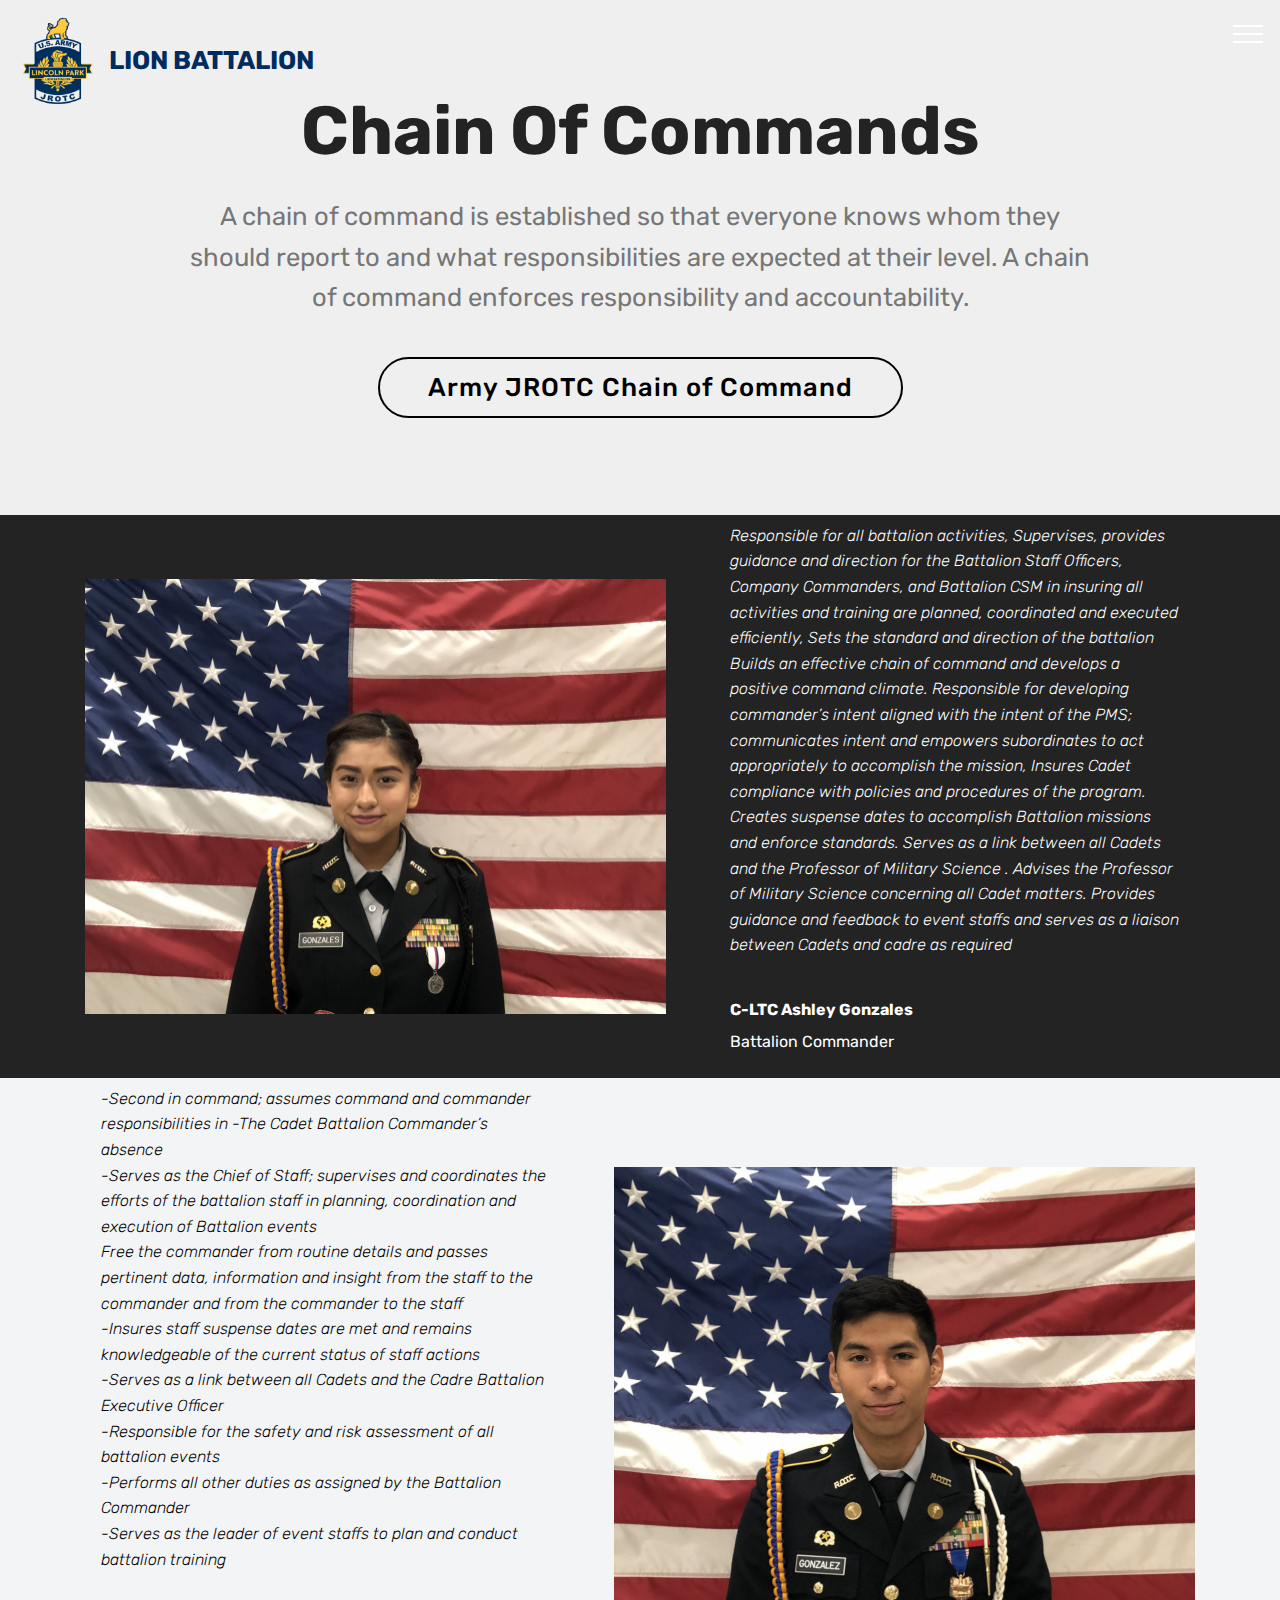
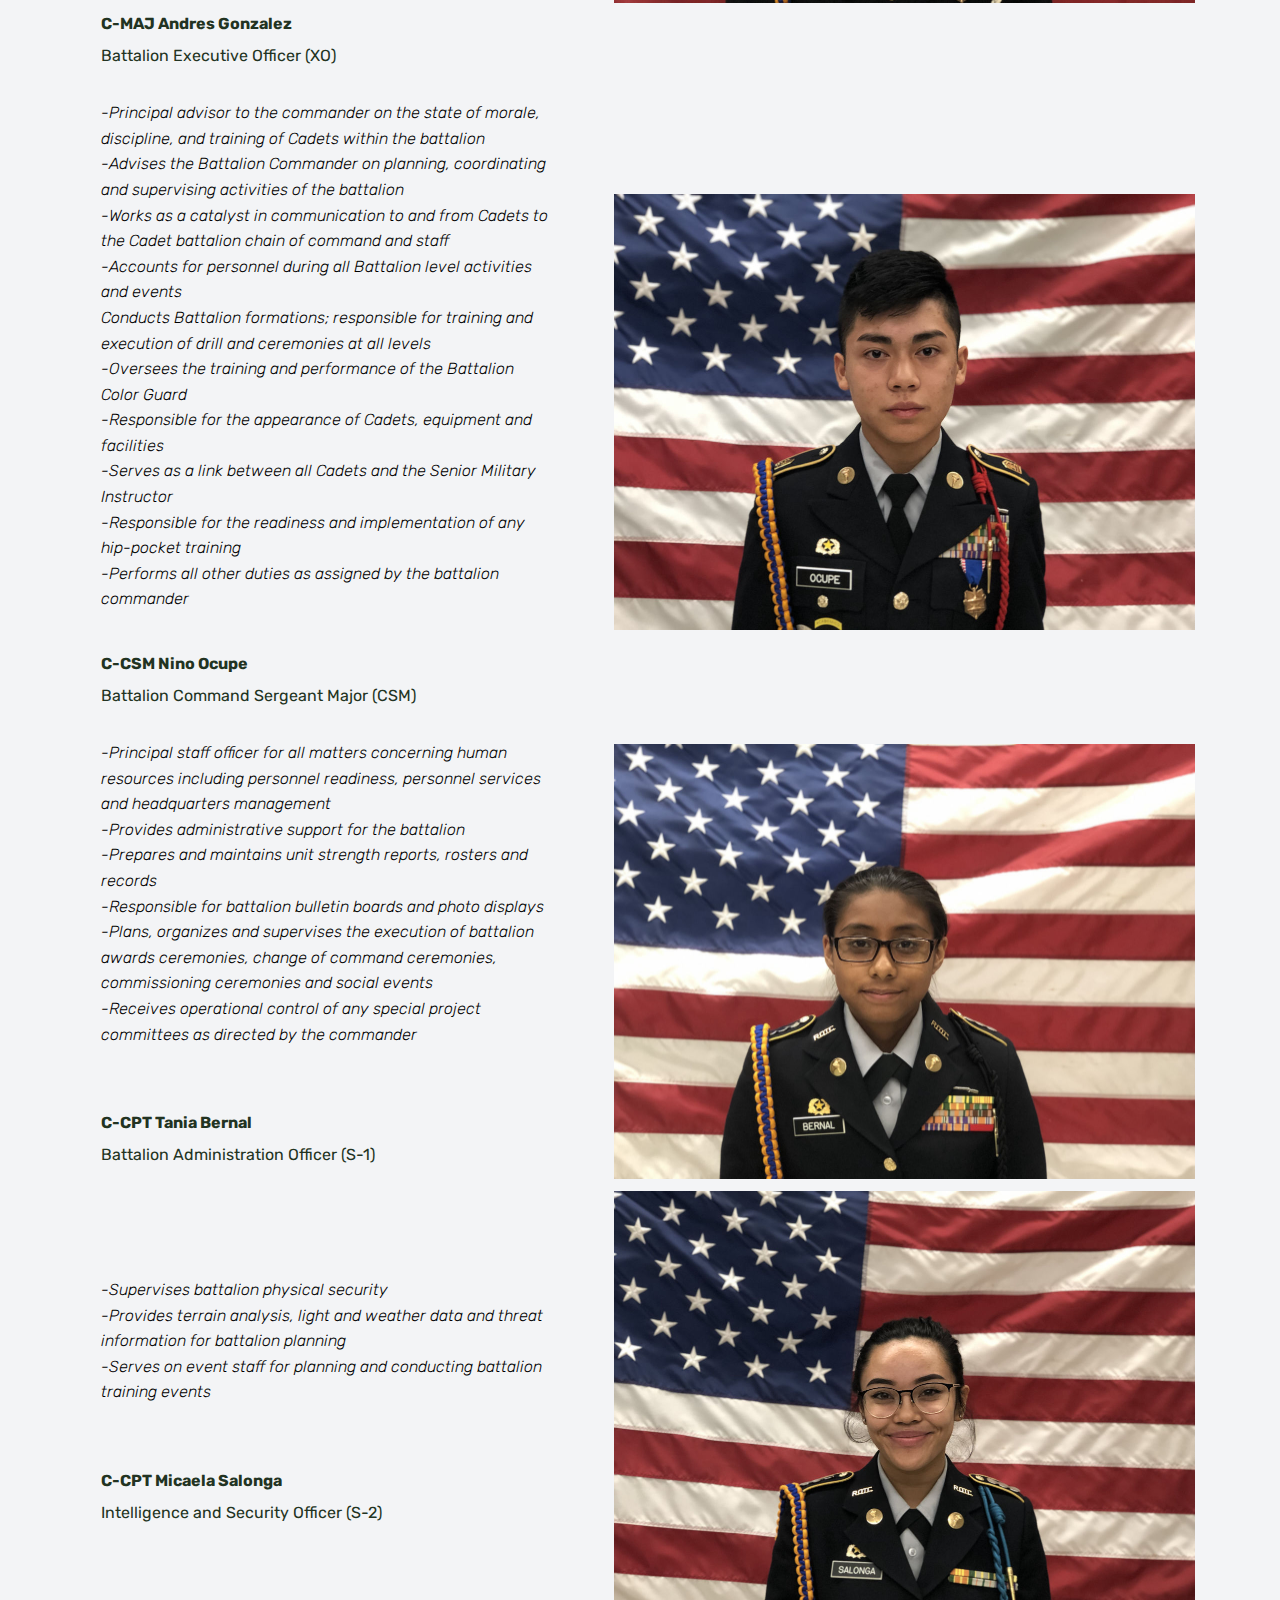
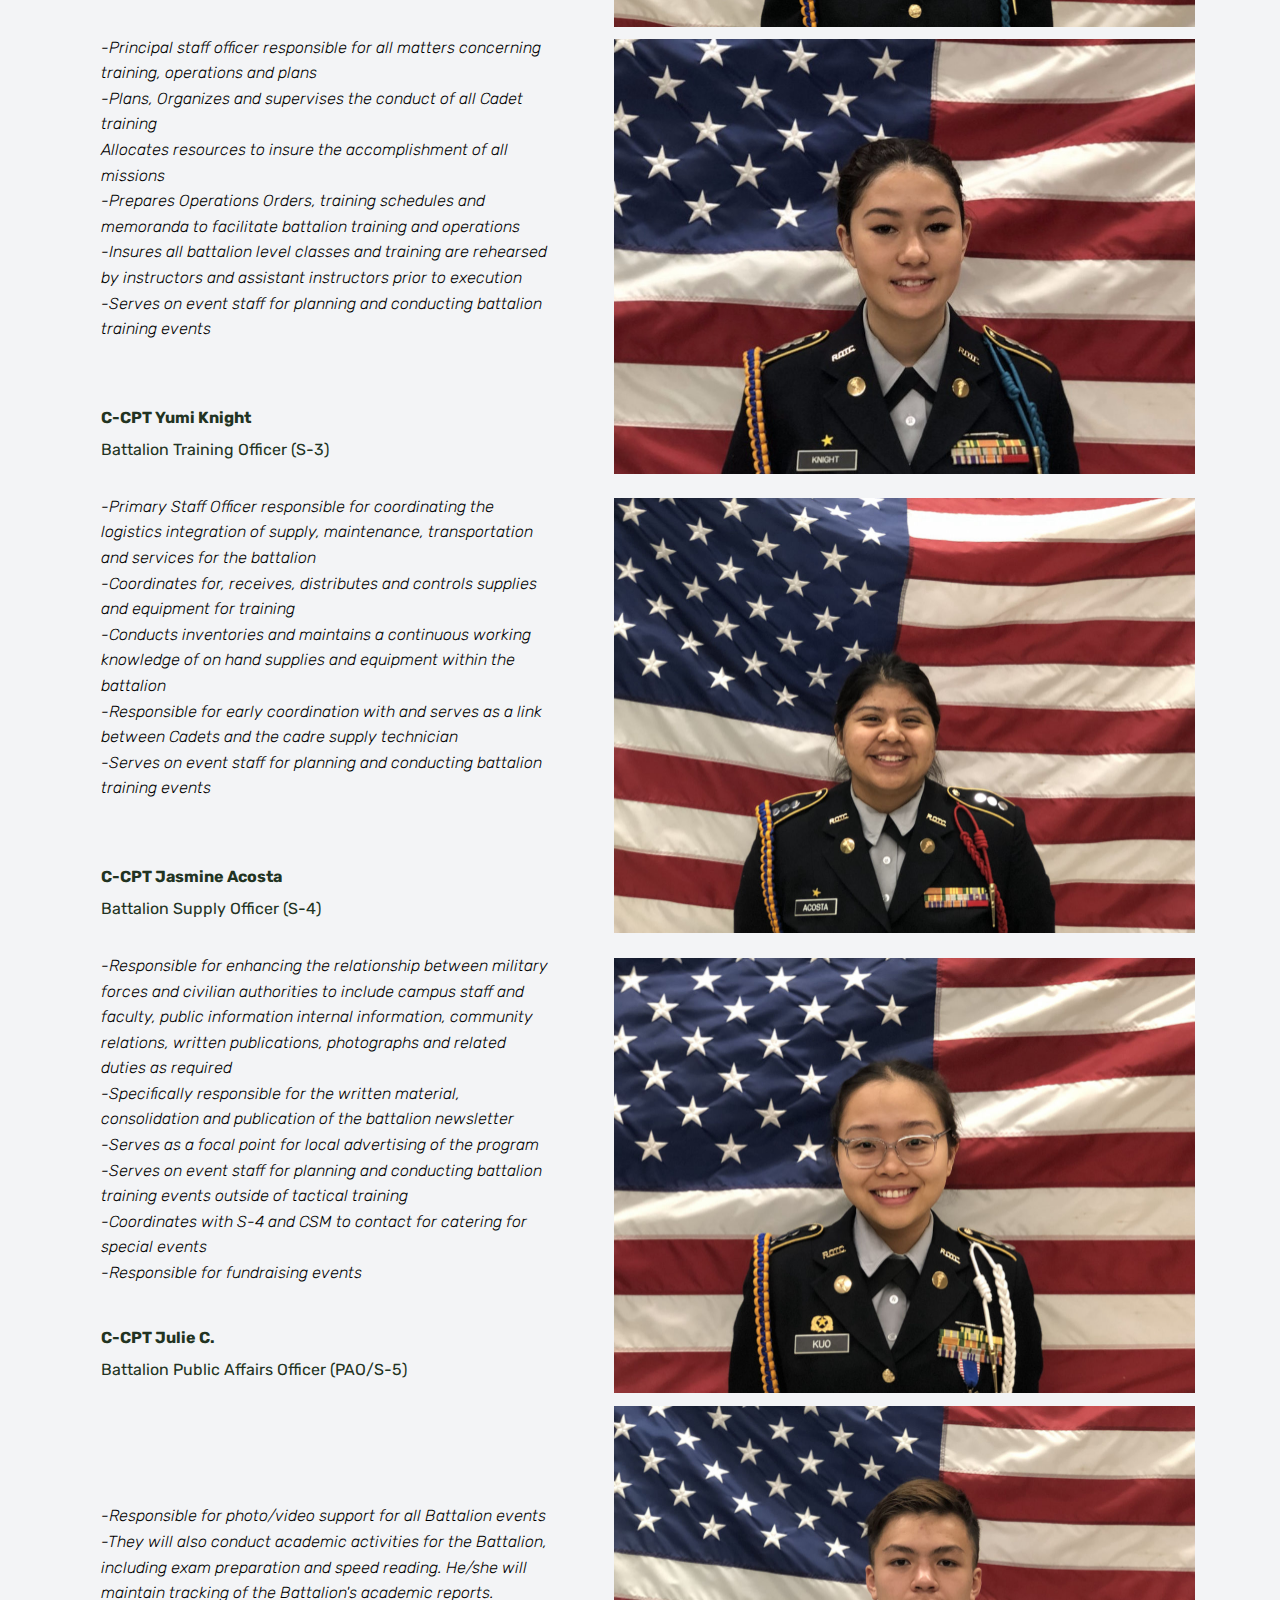
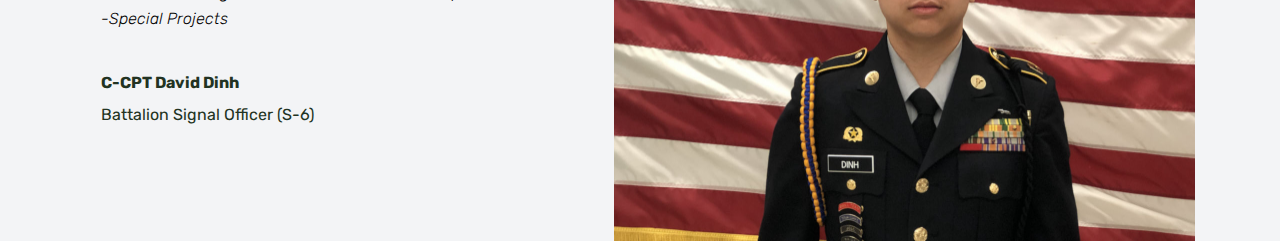
<file: page1.html>
<!DOCTYPE html>
<html  >
<head>
  <!-- Site made with Mobirise Website Builder v4.12.3, https://mobirise.com -->
  <meta charset="UTF-8">
  <meta http-equiv="X-UA-Compatible" content="IE=edge">
  <meta name="generator" content="Mobirise v4.12.3, mobirise.com">
  <meta name="viewport" content="width=device-width, initial-scale=1, minimum-scale=1">
  <link rel="shortcut icon" href="assets/images/imageedit-12-8898153004-122x161.png" type="image/x-icon">
  <meta name="description" content="Site Maker Description">
  
  
  <title>Chain Of Commands</title>
  <link rel="stylesheet" href="assets/web/assets/mobirise-icons2/mobirise2.css">
  <link rel="stylesheet" href="assets/web/assets/mobirise-icons-bold/mobirise-icons-bold.css">
  <link rel="stylesheet" href="assets/web/assets/mobirise-icons/mobirise-icons.css">
  <link rel="stylesheet" href="assets/bootstrap/css/bootstrap.min.css">
  <link rel="stylesheet" href="assets/bootstrap/css/bootstrap-grid.min.css">
  <link rel="stylesheet" href="assets/bootstrap/css/bootstrap-reboot.min.css">
  <link rel="stylesheet" href="assets/dropdown/css/style.css">
  <link rel="stylesheet" href="assets/tether/tether.min.css">
  <link rel="stylesheet" href="assets/theme/css/style.css">
  <link rel="preload" as="style" href="assets/mobirise/css/mbr-additional.css"><link rel="stylesheet" href="assets/mobirise/css/mbr-additional.css" type="text/css">
  
  
  
</head>
<body>
  <section class="menu cid-qTkzRZLJNu" once="menu" id="menu1-e">

    

    <nav class="navbar navbar-expand beta-menu navbar-dropdown align-items-center collapsed bg-color transparent">
        <button class="navbar-toggler navbar-toggler-right" type="button" data-toggle="collapse" data-target="#navbarSupportedContent" aria-controls="navbarSupportedContent" aria-expanded="false" aria-label="Toggle navigation">
            <div class="hamburger">
                <span></span>
                <span></span>
                <span></span>
                <span></span>
            </div>
        </button>
        <div class="menu-logo">
            <div class="navbar-brand">
                <span class="navbar-logo">
                    
                         <img src="assets/images/imageedit-12-8898153004-122x161.png" alt="Mobirise" title="" style="height: 6.6rem;">
                    
                </span>
                <span class="navbar-caption-wrap"><a class="navbar-caption text-primary display-4" href="index.html">LION BATTALION&nbsp;</a></span>
            </div>
        </div>
        <div class="collapse navbar-collapse" id="navbarSupportedContent">
            <ul class="navbar-nav nav-dropdown nav-right" data-app-modern-menu="true"><li class="nav-item">
                    <a class="nav-link link text-white display-4" href="index.html"><span class="mbri-home mbr-iconfont mbr-iconfont-btn" style="font-size: 30px;">&nbsp;Home</span>
                        </a>
                </li>
                <li class="nav-item"><a class="nav-link link text-white display-4" href="page4.html" target="_blank">
                        
                        Activities</a></li><li class="nav-item"><a class="nav-link link text-white display-4" href="page2.html#info4-t"><span class="mbri-search mbr-iconfont mbr-iconfont-btn" style="font-size: 30px;"></span>
                        
                        About Us
                    </a></li><li class="nav-item"><a class="nav-link link text-white display-4" href="page1.html"><span class="mbrib-users mbr-iconfont mbr-iconfont-btn" style="font-size: 35px;">&nbsp;Chain Of Command</span>
                        </a></li><li class="nav-item"><a class="nav-link link text-white display-4" href="page5.html"><span class="mobi-mbri mobi-mbri-calendar mbr-iconfont mbr-iconfont-btn" style="font-size: 30px;">&nbsp;Events</span>
                        </a></li><li class="nav-item"><a class="nav-link link text-white display-4" href="https://chicagojrotc.com/" target="_blank">
                        
                        Chicago JROTC</a></li><li class="nav-item"><a class="nav-link link text-white display-4" href="page3.html">
                        
                        Information</a></li></ul>
            
        </div>
    </nav>
</section>

<section class="engine"><a href="https://mobirise.info/z">best website templates</a></section><section class="header1 cid-rY1FTZ8uT7" id="header16-p">

    

    

    <div class="container">
        <div class="row justify-content-md-center">
            <div class="col-md-10 align-center">
                <h1 class="mbr-section-title mbr-bold pb-3 mbr-fonts-style display-1">
                    Chain Of Commands</h1>
                
                <p class="mbr-text pb-3 mbr-fonts-style display-5">
                    A chain of command is established so that everyone knows whom they should report to and what responsibilities are expected at their level. A chain of command enforces responsibility and accountability.
                </p>
                <div class="mbr-section-btn"><a class="btn btn-md btn-black-outline display-4" href="https://www.chicagojrotc.com/jrotc.jsp" target="_blank">Army JROTC Chain of Command</a></div>
            </div>
        </div>
    </div>

</section>

<section class="testimonials2 cid-rY1tvytqsN" id="testimonials2-f">

    

    

    <div class="container">
        <div class="media-container-row">
            <div class="mbr-figure pr-lg-5" style="width: 130%;">
              <img src="assets/images/img-1913-2-1162x871.jpg" alt="" title="">
            </div>
            <div class="media-content px-3 align-self-center mbr-white py-2">
                    <p class="mbr-text testimonial-text mbr-fonts-style display-7">Responsible for all battalion activities, Supervises, provides guidance and direction for the Battalion Staff Officers, Company Commanders, and Battalion CSM in insuring all activities and training are planned, coordinated and executed efficiently, Sets the standard and direction of the battalion
<br>Builds an effective chain of command and develops a positive command climate. Responsible for developing commander’s intent aligned with the intent of the PMS; communicates intent and empowers subordinates to act appropriately to accomplish the mission, Insures Cadet compliance with policies and procedures of the program. Creates suspense dates to accomplish Battalion missions and enforce standards. Serves as a link between all Cadets and the Professor of Military Science . Advises the Professor of Military Science concerning all Cadet matters. Provides guidance and feedback to event staffs and serves as a liaison between Cadets and cadre as required</p>
                    <p class="mbr-author-name pt-4 mb-2 mbr-fonts-style display-7">C-LTC Ashley Gonzales</p>
                    <p class="mbr-author-desc mbr-fonts-style display-7">Battalion Commander</p>
            </div>
        </div>
    </div>
</section>

<section class="testimonials3 cid-rY1tvI7NGt" id="testimonials3-g">

    

    

    <div class="container">
        <div class="media-container-row">
            <div class="media-content px-3 align-self-center mbr-white py-2">
                <p class="mbr-text testimonial-text mbr-fonts-style display-7">-Second in command; assumes command and commander responsibilities in -The Cadet Battalion Commander’s absence
<br>-Serves as the Chief of Staff; supervises and coordinates the efforts of the battalion staff in planning, coordination and execution of Battalion events
<br>Free the commander from routine details and passes pertinent data, information and insight from the staff to the commander and from the commander to the staff
<br>-Insures staff suspense dates are met and remains knowledgeable of the current status of staff actions
<br>-Serves as a link between all Cadets and the Cadre Battalion Executive Officer
<br>-Responsible for the safety and risk assessment of all battalion events
<br>-Performs all other duties as assigned by the Battalion Commander
<br>-Serves as the leader of event staffs to plan and conduct battalion training</p>
                <p class="mbr-author-name pt-4 mb-2 mbr-fonts-style display-7">C-MAJ Andres Gonzalez</p>
                <p class="mbr-author-desc mbr-fonts-style display-7">
                   Battalion Executive Officer (XO)
                </p>
            </div>

            <div class="mbr-figure pl-lg-5" style="width: 130%;">
              <img src="assets/images/img-1904-3-1162x871.jpg" alt="" title="">
            </div>
        </div>
    </div>
</section>

<section class="testimonials3 cid-rY1tvRVCg5" id="testimonials3-h">

    

    

    <div class="container">
        <div class="media-container-row">
            <div class="media-content px-3 align-self-center mbr-white py-2">
                <p class="mbr-text testimonial-text mbr-fonts-style display-7">-Principal advisor to the commander on the state of morale, discipline, and training of Cadets within the battalion
<br>-Advises the Battalion Commander on planning, coordinating and supervising activities of the battalion
<br>-Works as a catalyst in communication to and from Cadets to the Cadet battalion chain of command and staff
<br>-Accounts for personnel during all Battalion level activities and events
<br>Conducts Battalion formations; responsible for training and execution of drill and ceremonies at all levels
<br>-Oversees the training and performance of the Battalion Color Guard
<br>-Responsible for the appearance of Cadets, equipment and facilities
<br>-Serves as a link between all Cadets and the Senior Military Instructor
<br>-Responsible for the readiness and implementation of any hip-pocket training
<br>-Performs all other duties as assigned by the battalion commander</p>
                <p class="mbr-author-name pt-4 mb-2 mbr-fonts-style display-7">C-CSM Nino Ocupe
                </p>
                <p class="mbr-author-desc mbr-fonts-style display-7">
                   Battalion Command Sergeant Major (CSM)
                </p>
            </div>

            <div class="mbr-figure pl-lg-5" style="width: 130%;">
              <img src="assets/images/img-1893-2-1162x871.jpg" alt="" title="">
            </div>
        </div>
    </div>
</section>

<section class="testimonials3 cid-rY1twrRXjl" id="testimonials3-i">

    

    

    <div class="container">
        <div class="media-container-row">
            <div class="media-content px-3 align-self-center mbr-white py-2">
                <p class="mbr-text testimonial-text mbr-fonts-style display-7">-Principal staff officer for all matters concerning human resources including personnel readiness, personnel services and headquarters management
<br>-Provides administrative support for the battalion
<br>-Prepares and maintains unit strength reports, rosters and records
<br>-Responsible for battalion bulletin boards and photo displays
<br>-Plans, organizes and supervises the execution of battalion awards ceremonies, change of command ceremonies, commissioning ceremonies and social events
<br>-Receives operational control of any special project committees as directed by the commander</p>
                <p class="mbr-author-name pt-4 mb-2 mbr-fonts-style display-7"><br>C-CPT Tania Bernal</p>
                <p class="mbr-author-desc mbr-fonts-style display-7">
                   Battalion Administration Officer (S-1)
                </p>
            </div>

            <div class="mbr-figure pl-lg-5" style="width: 130%;">
              <img src="assets/images/img-1909-2-1162x871.jpg" alt="" title="">
            </div>
        </div>
    </div>
</section>

<section class="testimonials3 cid-rY1twCoP7s" id="testimonials3-j">

    

    

    <div class="container">
        <div class="media-container-row">
            <div class="media-content px-3 align-self-center mbr-white py-2">
                <p class="mbr-text testimonial-text mbr-fonts-style display-7">-Supervises battalion physical security
<br>-Provides terrain analysis, light and weather data and threat information for battalion planning
<br>-Serves on event staff for planning and conducting battalion training events</p>
                <p class="mbr-author-name pt-4 mb-2 mbr-fonts-style display-7"><br>C-CPT Micaela Salonga</p>
                <p class="mbr-author-desc mbr-fonts-style display-7">
                   Intelligence and Security Officer (S-2)
                </p>
            </div>

            <div class="mbr-figure pl-lg-5" style="width: 130%;">
              <img src="assets/images/img-1928-2-1162x871.jpg" alt="" title="">
            </div>
        </div>
    </div>
</section>

<section class="testimonials3 cid-rY1twNuOVz" id="testimonials3-k">

    

    

    <div class="container">
        <div class="media-container-row">
            <div class="media-content px-3 align-self-center mbr-white py-2">
                <p class="mbr-text testimonial-text mbr-fonts-style display-7">-Principal staff officer responsible for all matters concerning training, operations and plans
<br>-Plans, Organizes and supervises the conduct of all Cadet training
<br>Allocates resources to insure the accomplishment of all missions
<br>-Prepares Operations Orders, training schedules and memoranda to facilitate battalion training and operations
<br>-Insures all battalion level classes and training are rehearsed by instructors and assistant instructors prior to execution
<br>-Serves on event staff for planning and conducting battalion training events</p>
                <p class="mbr-author-name pt-4 mb-2 mbr-fonts-style display-7"><br>C-CPT Yumi Knight</p>
                <p class="mbr-author-desc mbr-fonts-style display-7">
                   Battalion Training Officer (S-3)
                </p>
            </div>

            <div class="mbr-figure pl-lg-5" style="width: 130%;">
              <img src="assets/images/img-1919-2-1162x871.jpeg" alt="" title="">
            </div>
        </div>
    </div>
</section>

<section class="testimonials3 cid-rY1zauMH4Z" id="testimonials3-m">

    

    

    <div class="container">
        <div class="media-container-row">
            <div class="media-content px-3 align-self-center mbr-white py-2">
                <p class="mbr-text testimonial-text mbr-fonts-style display-7">-Primary Staff Officer responsible for coordinating the logistics integration of supply, maintenance, transportation and services for the battalion
<br>-Coordinates for, receives, distributes and controls supplies and equipment for training
<br>-Conducts inventories and maintains a continuous working knowledge of on hand supplies and equipment within the battalion
<br>-Responsible for early coordination with and serves as a link between Cadets and the cadre supply technician
<br>-Serves on event staff for planning and conducting battalion training events</p>
                <p class="mbr-author-name pt-4 mb-2 mbr-fonts-style display-7"><br>C-CPT Jasmine Acosta</p>
                <p class="mbr-author-desc mbr-fonts-style display-7">
                   Battalion Supply Officer (S-4)
                </p>
            </div>

            <div class="mbr-figure pl-lg-5" style="width: 130%;">
              <img src="assets/images/img-1921-2-1162x871.jpg" alt="" title="">
            </div>
        </div>
    </div>
</section>

<section class="testimonials3 cid-rY1zcD87td" id="testimonials3-n">

    

    

    <div class="container">
        <div class="media-container-row">
            <div class="media-content px-3 align-self-center mbr-white py-2">
                <p class="mbr-text testimonial-text mbr-fonts-style display-7">-Responsible for enhancing the relationship between military forces and civilian authorities to include campus staff and faculty, public information internal information, community relations, written publications, photographs and related duties as required
<br>-Specifically responsible for the written material, consolidation and publication of the battalion newsletter
<br>-Serves as a focal point for local advertising of the program
<br>-Serves on event staff for planning and conducting battalion training events outside of tactical training
<br>-Coordinates with S-4 and CSM to contact for catering for special events
<br>-Responsible for fundraising events</p>
                <p class="mbr-author-name pt-4 mb-2 mbr-fonts-style display-7">
                   C-CPT Julie C.
                </p>
                <p class="mbr-author-desc mbr-fonts-style display-7">
                   Battalion Public Affairs Officer (PAO/S-5)
                </p>
            </div>

            <div class="mbr-figure pl-lg-5" style="width: 130%;">
              <img src="assets/images/img-1899-2-1162x871.jpg" alt="" title="">
            </div>
        </div>
    </div>
</section>

<section class="testimonials3 cid-rY1zcMEloH" id="testimonials3-o">

    

    

    <div class="container">
        <div class="media-container-row">
            <div class="media-content px-3 align-self-center mbr-white py-2">
                <p class="mbr-text testimonial-text mbr-fonts-style display-7">-Responsible for photo/video support for all Battalion events&nbsp;<br>-They will also conduct academic activities for the Battalion, including exam preparation and speed reading. He/she will maintain tracking of the Battalion's academic reports.<br>-Special Projects</p>
                <p class="mbr-author-name pt-4 mb-2 mbr-fonts-style display-7">
                   C-CPT David Dinh
                </p>
                <p class="mbr-author-desc mbr-fonts-style display-7">
                   Battalion Signal Officer (S-6)
                </p>
            </div>

            <div class="mbr-figure pl-lg-5" style="width: 130%;">
              <img src="assets/images/img-1941-2-1162x871.jpg" alt="" title="">
            </div>
        </div>
    </div>
</section>


  <script src="assets/web/assets/jquery/jquery.min.js"></script>
  <script src="assets/popper/popper.min.js"></script>
  <script src="assets/bootstrap/js/bootstrap.min.js"></script>
  <script src="assets/dropdown/js/nav-dropdown.js"></script>
  <script src="assets/dropdown/js/navbar-dropdown.js"></script>
  <script src="assets/touchswipe/jquery.touch-swipe.min.js"></script>
  <script src="assets/tether/tether.min.js"></script>
  <script src="assets/smoothscroll/smooth-scroll.js"></script>
  <script src="assets/theme/js/script.js"></script>
  
  
</body>
</html>
</file>
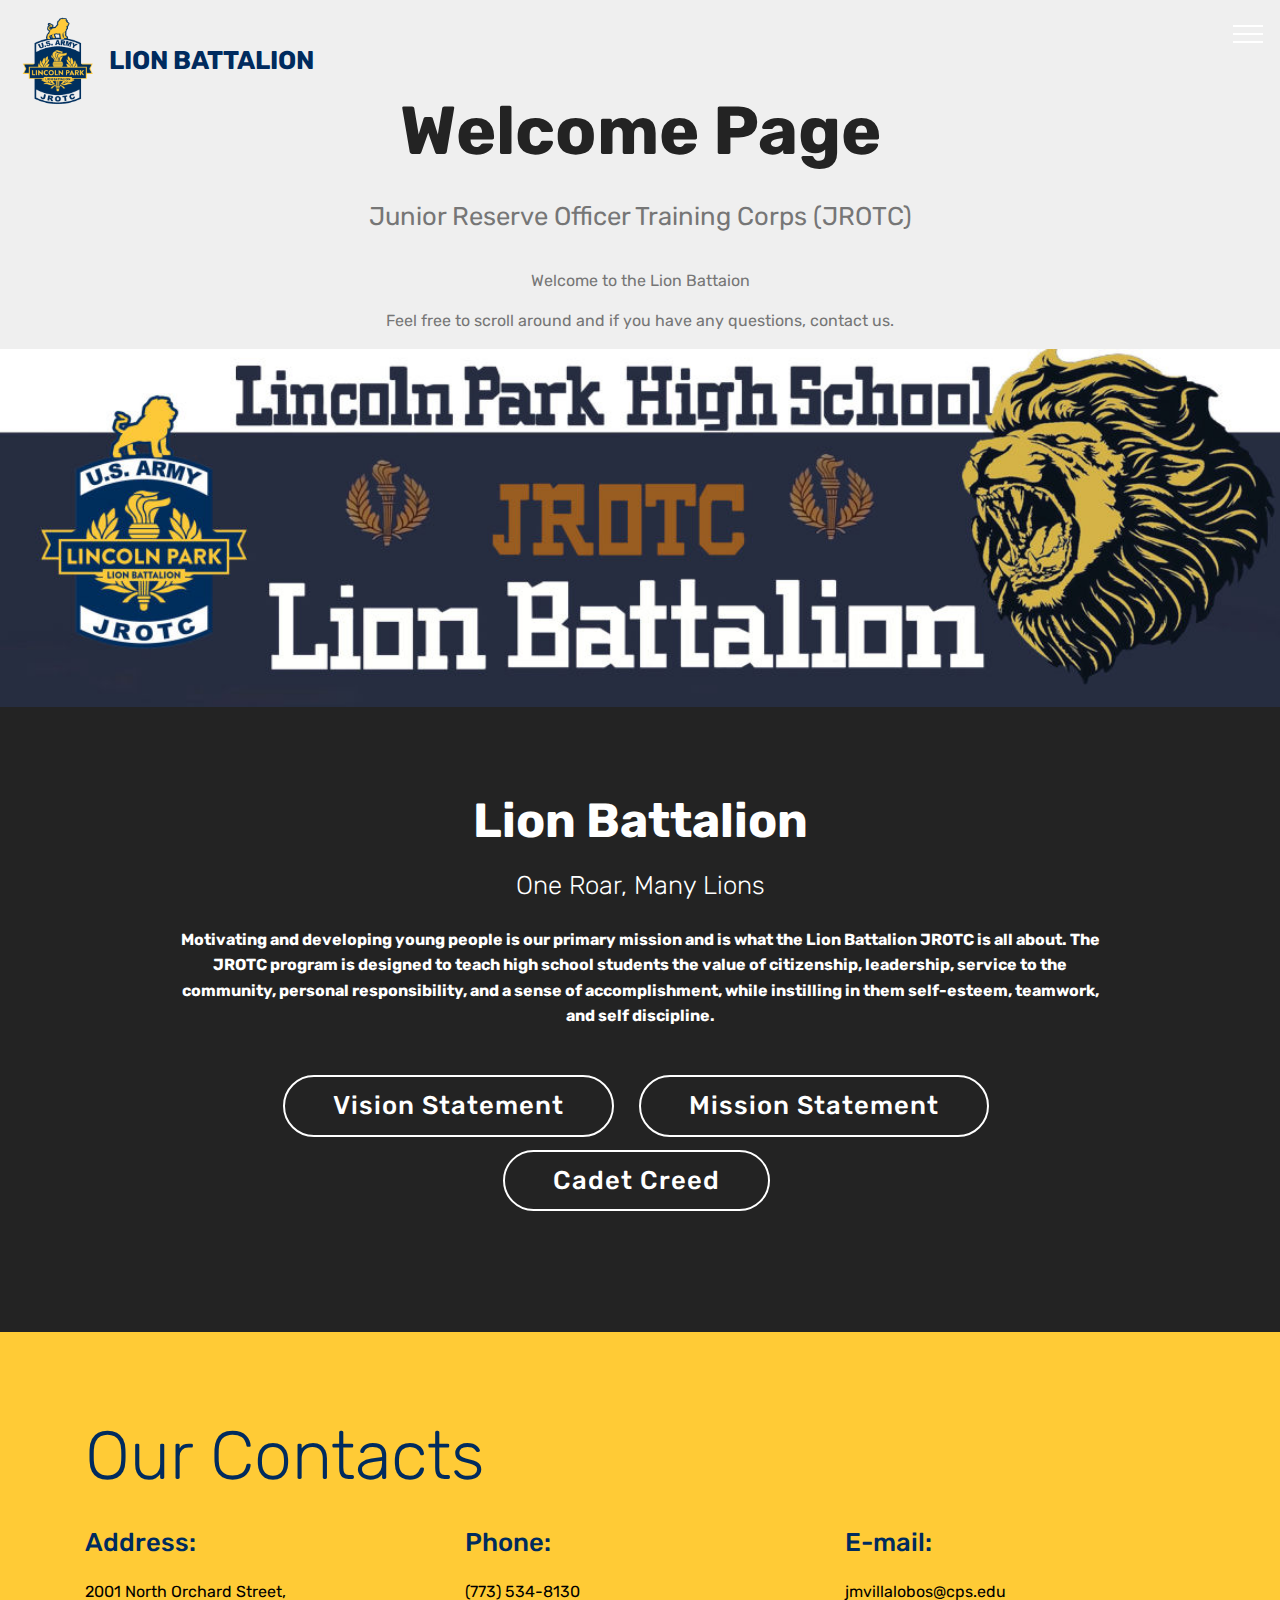
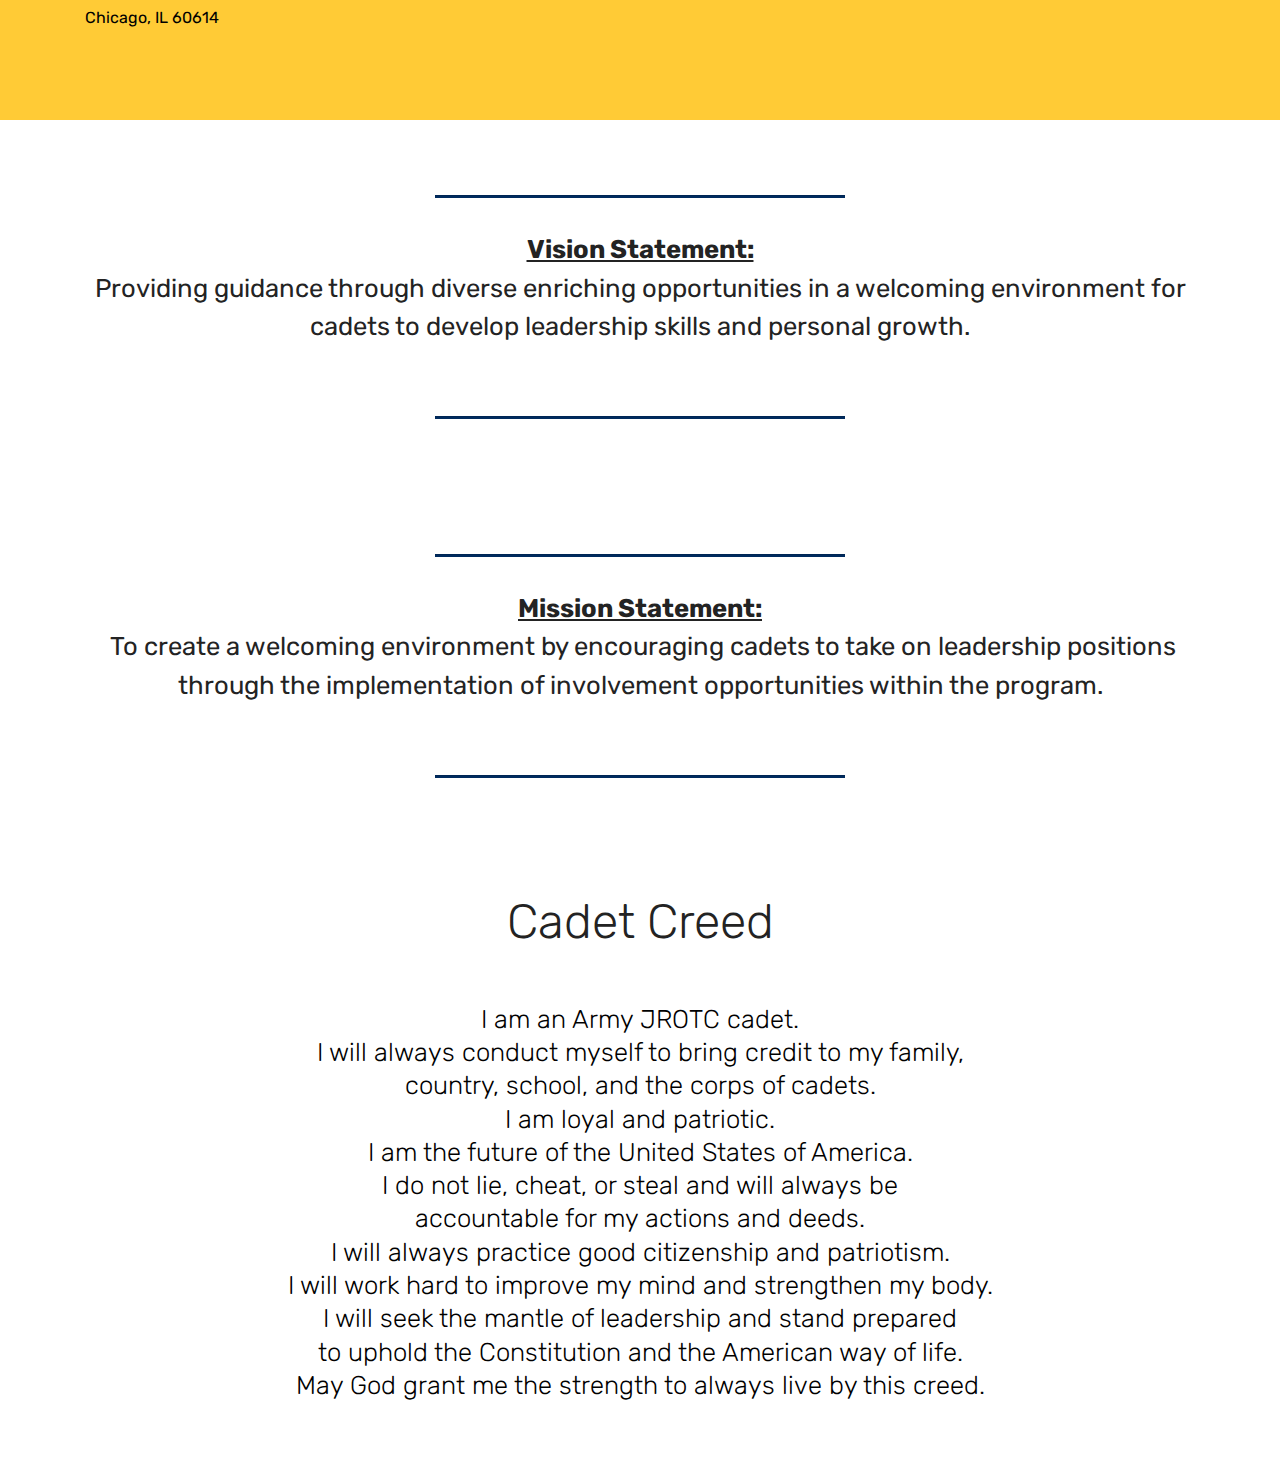
<file: page2.html>
<!DOCTYPE html>
<html  >
<head>
  <!-- Site made with Mobirise Website Builder v4.12.3, https://mobirise.com -->
  <meta charset="UTF-8">
  <meta http-equiv="X-UA-Compatible" content="IE=edge">
  <meta name="generator" content="Mobirise v4.12.3, mobirise.com">
  <meta name="viewport" content="width=device-width, initial-scale=1, minimum-scale=1">
  <link rel="shortcut icon" href="assets/images/imageedit-12-8898153004-122x161.png" type="image/x-icon">
  <meta name="description" content="Web Site Generator Description">
  
  
  <title>Welcome Page</title>
  <link rel="stylesheet" href="assets/web/assets/mobirise-icons2/mobirise2.css">
  <link rel="stylesheet" href="assets/web/assets/mobirise-icons-bold/mobirise-icons-bold.css">
  <link rel="stylesheet" href="assets/web/assets/mobirise-icons/mobirise-icons.css">
  <link rel="stylesheet" href="assets/bootstrap/css/bootstrap.min.css">
  <link rel="stylesheet" href="assets/bootstrap/css/bootstrap-grid.min.css">
  <link rel="stylesheet" href="assets/bootstrap/css/bootstrap-reboot.min.css">
  <link rel="stylesheet" href="assets/tether/tether.min.css">
  <link rel="stylesheet" href="assets/dropdown/css/style.css">
  <link rel="stylesheet" href="assets/theme/css/style.css">
  <link rel="preload" as="style" href="assets/mobirise/css/mbr-additional.css"><link rel="stylesheet" href="assets/mobirise/css/mbr-additional.css" type="text/css">
  
  
  
</head>
<body>
  <section class="menu cid-qTkzRZLJNu" once="menu" id="menu1-q">

    

    <nav class="navbar navbar-expand beta-menu navbar-dropdown align-items-center collapsed bg-color transparent">
        <button class="navbar-toggler navbar-toggler-right" type="button" data-toggle="collapse" data-target="#navbarSupportedContent" aria-controls="navbarSupportedContent" aria-expanded="false" aria-label="Toggle navigation">
            <div class="hamburger">
                <span></span>
                <span></span>
                <span></span>
                <span></span>
            </div>
        </button>
        <div class="menu-logo">
            <div class="navbar-brand">
                <span class="navbar-logo">
                    
                         <img src="assets/images/imageedit-12-8898153004-122x161.png" alt="Mobirise" title="" style="height: 6.6rem;">
                    
                </span>
                <span class="navbar-caption-wrap"><a class="navbar-caption text-primary display-4" href="index.html">LION BATTALION&nbsp;</a></span>
            </div>
        </div>
        <div class="collapse navbar-collapse" id="navbarSupportedContent">
            <ul class="navbar-nav nav-dropdown nav-right" data-app-modern-menu="true"><li class="nav-item">
                    <a class="nav-link link text-white display-4" href="index.html"><span class="mbri-home mbr-iconfont mbr-iconfont-btn" style="font-size: 30px;">&nbsp;Home</span>
                        </a>
                </li>
                <li class="nav-item"><a class="nav-link link text-white display-4" href="page4.html" target="_blank">
                        
                        Activities</a></li><li class="nav-item"><a class="nav-link link text-white display-4" href="page2.html#info4-t"><span class="mbri-search mbr-iconfont mbr-iconfont-btn" style="font-size: 30px;"></span>
                        
                        About Us
                    </a></li><li class="nav-item"><a class="nav-link link text-white display-4" href="page1.html"><span class="mbrib-users mbr-iconfont mbr-iconfont-btn" style="font-size: 35px;">&nbsp;Chain Of Command</span>
                        </a></li><li class="nav-item"><a class="nav-link link text-white display-4" href="page5.html"><span class="mobi-mbri mobi-mbri-calendar mbr-iconfont mbr-iconfont-btn" style="font-size: 30px;">&nbsp;Events</span>
                        </a></li><li class="nav-item"><a class="nav-link link text-white display-4" href="https://chicagojrotc.com/" target="_blank">
                        
                        Chicago JROTC</a></li><li class="nav-item"><a class="nav-link link text-white display-4" href="page3.html">
                        
                        Information</a></li></ul>
            
        </div>
    </nav>
</section>

<section class="engine"><a href="https://mobirise.info/r">free bootstrap template</a></section><section class="header1 cid-rY1JmTM3n8" id="header16-r">

    

    

    <div class="container">
        <div class="row justify-content-md-center">
            <div class="col-md-10 align-center">
                <h1 class="mbr-section-title mbr-bold pb-3 mbr-fonts-style display-1">
                    Welcome Page</h1>
                
                <p class="mbr-text pb-3 mbr-fonts-style display-5">Junior Reserve Officer Training Corps (JROTC)</p><p>Welcome to the Lion Battaion</p><p>Feel free to scroll around and if you have any questions, contact us.</p>
                
            </div>
        </div>
    </div>

</section>

<section class="cid-rY1JVbOSnE" id="image2-s">

    

    <figure class="mbr-figure">
        <div class="image-block" style="width: 52%;">
            <img src="assets/images/untitled-artwork-1156x324.jpg" alt="Mobirise" title="">
            <figcaption class="mbr-figure-caption mbr-figure-caption-over">
                <div class="pb-5 px-3 mbr-white align-center mbr-fonts-style display-1"></div>
            </figcaption>
        </div>
    </figure>
</section>

<section class="mbr-section info4 cid-rY1KrFNw5n" data-bg-video="http://www.youtube.com/watch?v=uNCr7NdOJgw" id="info4-t">

    

    <div class="mbr-overlay" style="opacity: 1; background-color: rgb(35, 35, 35);">
    </div>
    <div class="container">
        <div class="justify-content-center row">
            <div class="media-container-column title col-12 col-md-10">
                <h2 class="align-right mbr-bold mbr-white pb-3 mbr-fonts-style display-2">Lion Battalion</h2>
                <h3 class="mbr-section-subtitle align-right mbr-light mbr-white pb-3 mbr-fonts-style display-5">
                    One Roar, Many Lions</h3>
                <p class="mbr-text align-right mbr-white mbr-fonts-style display-7"><strong>
                    Motivating and developing young people is our primary mission&nbsp;and is what the Lion Battalion JROTC is all about.&nbsp;The JROTC program is designed to teach high school students the value of citizenship, leadership, service to the community, personal responsibility, and a sense of accomplishment, while instilling in them self-esteem, teamwork, and self discipline.</strong></p>
                <div class="mbr-section-btn align-right py-4"><a class="btn btn-white-outline display-4" href="page2.html#content9-v">Vision Statement</a>
                    <a class="btn btn-white-outline display-4" href="page2.html#content9-x">Mission Statement</a> <a class="btn btn-white-outline display-4" href="page2.html#content4-z">Cadet Creed</a></div>
            </div>
        </div>
    </div>
</section>

<section class="mbr-section contacts2 cid-rY1L5o62vC" id="contacts2-u">
    <!---->
    
    <!---->
    <!--Overlay-->
    
    <!--Container-->
    <div class="container">
        <div class="row">
            <!--Titles-->
            <div class="title col-12">
                <h2 class="align-left mbr-fonts-style display-1">
                    Our Contacts
                </h2>
                
            </div>
            <div class="col-12">
                <div class="row justify-content-center">
                    <div class="col-12 col-md-4">
                        <div class="b b-adress">
                            <h5 class="align-left mbr-fonts-style m-0 display-5">
                                Address:
                            </h5>
                            <p class="mbr-text align-left mbr-fonts-style display-7">2001 North Orchard Street,
<br>Chicago, IL 60614</p>
                        </div>
                    </div>
                    <div class="col-12 col-md-4">
                        <div class="b b-phone">
                            <h5 class="align-left mbr-fonts-style m-0 display-5">
                                Phone:
                            </h5>
                            <p class="mbr-text align-left mbr-fonts-style display-7">
                                (773) 534-8130
                            </p>
                        </div>
                    </div>
                    <div class="col-12 col-md-4">
                        <div class="b b-mail">
                            <h5 class="align-left mbr-fonts-style m-0 display-5">
                                E-mail:
                            </h5>
                            <p class="mbr-text align-left mbr-fonts-style display-7">
                                jmvillalobos@cps.edu
                            </p>
                        </div>
                    </div>
                </div>
            </div>
        </div>
    </div>
</section>

<section class="mbr-section article content9 cid-rY1LrtwFto" id="content9-v">
    
     

    <div class="container">
        <div class="inner-container" style="width: 100%;">
            <hr class="line" style="width: 37%;">
            <div class="section-text align-center mbr-fonts-style display-5"><u><strong>Vision Statement: </strong></u>
<div>Providing guidance through diverse enriching opportunities in a welcoming environment for cadets to develop leadership skills and personal growth.
</div><div><br></div></div>
            <hr class="line" style="width: 37%;">
        </div>
        </div>
</section>

<section class="mbr-section article content9 cid-rY1Lv6QnwV" id="content9-x">
    
     

    <div class="container">
        <div class="inner-container" style="width: 100%;">
            <hr class="line" style="width: 37%;">
            <div class="section-text align-center mbr-fonts-style display-5"><strong><u>Mission Statement:
</u></strong><div>&nbsp;To create a welcoming environment by encouraging cadets to take on leadership positions through the implementation of involvement opportunities within the program.
</div><div><br></div></div>
            <hr class="line" style="width: 37%;">
        </div>
        </div>
</section>

<section class="mbr-section content4 cid-rY1MOjW5lk" id="content4-z">

    

    <div class="container">
        <div class="media-container-row">
            <div class="title col-12 col-md-8">
                <h2 class="align-center pb-3 mbr-fonts-style display-2">Cadet Creed</h2>
                <h3 class="mbr-section-subtitle align-center mbr-light mbr-fonts-style display-5">
                    
                <div><br></div><div>I am an Army JROTC cadet.
</div><div>I will always conduct myself to bring credit to my family,
</div><div>country, school, and the corps of cadets.
</div><div>I am loyal and patriotic.
</div><div>I am the future of the United States of America.
</div><div>I do not lie, cheat, or steal and will always be
</div><div>accountable for my actions and deeds.
</div><div>I will always practice good citizenship and patriotism.
</div><div>I will work hard to improve my mind and strengthen my body.
</div><div>I will seek the mantle of leadership and stand prepared
</div><div>to uphold the Constitution and the American way of life.
</div><div>May God grant me the strength to always live by this creed.</div></h3>
                
            </div>
        </div>
    </div>
</section>


  <script src="assets/web/assets/jquery/jquery.min.js"></script>
  <script src="assets/popper/popper.min.js"></script>
  <script src="assets/bootstrap/js/bootstrap.min.js"></script>
  <script src="assets/smoothscroll/smooth-scroll.js"></script>
  <script src="assets/touchswipe/jquery.touch-swipe.min.js"></script>
  <script src="assets/ytplayer/jquery.mb.ytplayer.min.js"></script>
  <script src="assets/vimeoplayer/jquery.mb.vimeo_player.js"></script>
  <script src="assets/tether/tether.min.js"></script>
  <script src="assets/dropdown/js/nav-dropdown.js"></script>
  <script src="assets/dropdown/js/navbar-dropdown.js"></script>
  <script src="assets/theme/js/script.js"></script>
  
  
</body>
</html>
</file>
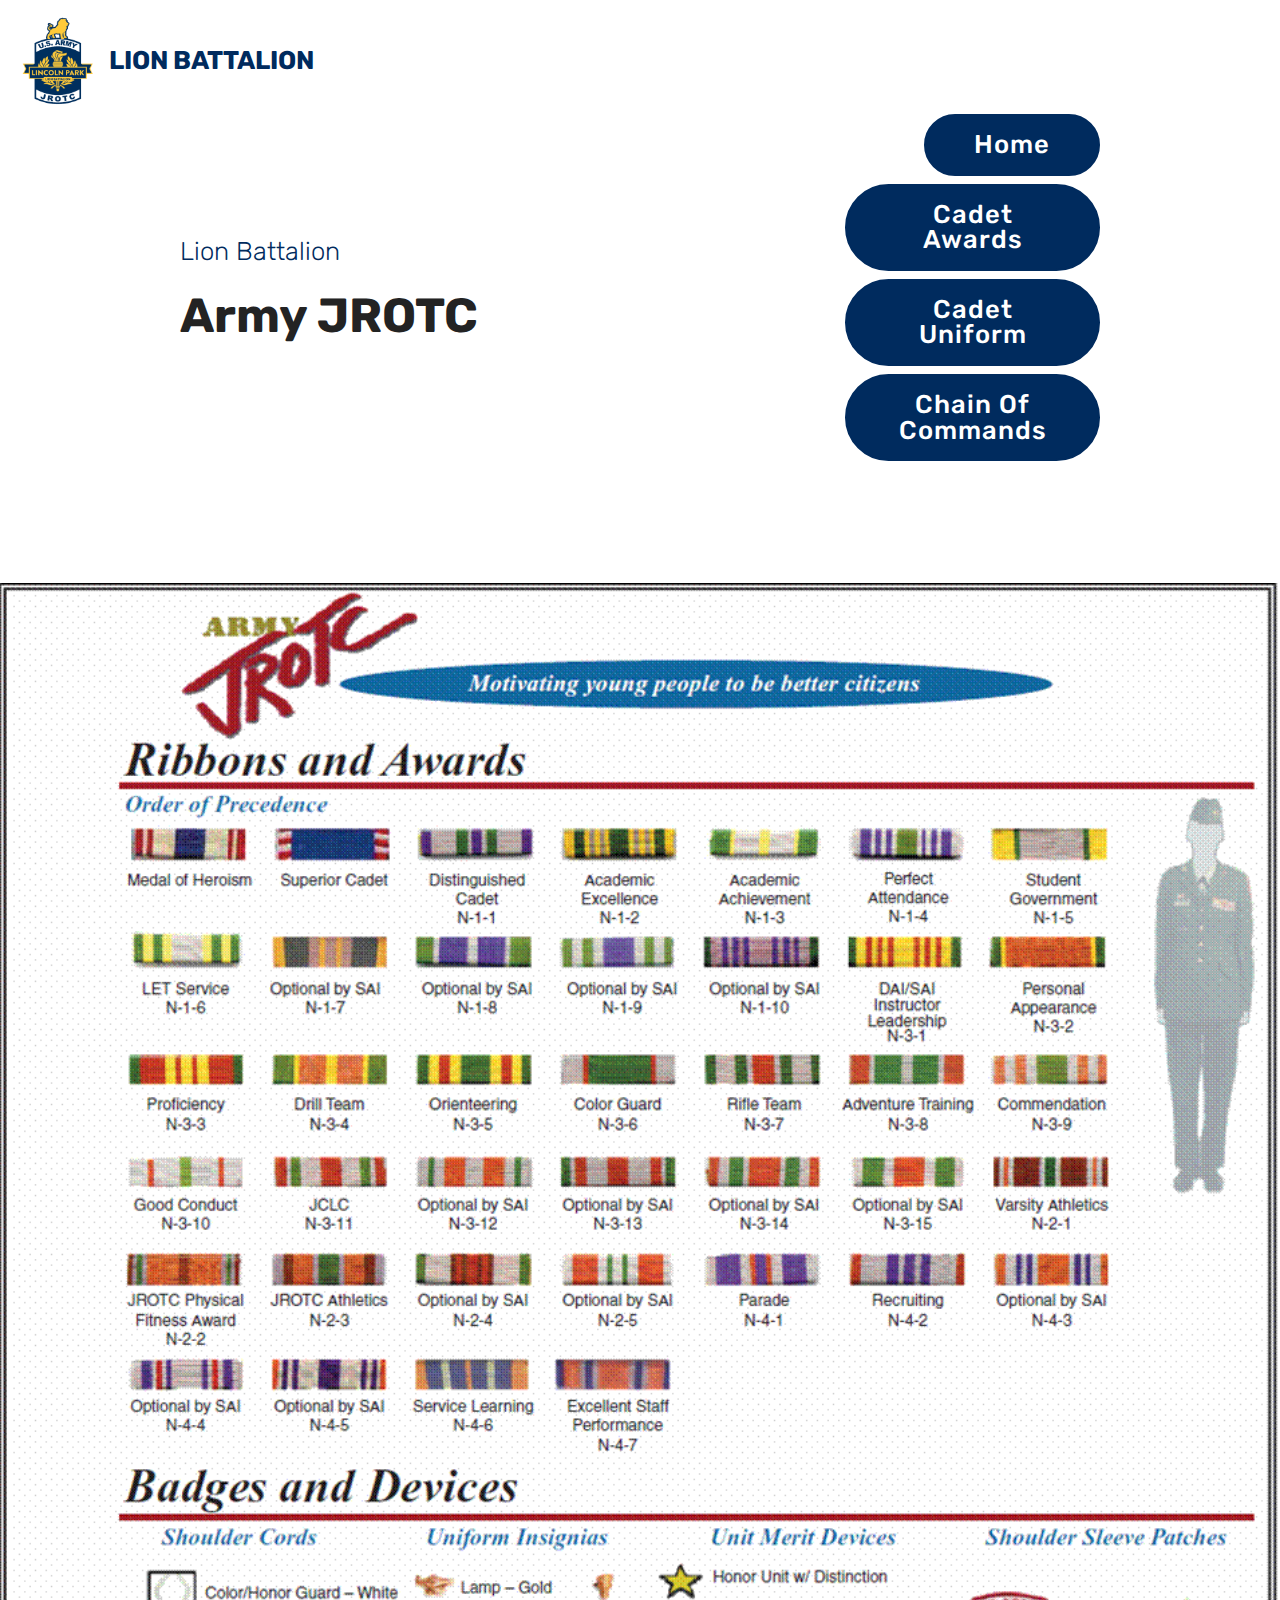
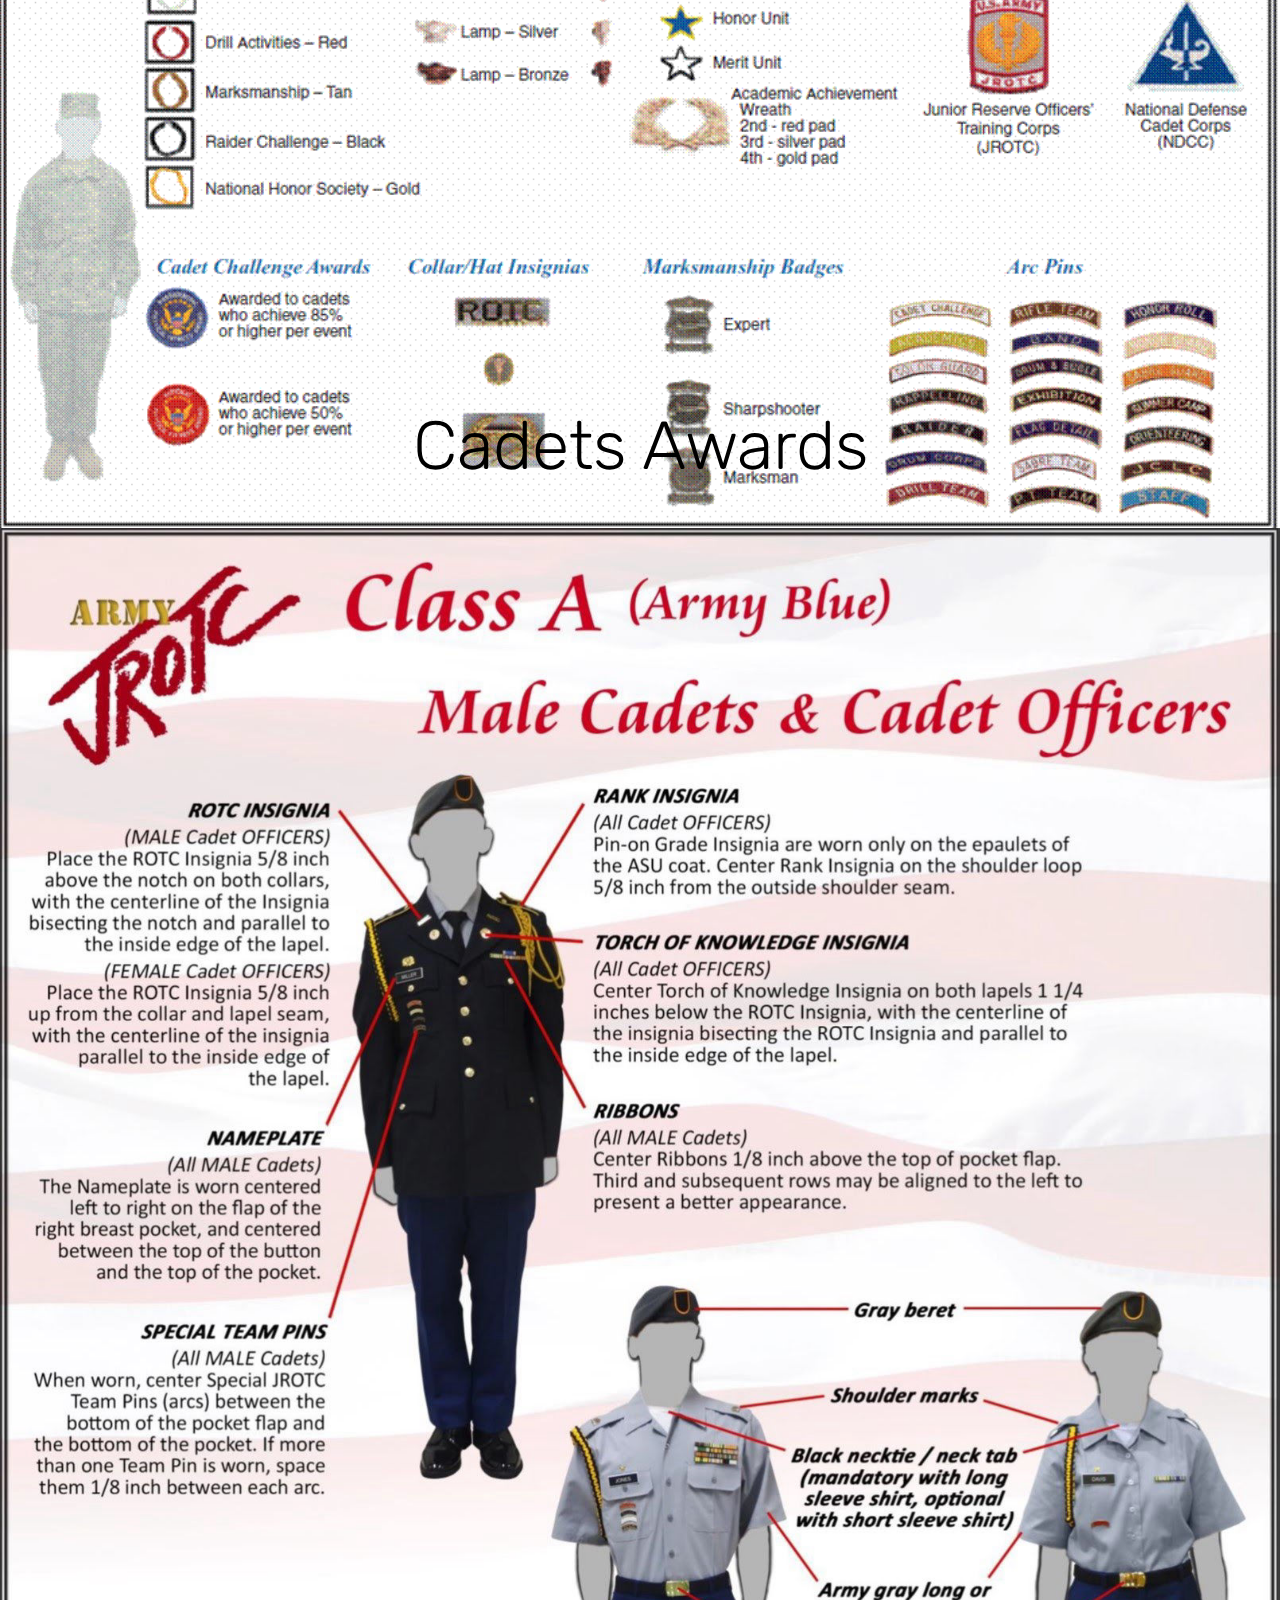
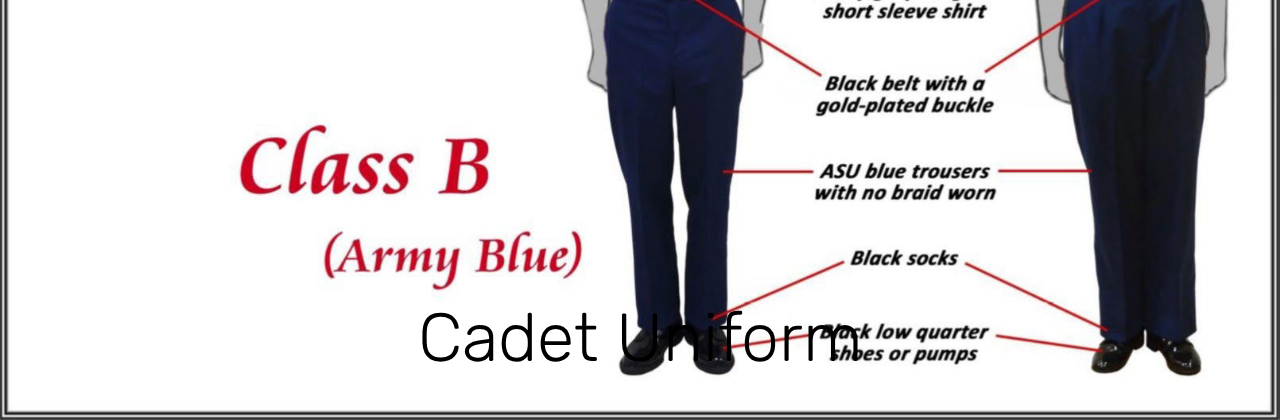
<file: page3.html>
<!DOCTYPE html>
<html  >
<head>
  <!-- Site made with Mobirise Website Builder v4.12.3, https://mobirise.com -->
  <meta charset="UTF-8">
  <meta http-equiv="X-UA-Compatible" content="IE=edge">
  <meta name="generator" content="Mobirise v4.12.3, mobirise.com">
  <meta name="viewport" content="width=device-width, initial-scale=1, minimum-scale=1">
  <link rel="shortcut icon" href="assets/images/imageedit-12-8898153004-122x161.png" type="image/x-icon">
  <meta name="description" content="Site Generator Description">
  
  
  <title>Army JROTC</title>
  <link rel="stylesheet" href="assets/web/assets/mobirise-icons2/mobirise2.css">
  <link rel="stylesheet" href="assets/web/assets/mobirise-icons-bold/mobirise-icons-bold.css">
  <link rel="stylesheet" href="assets/web/assets/mobirise-icons/mobirise-icons.css">
  <link rel="stylesheet" href="assets/bootstrap/css/bootstrap.min.css">
  <link rel="stylesheet" href="assets/bootstrap/css/bootstrap-grid.min.css">
  <link rel="stylesheet" href="assets/bootstrap/css/bootstrap-reboot.min.css">
  <link rel="stylesheet" href="assets/dropdown/css/style.css">
  <link rel="stylesheet" href="assets/tether/tether.min.css">
  <link rel="stylesheet" href="assets/theme/css/style.css">
  <link rel="preload" as="style" href="assets/mobirise/css/mbr-additional.css"><link rel="stylesheet" href="assets/mobirise/css/mbr-additional.css" type="text/css">
  
  
  
</head>
<body>
  <section class="menu cid-qTkzRZLJNu" once="menu" id="menu1-10">

    

    <nav class="navbar navbar-expand beta-menu navbar-dropdown align-items-center collapsed bg-color transparent">
        <button class="navbar-toggler navbar-toggler-right" type="button" data-toggle="collapse" data-target="#navbarSupportedContent" aria-controls="navbarSupportedContent" aria-expanded="false" aria-label="Toggle navigation">
            <div class="hamburger">
                <span></span>
                <span></span>
                <span></span>
                <span></span>
            </div>
        </button>
        <div class="menu-logo">
            <div class="navbar-brand">
                <span class="navbar-logo">
                    
                         <img src="assets/images/imageedit-12-8898153004-122x161.png" alt="Mobirise" title="" style="height: 6.6rem;">
                    
                </span>
                <span class="navbar-caption-wrap"><a class="navbar-caption text-primary display-4" href="index.html">LION BATTALION&nbsp;</a></span>
            </div>
        </div>
        <div class="collapse navbar-collapse" id="navbarSupportedContent">
            <ul class="navbar-nav nav-dropdown nav-right" data-app-modern-menu="true"><li class="nav-item">
                    <a class="nav-link link text-white display-4" href="index.html"><span class="mbri-home mbr-iconfont mbr-iconfont-btn" style="font-size: 30px;">&nbsp;Home</span>
                        </a>
                </li>
                <li class="nav-item"><a class="nav-link link text-white display-4" href="page4.html" target="_blank">
                        
                        Activities</a></li><li class="nav-item"><a class="nav-link link text-white display-4" href="page2.html#info4-t"><span class="mbri-search mbr-iconfont mbr-iconfont-btn" style="font-size: 30px;"></span>
                        
                        About Us
                    </a></li><li class="nav-item"><a class="nav-link link text-white display-4" href="page1.html"><span class="mbrib-users mbr-iconfont mbr-iconfont-btn" style="font-size: 35px;">&nbsp;Chain Of Command</span>
                        </a></li><li class="nav-item"><a class="nav-link link text-white display-4" href="page5.html"><span class="mobi-mbri mobi-mbri-calendar mbr-iconfont mbr-iconfont-btn" style="font-size: 30px;">&nbsp;Events</span>
                        </a></li><li class="nav-item"><a class="nav-link link text-white display-4" href="https://chicagojrotc.com/" target="_blank">
                        
                        Chicago JROTC</a></li><li class="nav-item"><a class="nav-link link text-white display-4" href="page3.html">
                        
                        Information</a></li></ul>
            
        </div>
    </nav>
</section>

<section class="engine"><a href="https://mobirise.info/z">best free css templates</a></section><section class="mbr-section info1 cid-rY1OSgNOXb" id="info1-13">

    

    
    <div class="container">
        <div class="row justify-content-center content-row">
            <div class="media-container-column title col-12 col-lg-7 col-md-6">
                <h3 class="mbr-section-subtitle align-left mbr-light pb-3 mbr-fonts-style display-5">Lion Battalion</h3>
                <h2 class="align-left mbr-bold mbr-fonts-style display-2">
                    Army JROTC</h2>
            </div>
            <div class="media-container-column col-12 col-lg-3 col-md-4">
                <div class="mbr-section-btn align-right py-4"><a class="btn btn-primary display-4" href="index.html">Home</a> <a class="btn btn-primary display-4" href="page3.html#image2-14">Cadet Awards</a> <a class="btn btn-primary display-4" href="page3.html#image2-15">Cadet Uniform</a>   <a class="btn btn-primary display-4" href="page1.html">Chain Of Commands</a></div>
            </div>
        </div>
    </div>
</section>

<section class="cid-rY1P9i9olo" id="image2-14">

    

    <figure class="mbr-figure">
        <div class="image-block" style="width: 100%;">
            <img src="assets/images/uniformstuff.gif" alt="Mobirise" title="">
            <figcaption class="mbr-figure-caption mbr-figure-caption-over">
                <div class="pb-5 px-3 mbr-white align-center mbr-fonts-style display-1">
                    Cadets Awards</div>
            </figcaption>
        </div>
    </figure>
</section>

<section class="cid-rY1PUVknV5" id="image2-15">

    

    <figure class="mbr-figure">
        <div class="image-block" style="width: 100%;">
            <img src="assets/images/dress-blue-class-a-and-b-1610x1876.jpg" alt="Mobirise" title="">
            <figcaption class="mbr-figure-caption mbr-figure-caption-over">
                <div class="pb-5 px-3 mbr-white align-center mbr-fonts-style display-1">
                    Cadet Uniform</div>
            </figcaption>
        </div>
    </figure>
</section>


  <script src="assets/web/assets/jquery/jquery.min.js"></script>
  <script src="assets/popper/popper.min.js"></script>
  <script src="assets/bootstrap/js/bootstrap.min.js"></script>
  <script src="assets/dropdown/js/nav-dropdown.js"></script>
  <script src="assets/dropdown/js/navbar-dropdown.js"></script>
  <script src="assets/touchswipe/jquery.touch-swipe.min.js"></script>
  <script src="assets/tether/tether.min.js"></script>
  <script src="assets/smoothscroll/smooth-scroll.js"></script>
  <script src="assets/theme/js/script.js"></script>
  
  
</body>
</html>
</file>
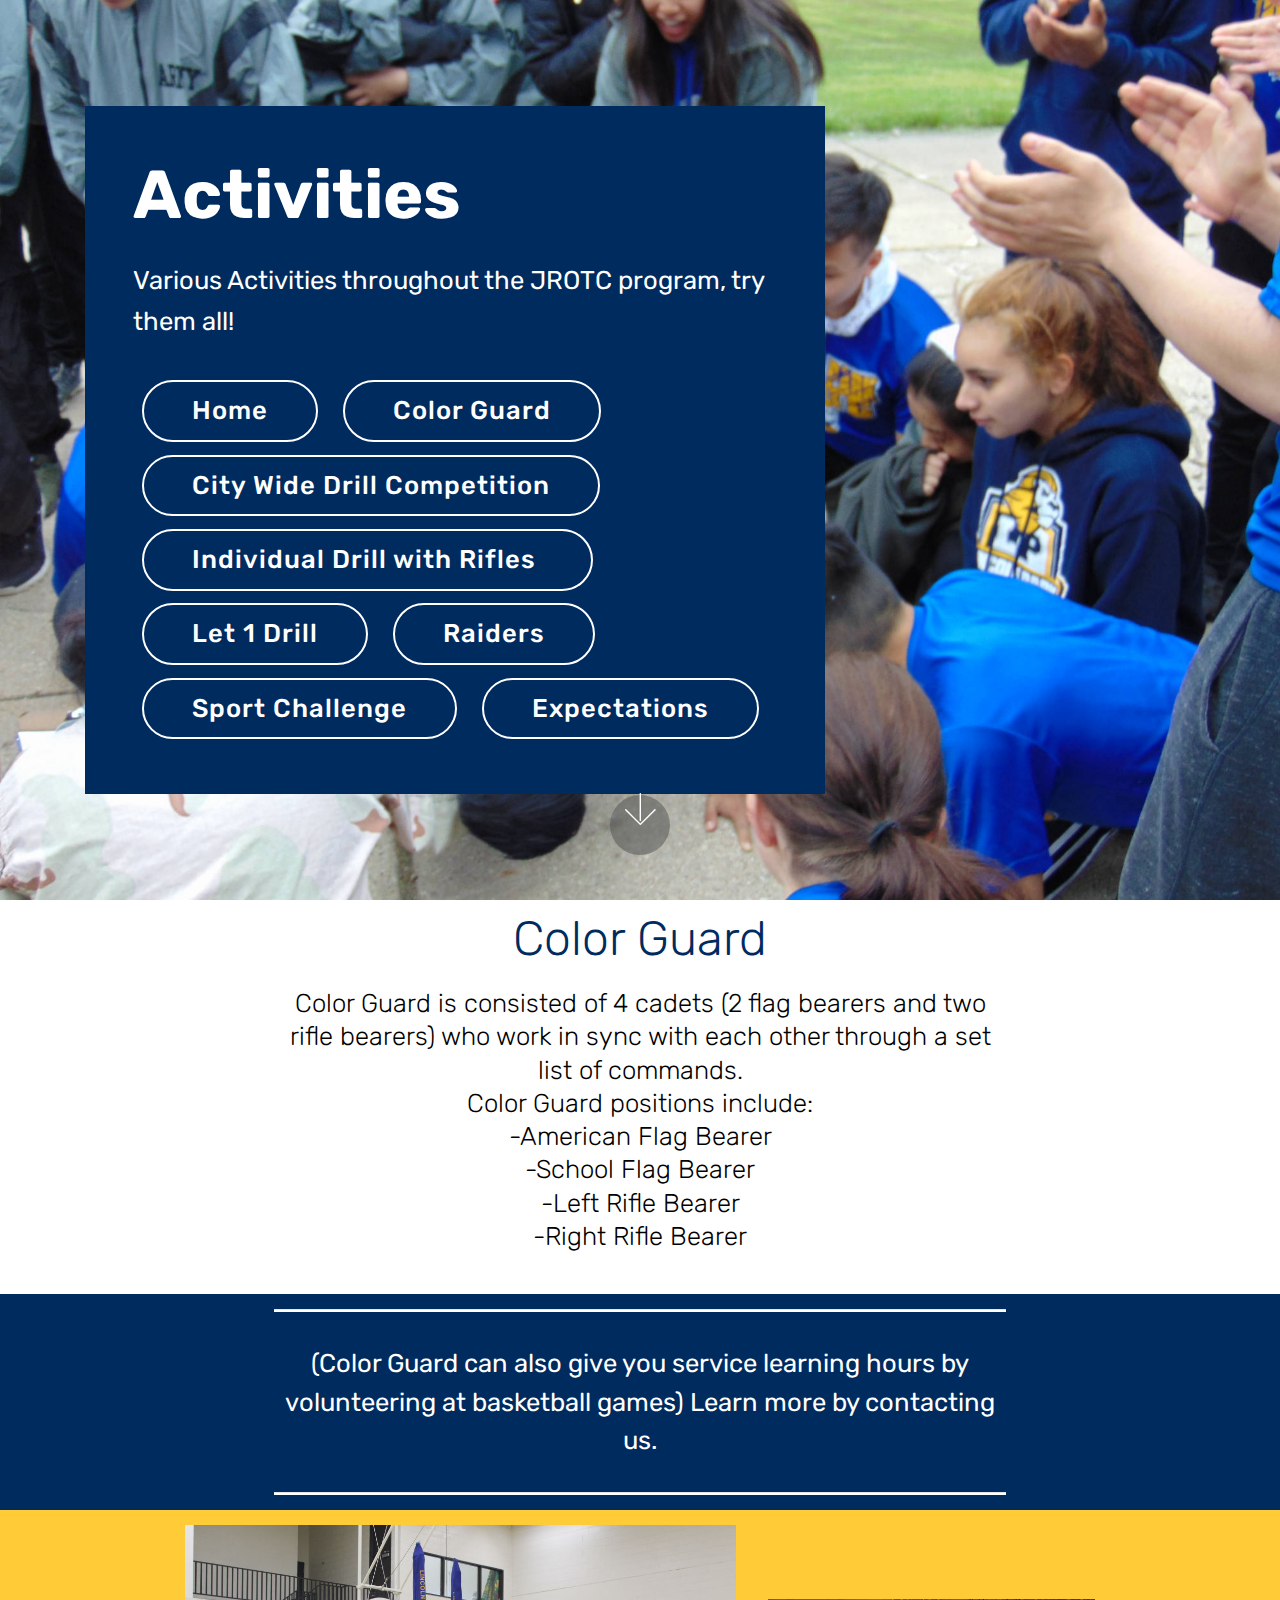
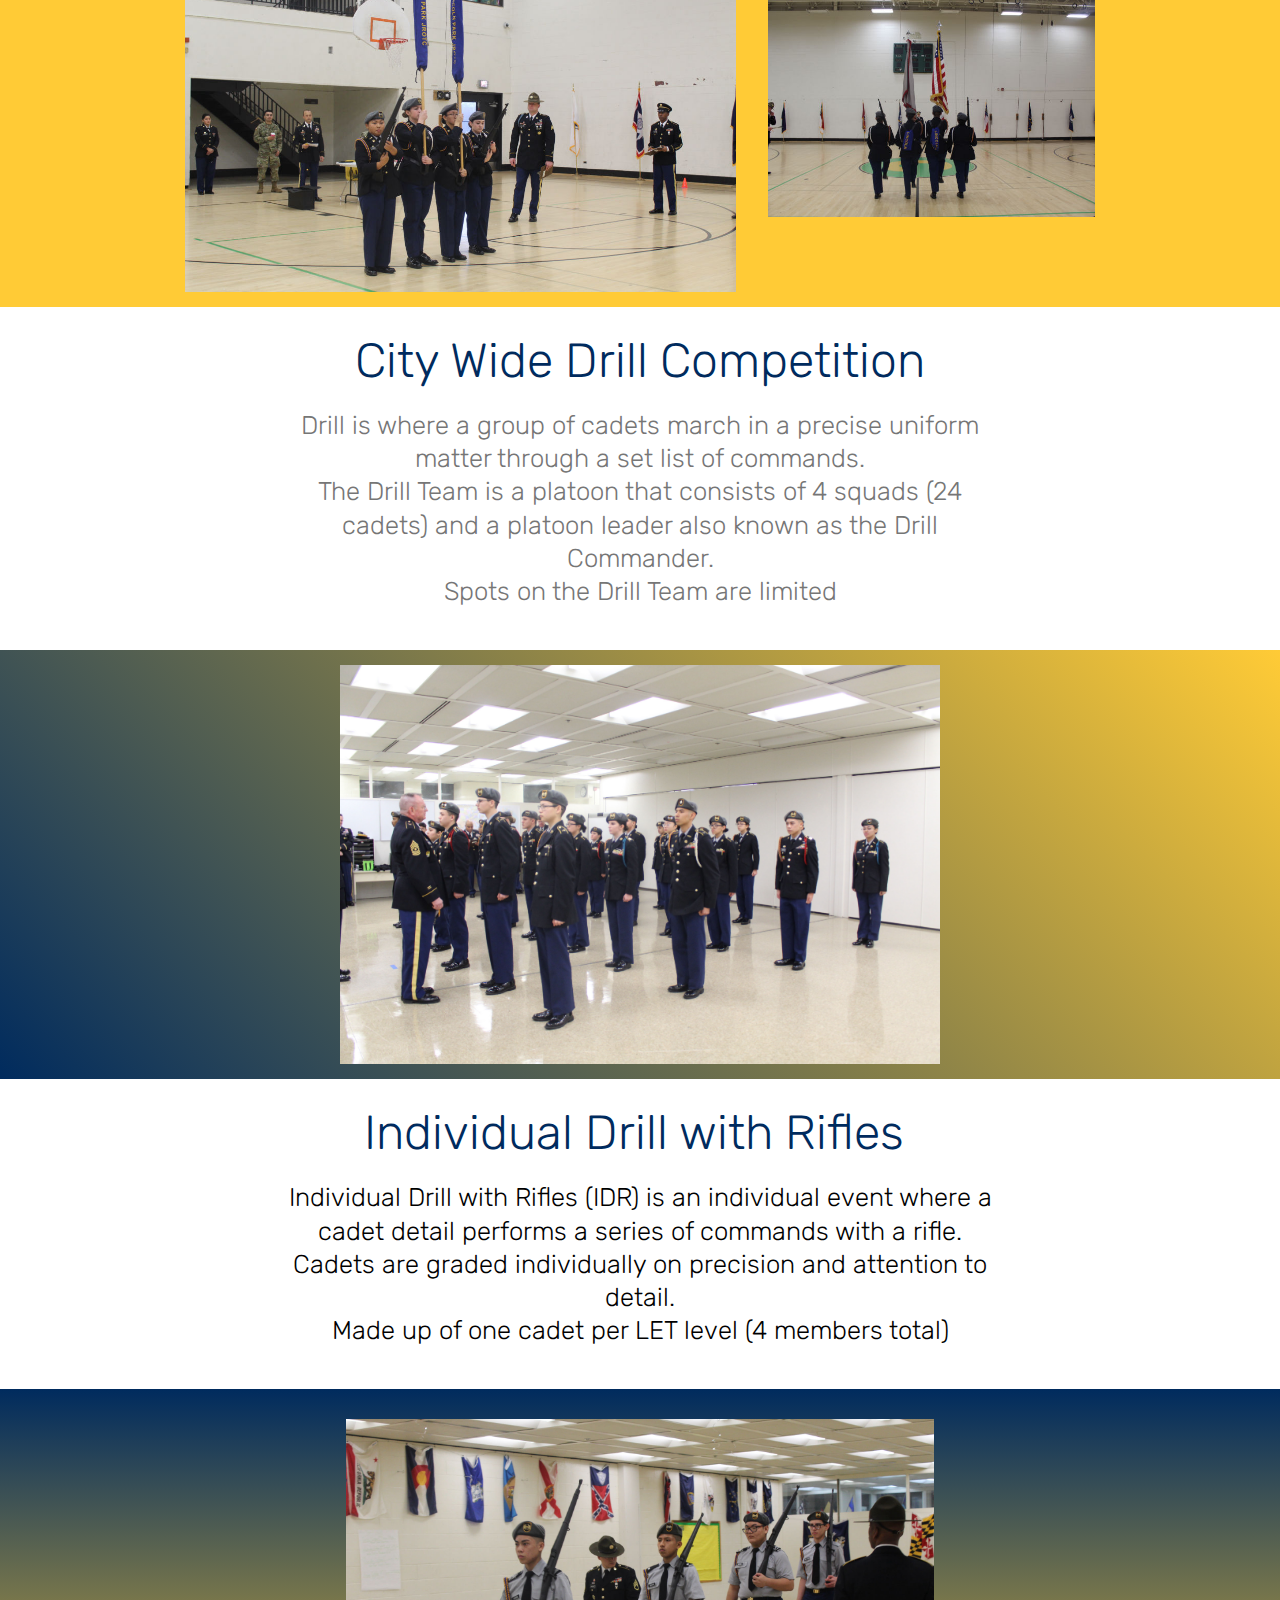
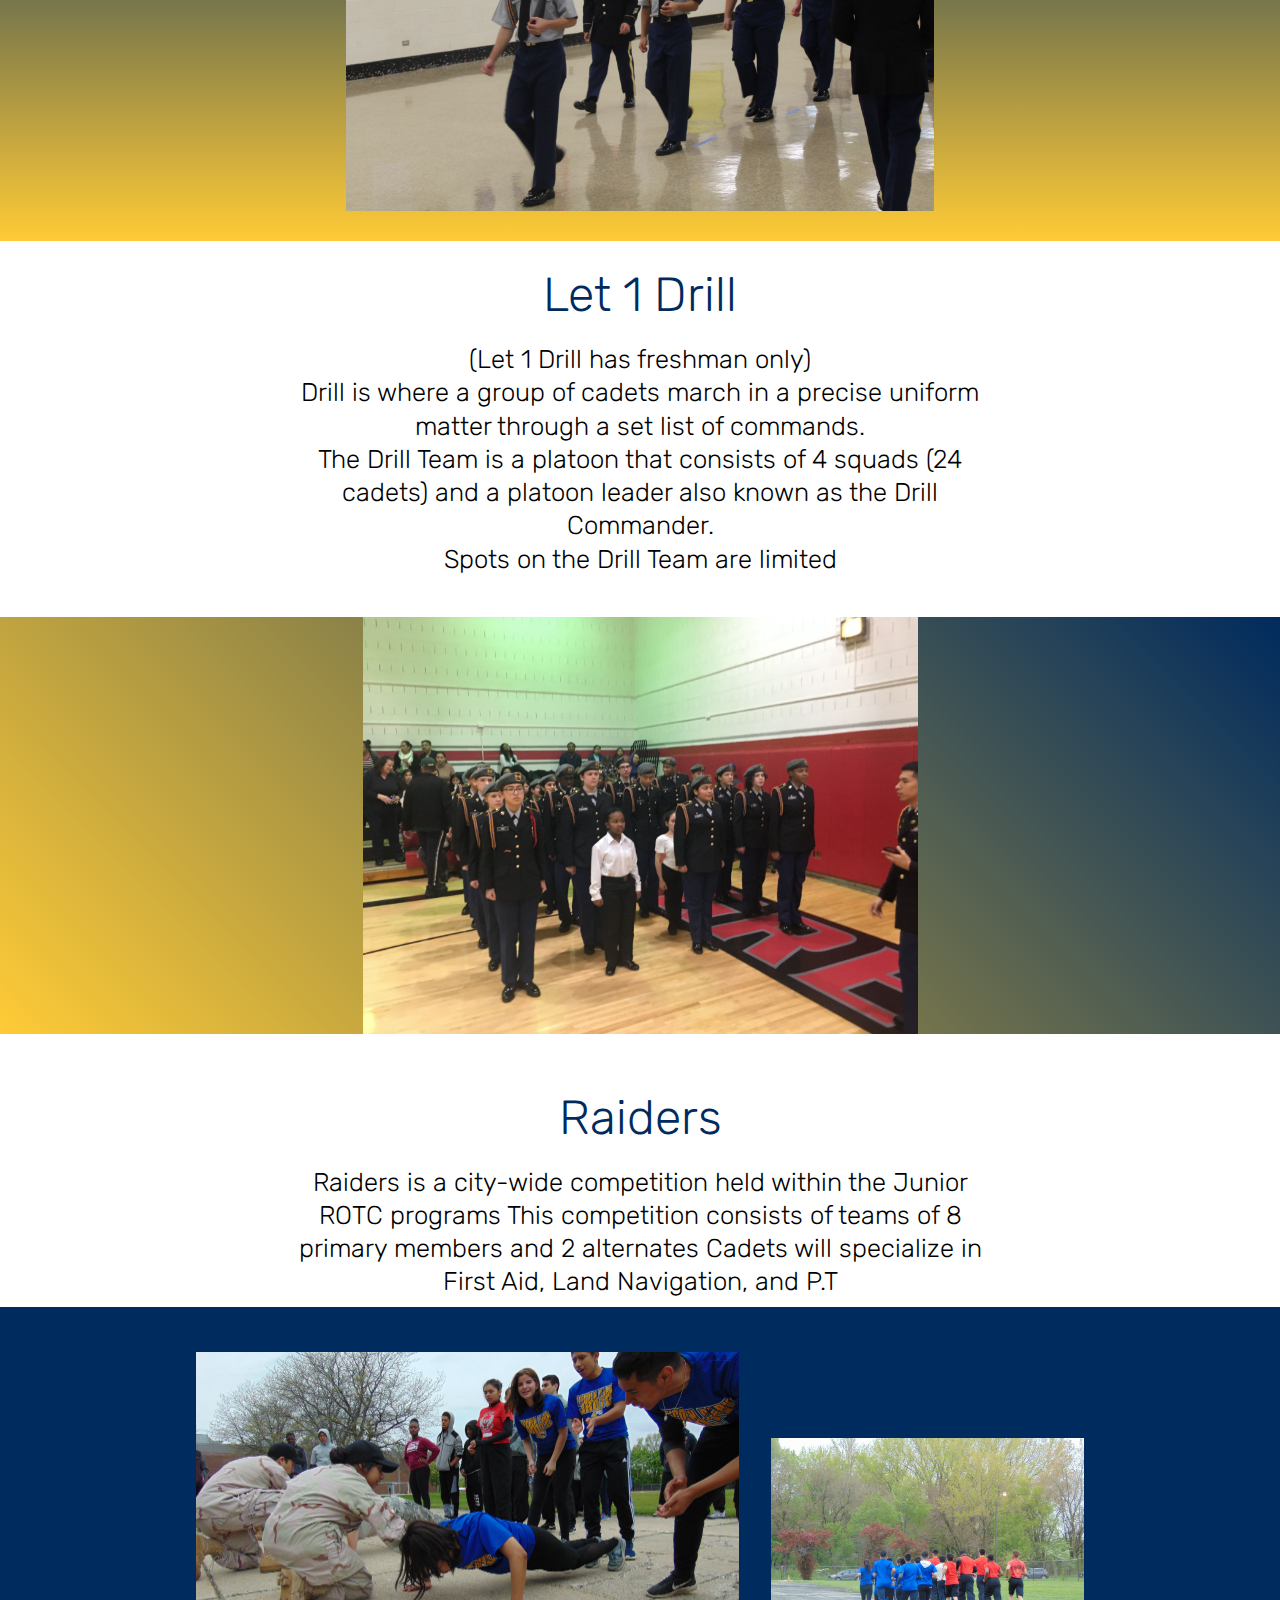
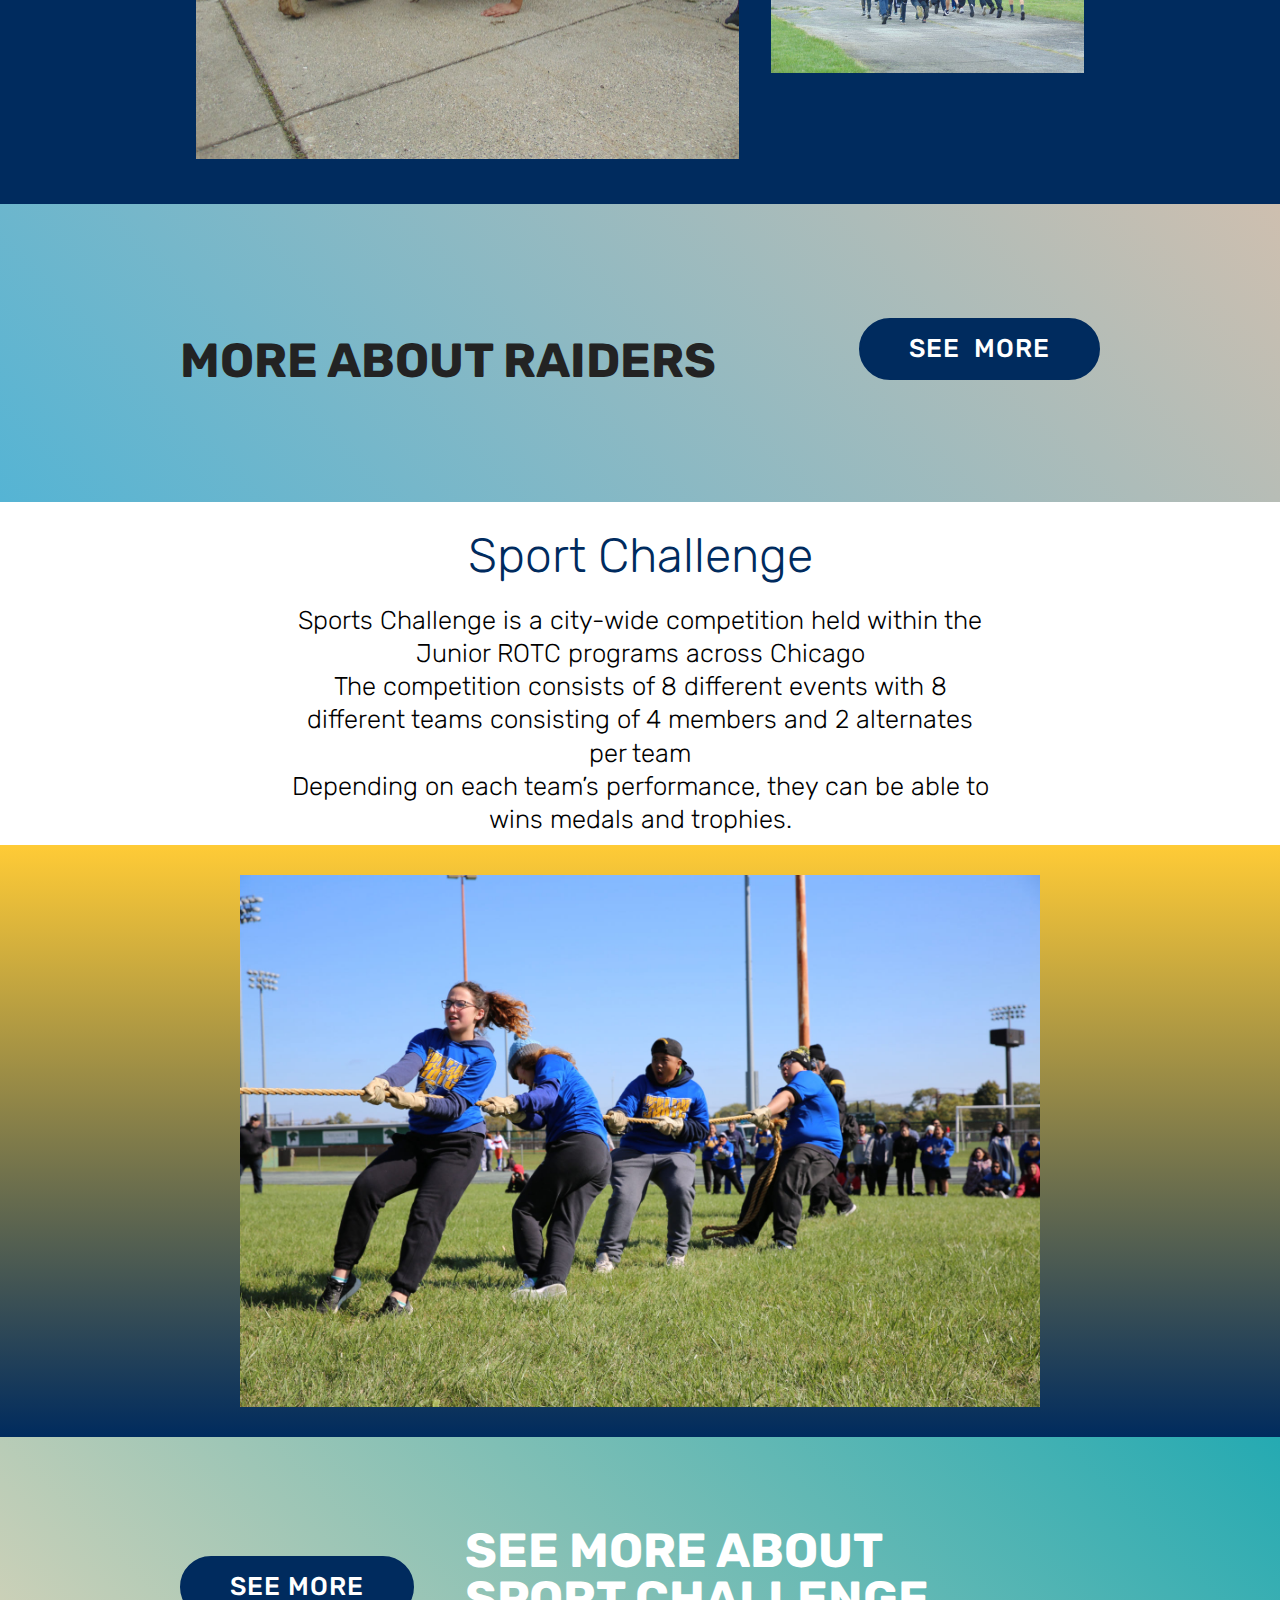
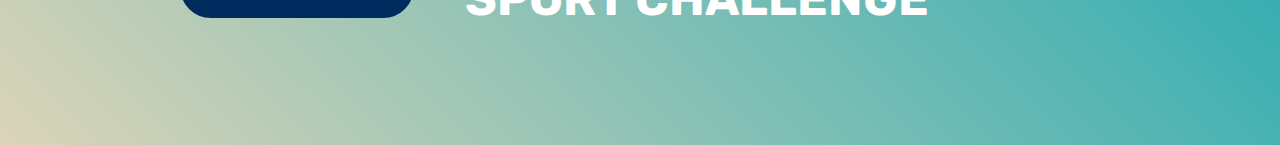
<file: page4.html>
<!DOCTYPE html>
<html  >
<head>
  <!-- Site made with Mobirise Website Builder v4.12.3, https://mobirise.com -->
  <meta charset="UTF-8">
  <meta http-equiv="X-UA-Compatible" content="IE=edge">
  <meta name="generator" content="Mobirise v4.12.3, mobirise.com">
  <meta name="viewport" content="width=device-width, initial-scale=1, minimum-scale=1">
  <link rel="shortcut icon" href="assets/images/imageedit-12-8898153004-122x161.png" type="image/x-icon">
  <meta name="description" content="Website Generator Description">
  
  
  <title>Activities</title>
  <link rel="stylesheet" href="assets/web/assets/mobirise-icons/mobirise-icons.css">
  <link rel="stylesheet" href="assets/bootstrap/css/bootstrap.min.css">
  <link rel="stylesheet" href="assets/bootstrap/css/bootstrap-grid.min.css">
  <link rel="stylesheet" href="assets/bootstrap/css/bootstrap-reboot.min.css">
  <link rel="stylesheet" href="assets/tether/tether.min.css">
  <link rel="stylesheet" href="assets/theme/css/style.css">
  <link rel="preload" as="style" href="assets/mobirise/css/mbr-additional.css"><link rel="stylesheet" href="assets/mobirise/css/mbr-additional.css" type="text/css">
  
  
  
</head>
<body>
  <section class="header10 cid-rY2vsFWChM mbr-fullscreen mbr-parallax-background" id="header10-1d">

    

    

    <div class="container">
        <div class="media-container-column mbr-white p-5 align-left col-lg-8 col-md-10">
            <h1 class="mbr-section-title mbr-bold pb-3 mbr-fonts-style display-1">
                Activities</h1>
            
            <p class="mbr-text pb-3 mbr-fonts-style display-5">Various Activities throughout the JROTC program, try them all!</p>
            <div class="mbr-section-btn"><a class="btn btn-md btn-white-outline display-4" href="index.html#header2-1">Home</a> <a class="btn btn-md btn-white-outline display-4" href="page4.html#content4-1j">Color Guard</a> <a class="btn btn-md btn-white-outline display-4" href="page4.html#content4-1h">City Wide Drill Competition</a> <a class="btn btn-md btn-white-outline display-4" href="page4.html#content4-1p">Individual Drill with Rifles&nbsp;<br></a> <a class="btn btn-md btn-white-outline display-4" href="page4.html#content4-1l">Let 1 Drill</a> <a class="btn btn-md btn-white-outline display-4" href="page4.html#content4-1n">Raiders</a> <a class="btn btn-md btn-white-outline display-4" href="page4.html#content4-1o">Sport Challenge</a> <a class="btn btn-md btn-white-outline display-4" href="page8.html#header16-32" target="_blank">Expectations<br></a></div>
        </div>
    </div>

    <div class="mbr-arrow hidden-sm-down" aria-hidden="true">
        <a href="#next">
            <i class="mbri-down mbr-iconfont"></i>
        </a>
    </div>
</section>

<section class="engine"><a href="https://mobirise.info/s">free bootstrap themes</a></section><section class="mbr-section content4 cid-rY2As9hzA8" id="content4-1j">

    

    <div class="container">
        <div class="media-container-row">
            <div class="title col-12 col-md-8">
                <h2 class="align-center pb-3 mbr-fonts-style display-2">Color Guard</h2>
                <h3 class="mbr-section-subtitle align-center mbr-light mbr-fonts-style display-5">Color Guard is consisted of 4 cadets (2 flag bearers and two rifle bearers) who work in sync with each other through a set list of commands.
<div>Color Guard positions include:
</div><div>-American Flag Bearer
</div><div>-School Flag Bearer
</div><div>-Left Rifle Bearer
</div><div>-Right Rifle Bearer 
</div><div><br></div></h3>
                
            </div>
        </div>
    </div>
</section>

<section class="mbr-section article content10 cid-rY7m9qmtWG" id="content10-38">
    
     

    <div class="container">
        <div class="inner-container" style="width: 66%;">
            <hr class="line" style="width: 100%;">
            <div class="section-text align-center mbr-white mbr-fonts-style display-5">(Color Guard can also give you service learning hours by volunteering at basketball games) Learn more by contacting us.</div>
            <hr class="line" style="width: 100%;">
        </div>
    </div>
</section>

<section class="cid-rY2ADazuRz" id="image4-1k">
    <!-- Block parameters controls (Blue "Gear" panel) -->
    
    <!-- End block parameters -->
    <div class="container images-container">
            <div class="media-container-row" style="width: 82%;">
                <div class="img-item item1" style="width: 172%;">
                    <img src="assets/images/img-2167-1086x724.jpg" alt="" title="">
                    
                </div>
                <div class="img-item">
                    <img src="assets/images/img-2140-626x417.jpg" alt="" title="">
                    
                </div>
            </div>
    </div>
</section>

<section class="mbr-section content4 cid-rY2zLZ54Jc" id="content4-1h">

    

    <div class="container">
        <div class="media-container-row">
            <div class="title col-12 col-md-8">
                <h2 class="align-center pb-3 mbr-fonts-style display-2">City Wide Drill Competition</h2>
                <h3 class="mbr-section-subtitle align-center mbr-light mbr-fonts-style display-5">Drill is where a group of cadets march in a precise uniform matter through a set list of commands.
<div>The Drill Team is a platoon that consists of 4 squads (24 cadets) and a platoon leader also known as the Drill Commander.
</div><div>Spots on the Drill Team are limited
<span style="font-size: 1.6rem;"></span></div><div><br></div></h3>
                
            </div>
        </div>
    </div>
</section>

<section class="cid-rY2A3pXIAe" id="image2-1i">

    

    <figure class="mbr-figure container">
        <div class="image-block" style="width: 54%;">
            <img src="assets/images/img-2273-3038x2025.jpg" alt="Mobirise" title="">
            <figcaption class="mbr-figure-caption mbr-figure-caption-over">
                <div class="pb-5 px-3 mbr-white align-center mbr-fonts-style display-1"></div>
            </figcaption>
        </div>
    </figure>
</section>

<section class="mbr-section content4 cid-rY2Bzzy6xR" id="content4-1p">

    

    <div class="container">
        <div class="media-container-row">
            <div class="title col-12 col-md-8">
                <h2 class="align-center pb-3 mbr-fonts-style display-2">Individual Drill with Rifles&nbsp;</h2>
                <h3 class="mbr-section-subtitle align-center mbr-light mbr-fonts-style display-5">Individual Drill with Rifles (IDR) is an individual event where a cadet detail performs a series of commands with a rifle.
<div>Cadets are graded individually on precision and attention to detail.
</div><div>Made up of one cadet per LET level (4 members total)
</div><div><br></div></h3>
                
            </div>
        </div>
    </div>
</section>

<section class="cid-rY2E9jQQiP" id="image3-1q">

    

    <figure class="mbr-figure container">
            <div class="image-block" style="width: 53%;">
                <img src="assets/images/img-2190-1776x1184.jpg" width="1400" alt="Mobirise" title="">
                <figcaption class="mbr-figure-caption mbr-figure-caption-over">
                    <div class="container pb-5 mbr-white align-center mbr-fonts-style display-1"></div>
                </figcaption>
            </div>
    </figure>
</section>

<section class="mbr-section content4 cid-rY2AKGyna2" id="content4-1l">

    

    <div class="container">
        <div class="media-container-row">
            <div class="title col-12 col-md-8">
                <h2 class="align-center pb-3 mbr-fonts-style display-2">Let 1 Drill</h2>
                <h3 class="mbr-section-subtitle align-center mbr-light mbr-fonts-style display-5">(Let 1 Drill has freshman only)<br>Drill is where a group of cadets march in a precise uniform matter through a set list of commands.
<div>The Drill Team is a platoon that consists of 4 squads (24 cadets) and a platoon leader also known as the Drill Commander.
</div><div>Spots on the Drill Team are limited
</div><div><br></div></h3>
                
            </div>
        </div>
    </div>
</section>

<section class="cid-rY2HV1js95" id="image2-1r">

    

    <figure class="mbr-figure container">
        <div class="image-block" style="width: 50%;">
            <img src="assets/images/copy-of-img-2951-3038x2279.jpg" alt="Mobirise" title="">
            <figcaption class="mbr-figure-caption mbr-figure-caption-over">
                <div class="pb-5 px-3 mbr-white align-center mbr-fonts-style display-1"></div>
            </figcaption>
        </div>
    </figure>
</section>

<section class="mbr-section content4 cid-rY2AN6j5NP" id="content4-1n">

    

    <div class="container">
        <div class="media-container-row">
            <div class="title col-12 col-md-8">
                <h2 class="align-center pb-3 mbr-fonts-style display-2">
                    Raiders
                </h2>
                <h3 class="mbr-section-subtitle align-center mbr-light mbr-fonts-style display-5">Raiders is a city-wide competition held                       within the Junior ROTC programs This competition consists of teams of                                     8 primary members and 2 alternates Cadets will specialize in First Aid,                                   Land Navigation, and P.T</h3>
                
            </div>
        </div>
    </div>
</section>

<section class="cid-rY2JFnb6xI" id="image4-1u">
    <!-- Block parameters controls (Blue "Gear" panel) -->
    
    <!-- End block parameters -->
    <div class="container images-container">
            <div class="media-container-row" style="width: 80%;">
                <div class="img-item item1" style="width: 177%;">
                    <img src="assets/images/dsc00279-1086x815.jpg" alt="" title="">
                    
                </div>
                <div class="img-item">
                    <img src="assets/images/dsc00246-626x470.jpg" alt="" title="">
                    
                </div>
            </div>
    </div>
</section>

<section class="mbr-section info1 cid-rY2Jkay4Rh" id="info1-1t">

    

    
    <div class="container">
        <div class="row justify-content-center content-row">
            <div class="media-container-column title col-12 col-lg-7 col-md-6">
                <h3 class="mbr-section-subtitle align-left mbr-light pb-3 mbr-fonts-style display-5"></h3>
                <h2 class="align-left mbr-bold mbr-fonts-style display-2">
                    MORE ABOUT RAIDERS</h2>
            </div>
            <div class="media-container-column col-12 col-lg-3 col-md-4">
                <div class="mbr-section-btn align-right py-4"><a class="btn btn-primary display-4" href="page6.html#header16-28" target="_blank">SEE &nbsp;MORE</a></div>
            </div>
        </div>
    </div>
</section>

<section class="mbr-section content4 cid-rY2ANJPzyp" id="content4-1o">

    

    <div class="container">
        <div class="media-container-row">
            <div class="title col-12 col-md-8">
                <h2 class="align-center pb-3 mbr-fonts-style display-2">Sport Challenge</h2>
                <h3 class="mbr-section-subtitle align-center mbr-light mbr-fonts-style display-5">Sports Challenge is a city-wide                                  competition held within the Junior ROTC                      programs across Chicago
<div>The competition consists of 8 different events                                     with 8 different teams consisting of 4                              members and 2 alternates per team
</div><div>Depending on each team’s performance,                                                   they can be able to wins medals and trophies.</div></h3>
                
            </div>
        </div>
    </div>
</section>

<section class="cid-rY2KEqCYCo" id="image3-1v">

    

    <figure class="mbr-figure container">
            <div class="image-block" style="width: 72%;">
                <img src="assets/images/242a4883-1776x1184.jpg" width="1400" alt="Mobirise" title="">
                <figcaption class="mbr-figure-caption mbr-figure-caption-over">
                    <div class="container pb-5 mbr-white align-center mbr-fonts-style display-1"></div>
                </figcaption>
            </div>
    </figure>
</section>

<section class="mbr-section info2 cid-rY2KLgRTG5" id="info2-1x">

    

    

    <div class="container">
        <div class="row main justify-content-center">
            <div class="media-container-column col-12 col-lg-3 col-md-4">
                <div class="mbr-section-btn align-left py-4"><a class="btn btn-primary display-4" href="page7.html#header1-2b" target="_blank">
                    
                    SEE MORE
                    </a></div>
            </div>
            <div class="media-container-column title col-12 col-lg-7 col-md-6">
                <h2 class="align-right mbr-bold mbr-white pb-3 mbr-fonts-style display-2">
                    SEE MORE ABOUT <br>SPORT CHALLENGE</h2>
                <h3 class="mbr-section-subtitle align-right mbr-light mbr-white mbr-fonts-style display-5"></h3>
            </div>
        </div>
    </div>
</section>


  <script src="assets/web/assets/jquery/jquery.min.js"></script>
  <script src="assets/popper/popper.min.js"></script>
  <script src="assets/bootstrap/js/bootstrap.min.js"></script>
  <script src="assets/tether/tether.min.js"></script>
  <script src="assets/smoothscroll/smooth-scroll.js"></script>
  <script src="assets/parallax/jarallax.min.js"></script>
  <script src="assets/theme/js/script.js"></script>
  
  
</body>
</html>
</file>
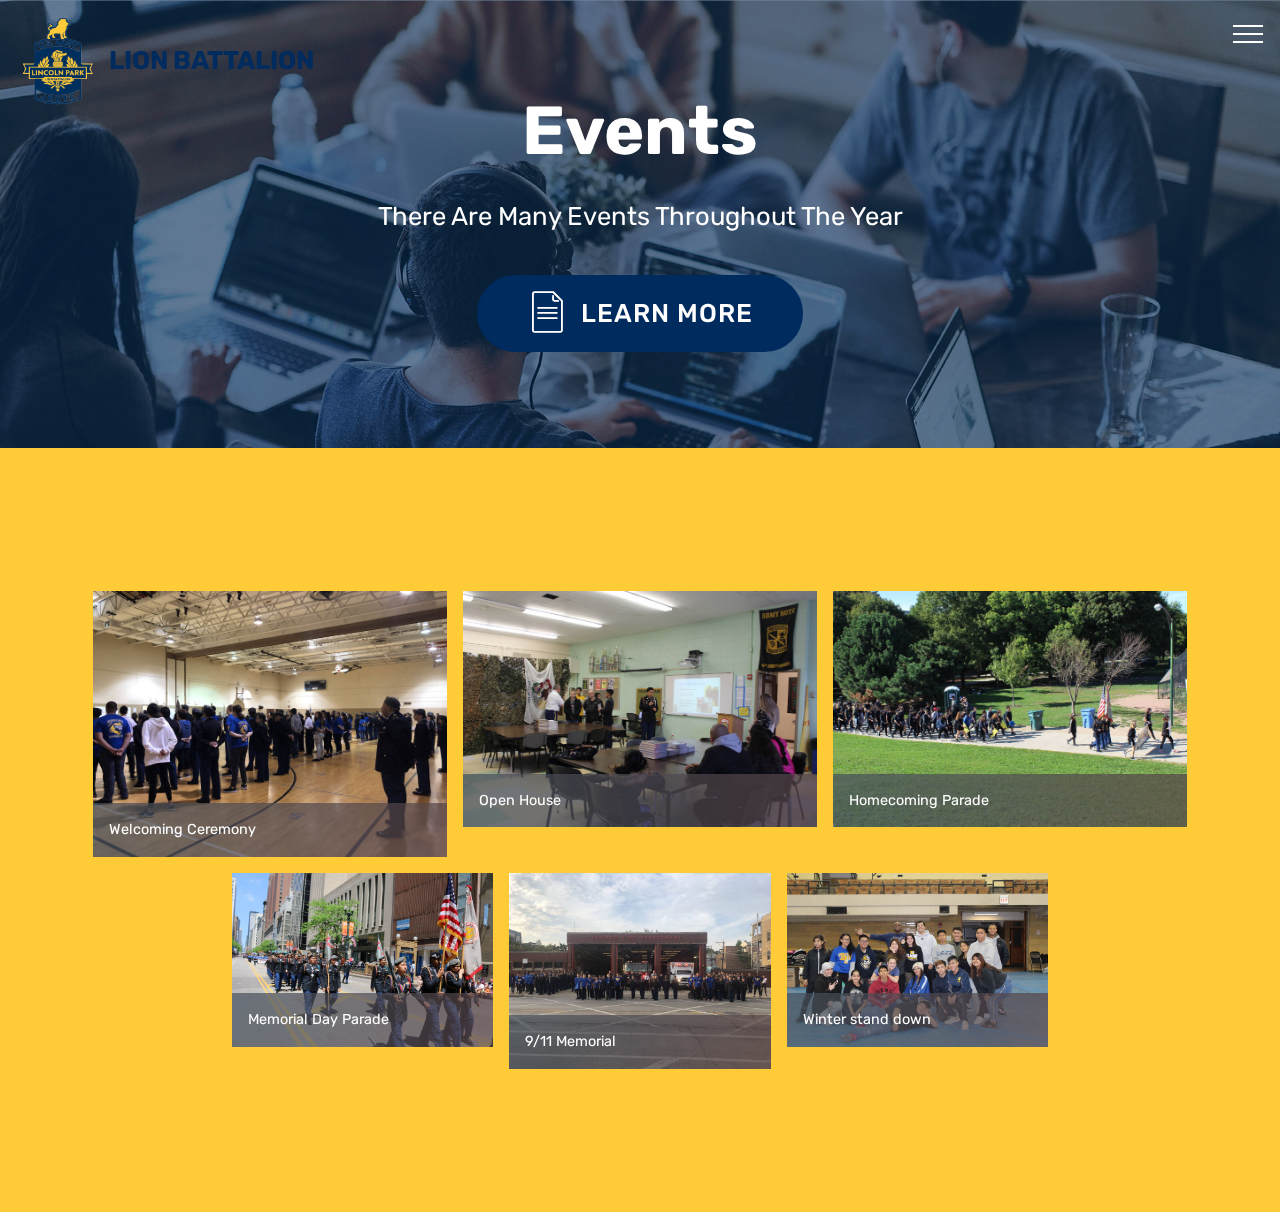
<file: page5.html>
<!DOCTYPE html>
<html  >
<head>
  <!-- Site made with Mobirise Website Builder v4.12.3, https://mobirise.com -->
  <meta charset="UTF-8">
  <meta http-equiv="X-UA-Compatible" content="IE=edge">
  <meta name="generator" content="Mobirise v4.12.3, mobirise.com">
  <meta name="viewport" content="width=device-width, initial-scale=1, minimum-scale=1">
  <link rel="shortcut icon" href="assets/images/imageedit-12-8898153004-122x161.png" type="image/x-icon">
  <meta name="description" content="Web Site Creator Description">
  
  
  <title>Events</title>
  <link rel="stylesheet" href="assets/web/assets/mobirise-icons2/mobirise2.css">
  <link rel="stylesheet" href="assets/web/assets/mobirise-icons-bold/mobirise-icons-bold.css">
  <link rel="stylesheet" href="assets/web/assets/mobirise-icons/mobirise-icons.css">
  <link rel="stylesheet" href="assets/bootstrap/css/bootstrap.min.css">
  <link rel="stylesheet" href="assets/bootstrap/css/bootstrap-grid.min.css">
  <link rel="stylesheet" href="assets/bootstrap/css/bootstrap-reboot.min.css">
  <link rel="stylesheet" href="assets/dropdown/css/style.css">
  <link rel="stylesheet" href="assets/tether/tether.min.css">
  <link rel="stylesheet" href="assets/theme/css/style.css">
  <link rel="stylesheet" href="assets/gallery/style.css">
  <link rel="preload" as="style" href="assets/mobirise/css/mbr-additional.css"><link rel="stylesheet" href="assets/mobirise/css/mbr-additional.css" type="text/css">
  
  
  
</head>
<body>
  <section class="menu cid-qTkzRZLJNu" once="menu" id="menu1-18">

    

    <nav class="navbar navbar-expand beta-menu navbar-dropdown align-items-center collapsed bg-color transparent">
        <button class="navbar-toggler navbar-toggler-right" type="button" data-toggle="collapse" data-target="#navbarSupportedContent" aria-controls="navbarSupportedContent" aria-expanded="false" aria-label="Toggle navigation">
            <div class="hamburger">
                <span></span>
                <span></span>
                <span></span>
                <span></span>
            </div>
        </button>
        <div class="menu-logo">
            <div class="navbar-brand">
                <span class="navbar-logo">
                    
                         <img src="assets/images/imageedit-12-8898153004-122x161.png" alt="Mobirise" title="" style="height: 6.6rem;">
                    
                </span>
                <span class="navbar-caption-wrap"><a class="navbar-caption text-primary display-4" href="index.html">LION BATTALION&nbsp;</a></span>
            </div>
        </div>
        <div class="collapse navbar-collapse" id="navbarSupportedContent">
            <ul class="navbar-nav nav-dropdown nav-right" data-app-modern-menu="true"><li class="nav-item">
                    <a class="nav-link link text-white display-4" href="index.html"><span class="mbri-home mbr-iconfont mbr-iconfont-btn" style="font-size: 30px;">&nbsp;Home</span>
                        </a>
                </li>
                <li class="nav-item"><a class="nav-link link text-white display-4" href="page4.html" target="_blank">
                        
                        Activities</a></li><li class="nav-item"><a class="nav-link link text-white display-4" href="page2.html#info4-t"><span class="mbri-search mbr-iconfont mbr-iconfont-btn" style="font-size: 30px;"></span>
                        
                        About Us
                    </a></li><li class="nav-item"><a class="nav-link link text-white display-4" href="page1.html"><span class="mbrib-users mbr-iconfont mbr-iconfont-btn" style="font-size: 35px;">&nbsp;Chain Of Command</span>
                        </a></li><li class="nav-item"><a class="nav-link link text-white display-4" href="page5.html"><span class="mobi-mbri mobi-mbri-calendar mbr-iconfont mbr-iconfont-btn" style="font-size: 30px;">&nbsp;Events</span>
                        </a></li><li class="nav-item"><a class="nav-link link text-white display-4" href="https://chicagojrotc.com/" target="_blank">
                        
                        Chicago JROTC</a></li><li class="nav-item"><a class="nav-link link text-white display-4" href="page3.html">
                        
                        Information</a></li></ul>
            
        </div>
    </nav>
</section>

<section class="engine"><a href="https://mobirise.info/c">web builder</a></section><section class="header1 cid-rY4DCNoobl mbr-parallax-background" id="header1-36">

    

    <div class="mbr-overlay" style="opacity: 0.5; background-color: rgb(0, 43, 94);">
    </div>

    <div class="container">
        <div class="row justify-content-md-center">
            <div class="mbr-white col-md-10">
                <h1 class="mbr-section-title align-center mbr-bold pb-3 mbr-fonts-style display-1">Events</h1>
                
                <p class="mbr-text align-center pb-3 mbr-fonts-style display-5">
                    There Are Many Events Throughout The Year</p>
                <div class="mbr-section-btn align-center"><a class="btn btn-md btn-primary display-4" href="page5.html#gallery4-37">
                        <span class="mbr-iconfont mbri-file"></span>LEARN MORE</a></div>
            </div>
        </div>
    </div>

</section>

<section class="mbr-gallery mbr-slider-carousel cid-rY4DYk3bbB" id="gallery4-37">

    

    <div class="container">
        <div><!-- Gallery --><div class="gallery-row"><div class="mbr-gallery-layout-default"><div><div class="row-first row justify-content-center m-0"><div class="mbr-gallery-item col-lg-4 col-md-4 col-sm-12 p-2" data-video-url="false"><div href="#lb-gallery4-37" data-slide-to="0" data-toggle="modal"><img src="assets/images/img-1625-2000x1500-800x600.jpg" alt="" title=""><span class="icon-focus"></span><span class="mbr-gallery-title mbr-fonts-style display-7">Welcoming Ceremony</span></div></div><div class="mbr-gallery-item col-lg-4 col-md-4 col-sm-12 p-2" data-video-url="false"><div href="#lb-gallery4-37" data-slide-to="1" data-toggle="modal"><img src="assets/images/copy-of-img-1817-2000x1333-800x533.jpg" alt="" title=""><span class="icon-focus"></span><span class="mbr-gallery-title mbr-fonts-style display-7">Open House</span></div></div><div class="mbr-gallery-item col-lg-4 col-md-4 col-sm-12 p-2" data-video-url="false"><div href="#lb-gallery4-37" data-slide-to="2" data-toggle="modal"><img src="assets/images/img-1175-2000x1333-800x533.jpg" alt="" title=""><span class="icon-focus"></span><span class="mbr-gallery-title mbr-fonts-style display-7">Homecoming Parade</span></div></div></div><div class="row-second row justify-content-center m-0"><div class="mbr-gallery-item col-lg-3 col-md-6 col-sm-12 p-2" data-video-url="false"><div href="#lb-gallery4-37" data-slide-to="3" data-toggle="modal"><img src="assets/images/img-642-2000x1333-800x533.jpg" alt="" title=""><span class="icon-focus"></span><span class="mbr-gallery-title mbr-fonts-style display-7">Memorial Day Parade</span></div></div><div class="mbr-gallery-item col-lg-3 col-md-6 col-sm-12 p-2" data-video-url="false"><div href="#lb-gallery4-37" data-slide-to="4" data-toggle="modal"><img src="assets/images/img-889-2000x1500-800x600.jpg" alt="" title=""><span class="icon-focus"></span><span class="mbr-gallery-title mbr-fonts-style display-7">9/11 Memorial</span></div></div><div class="mbr-gallery-item col-lg-3 col-md-6 col-sm-12 p-2" data-video-url="false"><div href="#lb-gallery4-37" data-slide-to="5" data-toggle="modal"><img src="assets/images/img-1576-2000x1333-800x533.jpg" alt="" title=""><span class="icon-focus"></span><span class="mbr-gallery-title mbr-fonts-style display-7">Winter stand down</span></div></div></div></div><div class="clearfix"></div></div></div><!-- Lightbox --><div data-app-prevent-settings="" class="mbr-slider modal fade carousel slide" tabindex="-1" data-keyboard="true" data-interval="false" id="lb-gallery4-37"><div class="modal-dialog"><div class="modal-content"><div class="modal-body"><div class="carousel-inner"><div class="carousel-item"><img src="assets/images/img-1625-2000x1500.jpg" alt="" title=""></div><div class="carousel-item"><img src="assets/images/copy-of-img-1817-2000x1333.jpg" alt="" title=""></div><div class="carousel-item"><img src="assets/images/img-1175-2000x1333.jpg" alt="" title=""></div><div class="carousel-item"><img src="assets/images/img-642-2000x1333.jpg" alt="" title=""></div><div class="carousel-item"><img src="assets/images/img-889-2000x1500.jpg" alt="" title=""></div><div class="carousel-item active"><img src="assets/images/img-1576-2000x1333.jpg" alt="" title=""></div></div><a class="carousel-control carousel-control-prev" role="button" data-slide="prev" href="#lb-gallery4-37"><span class="mbri-left mbr-iconfont" aria-hidden="true"></span><span class="sr-only">Previous</span></a><a class="carousel-control carousel-control-next" role="button" data-slide="next" href="#lb-gallery4-37"><span class="mbri-right mbr-iconfont" aria-hidden="true"></span><span class="sr-only">Next</span></a><a class="close" href="#" role="button" data-dismiss="modal"><span class="sr-only">Close</span></a></div></div></div></div></div>
    </div>

</section>


  <script src="assets/web/assets/jquery/jquery.min.js"></script>
  <script src="assets/popper/popper.min.js"></script>
  <script src="assets/bootstrap/js/bootstrap.min.js"></script>
  <script src="assets/smoothscroll/smooth-scroll.js"></script>
  <script src="assets/touchswipe/jquery.touch-swipe.min.js"></script>
  <script src="assets/parallax/jarallax.min.js"></script>
  <script src="assets/masonry/masonry.pkgd.min.js"></script>
  <script src="assets/imagesloaded/imagesloaded.pkgd.min.js"></script>
  <script src="assets/bootstrapcarouselswipe/bootstrap-carousel-swipe.js"></script>
  <script src="assets/dropdown/js/nav-dropdown.js"></script>
  <script src="assets/dropdown/js/navbar-dropdown.js"></script>
  <script src="assets/vimeoplayer/jquery.mb.vimeo_player.js"></script>
  <script src="assets/tether/tether.min.js"></script>
  <script src="assets/theme/js/script.js"></script>
  <script src="assets/slidervideo/script.js"></script>
  <script src="assets/gallery/player.min.js"></script>
  <script src="assets/gallery/script.js"></script>
  
  
</body>
</html>
</file>
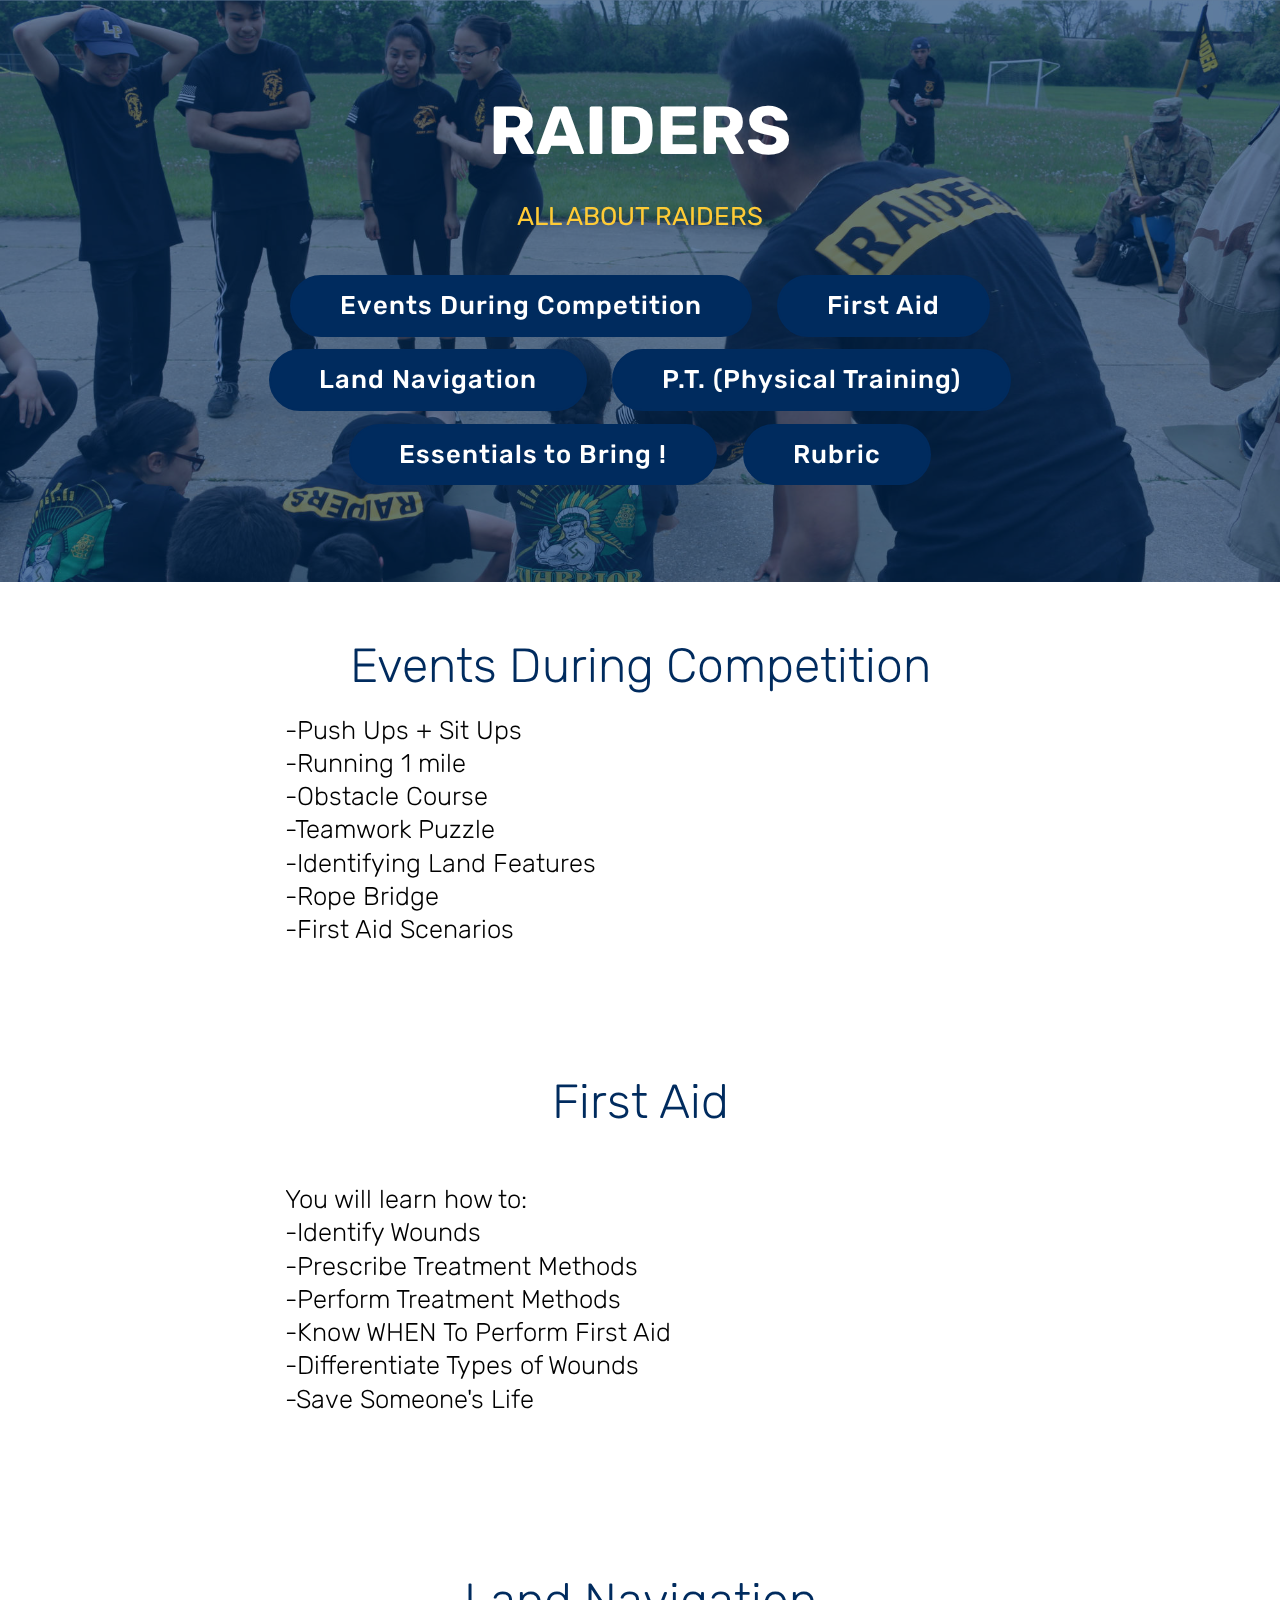
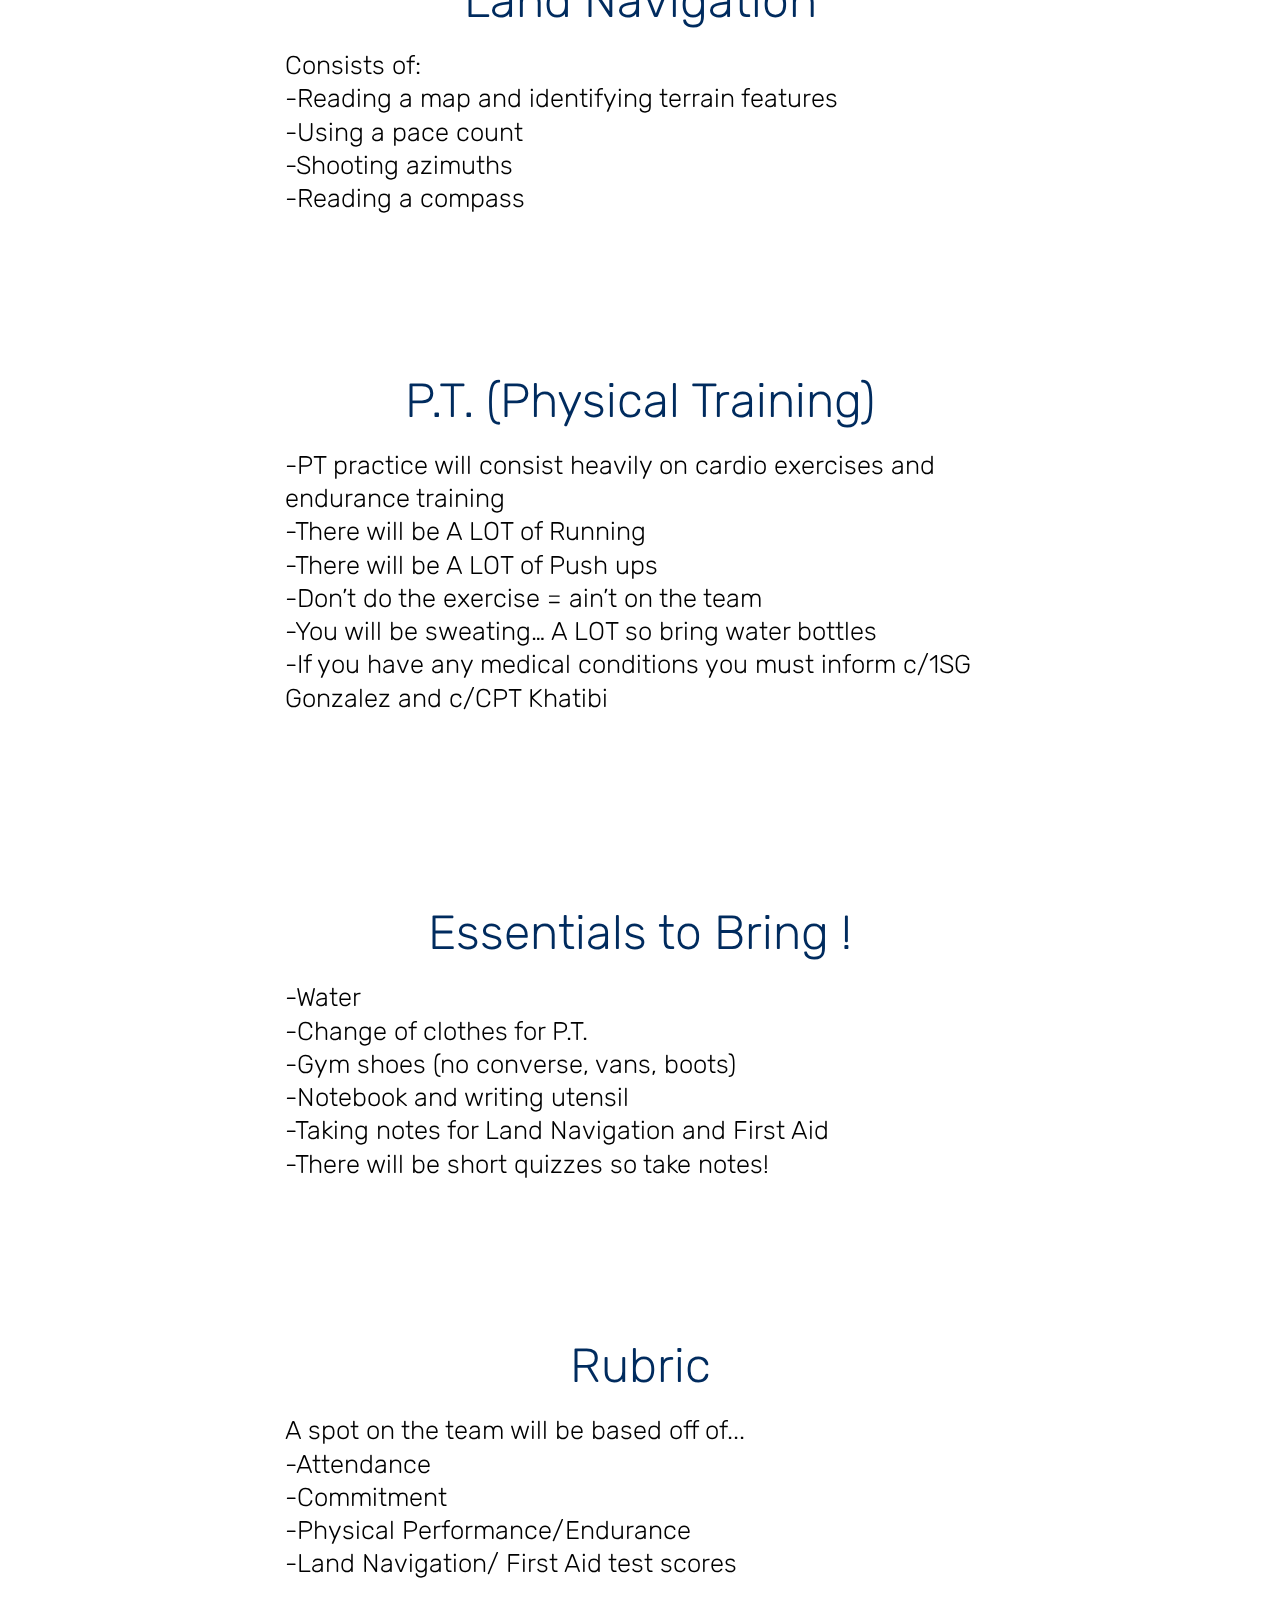
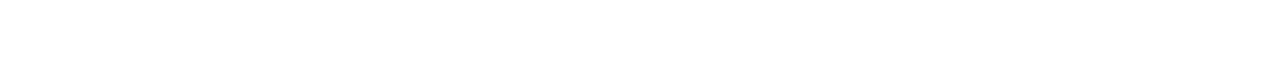
<file: page6.html>
<!DOCTYPE html>
<html  >
<head>
  <!-- Site made with Mobirise Website Builder v4.12.3, https://mobirise.com -->
  <meta charset="UTF-8">
  <meta http-equiv="X-UA-Compatible" content="IE=edge">
  <meta name="generator" content="Mobirise v4.12.3, mobirise.com">
  <meta name="viewport" content="width=device-width, initial-scale=1, minimum-scale=1">
  <link rel="shortcut icon" href="assets/images/imageedit-12-8898153004-122x161.png" type="image/x-icon">
  <meta name="description" content="Site Maker Description">
  
  
  <title>Raiders</title>
  <link rel="stylesheet" href="assets/bootstrap/css/bootstrap.min.css">
  <link rel="stylesheet" href="assets/bootstrap/css/bootstrap-grid.min.css">
  <link rel="stylesheet" href="assets/bootstrap/css/bootstrap-reboot.min.css">
  <link rel="stylesheet" href="assets/tether/tether.min.css">
  <link rel="stylesheet" href="assets/theme/css/style.css">
  <link rel="preload" as="style" href="assets/mobirise/css/mbr-additional.css"><link rel="stylesheet" href="assets/mobirise/css/mbr-additional.css" type="text/css">
  
  
  
</head>
<body>
  <section class="header1 cid-rY2OtPz0gC mbr-parallax-background" id="header16-28">

    

    <div class="mbr-overlay" style="opacity: 0.6; background-color: rgb(0, 43, 94);">
    </div>

    <div class="container">
        <div class="row justify-content-md-center">
            <div class="col-md-10 align-center">
                <h1 class="mbr-section-title mbr-bold pb-3 mbr-fonts-style display-1">
                    RAIDERS</h1>
                
                <p class="mbr-text pb-3 mbr-fonts-style display-5">ALL ABOUT RAIDERS</p>
                <div class="mbr-section-btn"><a class="btn btn-md btn-primary display-4" href="page6.html#content4-1y">Events During Competition</a> <a class="btn btn-md btn-primary display-4" href="page6.html#content4-1z">First Aid</a> <a class="btn btn-md btn-primary display-4" href="page6.html#content4-20">Land Navigation</a> <a class="btn btn-md btn-primary display-4" href="page6.html#content4-21">P.T. (Physical Training)</a> <a class="btn btn-md btn-primary display-4" href="page6.html#content4-24">Essentials to Bring !</a> <a class="btn btn-md btn-primary display-4" href="page6.html#content4-26">Rubric</a></div>
            </div>
        </div>
    </div>

</section>

<section class="engine"><a href="https://mobirise.info">Mobirise</a></section><section class="mbr-section content4 cid-rY2MtdaafG" id="content4-1y">

    

    <div class="container">
        <div class="media-container-row">
            <div class="title col-12 col-md-8">
                <h2 class="align-center pb-3 mbr-fonts-style display-2">Events During Competition
</h2>
                <h3 class="mbr-section-subtitle align-center mbr-light mbr-fonts-style display-5">-Push Ups + Sit Ups
<div>-Running 1 mile
</div><div>-Obstacle Course
</div><div>-Teamwork Puzzle
</div><div>-Identifying Land Features
</div><div>-Rope Bridge
</div><div>-First Aid Scenarios 
</div><div><br></div></h3>
                
            </div>
        </div>
    </div>
</section>

<section class="mbr-section content4 cid-rY2MKmEZLT" id="content4-1z">

    

    <div class="container">
        <div class="media-container-row">
            <div class="title col-12 col-md-8">
                <h2 class="align-center pb-3 mbr-fonts-style display-2">First Aid
</h2>
                <h3 class="mbr-section-subtitle align-center mbr-light mbr-fonts-style display-5">
                    
                <div><br></div><div>You will learn how to:
</div><div>-Identify Wounds
</div><div>-Prescribe Treatment Methods
</div><div>-Perform Treatment Methods
</div><div>-Know WHEN To Perform First Aid
</div><div>-Differentiate Types of Wounds
</div><div>-Save Someone's Life
</div><div><br></div></h3>
                
            </div>
        </div>
    </div>
</section>

<section class="mbr-section content4 cid-rY2MKHTfDi" id="content4-20">

    

    <div class="container">
        <div class="media-container-row">
            <div class="title col-12 col-md-8">
                <h2 class="align-center pb-3 mbr-fonts-style display-2">Land Navigation
</h2>
                <h3 class="mbr-section-subtitle align-center mbr-light mbr-fonts-style display-5">Consists of:
<div>-Reading a map and identifying                                                                   terrain features
</div><div>-Using a pace count
</div><div>-Shooting azimuths
</div><div>-Reading a compass
</div><div><br></div></h3>
                
            </div>
        </div>
    </div>
</section>

<section class="mbr-section content4 cid-rY2Nc8yqke" id="content4-21">

    

    <div class="container">
        <div class="media-container-row">
            <div class="title col-12 col-md-8">
                <h2 class="align-center pb-3 mbr-fonts-style display-2">P.T. (Physical Training)
</h2>
                <h3 class="mbr-section-subtitle align-center mbr-light mbr-fonts-style display-5">-PT practice will consist heavily on cardio exercises and endurance training
<div>-There will be A LOT of Running 
</div><div>-There will be A LOT of Push ups 
</div><div>-Don’t do the exercise = ain’t on the team
</div><div>-You will be sweating… A LOT so bring water bottles 
</div><div>-If you have any medical conditions you must inform c/1SG Gonzalez and c/CPT Khatibi
</div><div>
</div><div>&nbsp;
</div><div>
</div><div><br></div></h3>
                
            </div>
        </div>
    </div>
</section>

<section class="mbr-section content4 cid-rY2NKOnhfM" id="content4-24">

    

    <div class="container">
        <div class="media-container-row">
            <div class="title col-12 col-md-8">
                <h2 class="align-center pb-3 mbr-fonts-style display-2">Essentials to Bring !
</h2>
                <h3 class="mbr-section-subtitle align-center mbr-light mbr-fonts-style display-5"><div><span style="font-size: 1.6rem;">-Water&nbsp;</span><br></div><div>-Change of clothes for P.T.
</div><div>-Gym shoes (no converse, vans, boots)
</div><div>-Notebook and writing utensil 
</div><div>-Taking notes for Land Navigation and First Aid
</div><div>-There will be short quizzes so take notes!
</div><div>
</div><div><br></div></h3>
                
            </div>
        </div>
    </div>
</section>

<section class="mbr-section content4 cid-rY2O0tTGIZ" id="content4-26">

    

    <div class="container">
        <div class="media-container-row">
            <div class="title col-12 col-md-8">
                <h2 class="align-center pb-3 mbr-fonts-style display-2">
                    Rubric</h2>
                <h3 class="mbr-section-subtitle align-center mbr-light mbr-fonts-style display-5">A spot on the team will be based off of...
<div>-Attendance
</div><div>-Commitment
</div><div>-Physical Performance/Endurance
</div><div>-Land Navigation/ First Aid test scores
</div><div>
</div><div>
</div><div>
</div><div><br></div></h3>
                
            </div>
        </div>
    </div>
</section>


  <script src="assets/web/assets/jquery/jquery.min.js"></script>
  <script src="assets/popper/popper.min.js"></script>
  <script src="assets/bootstrap/js/bootstrap.min.js"></script>
  <script src="assets/tether/tether.min.js"></script>
  <script src="assets/smoothscroll/smooth-scroll.js"></script>
  <script src="assets/parallax/jarallax.min.js"></script>
  <script src="assets/theme/js/script.js"></script>
  
  
</body>
</html>
</file>
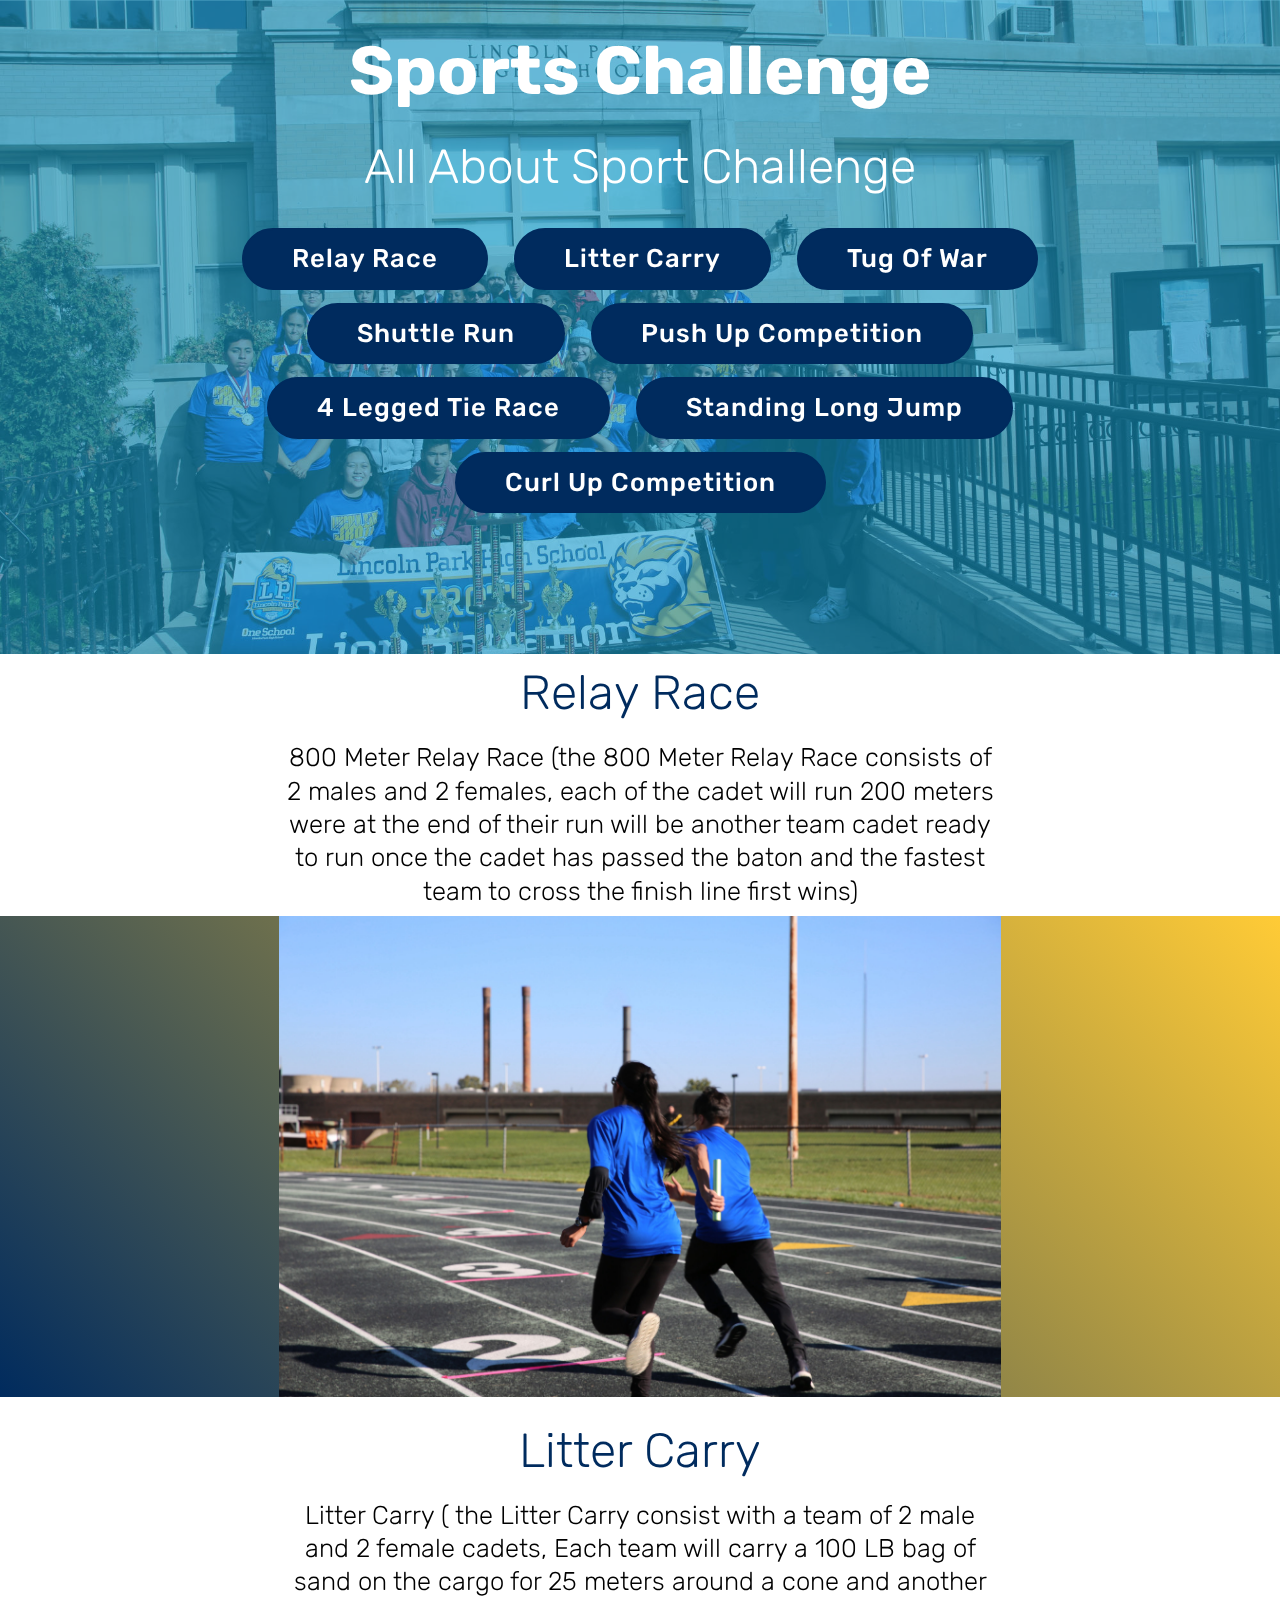
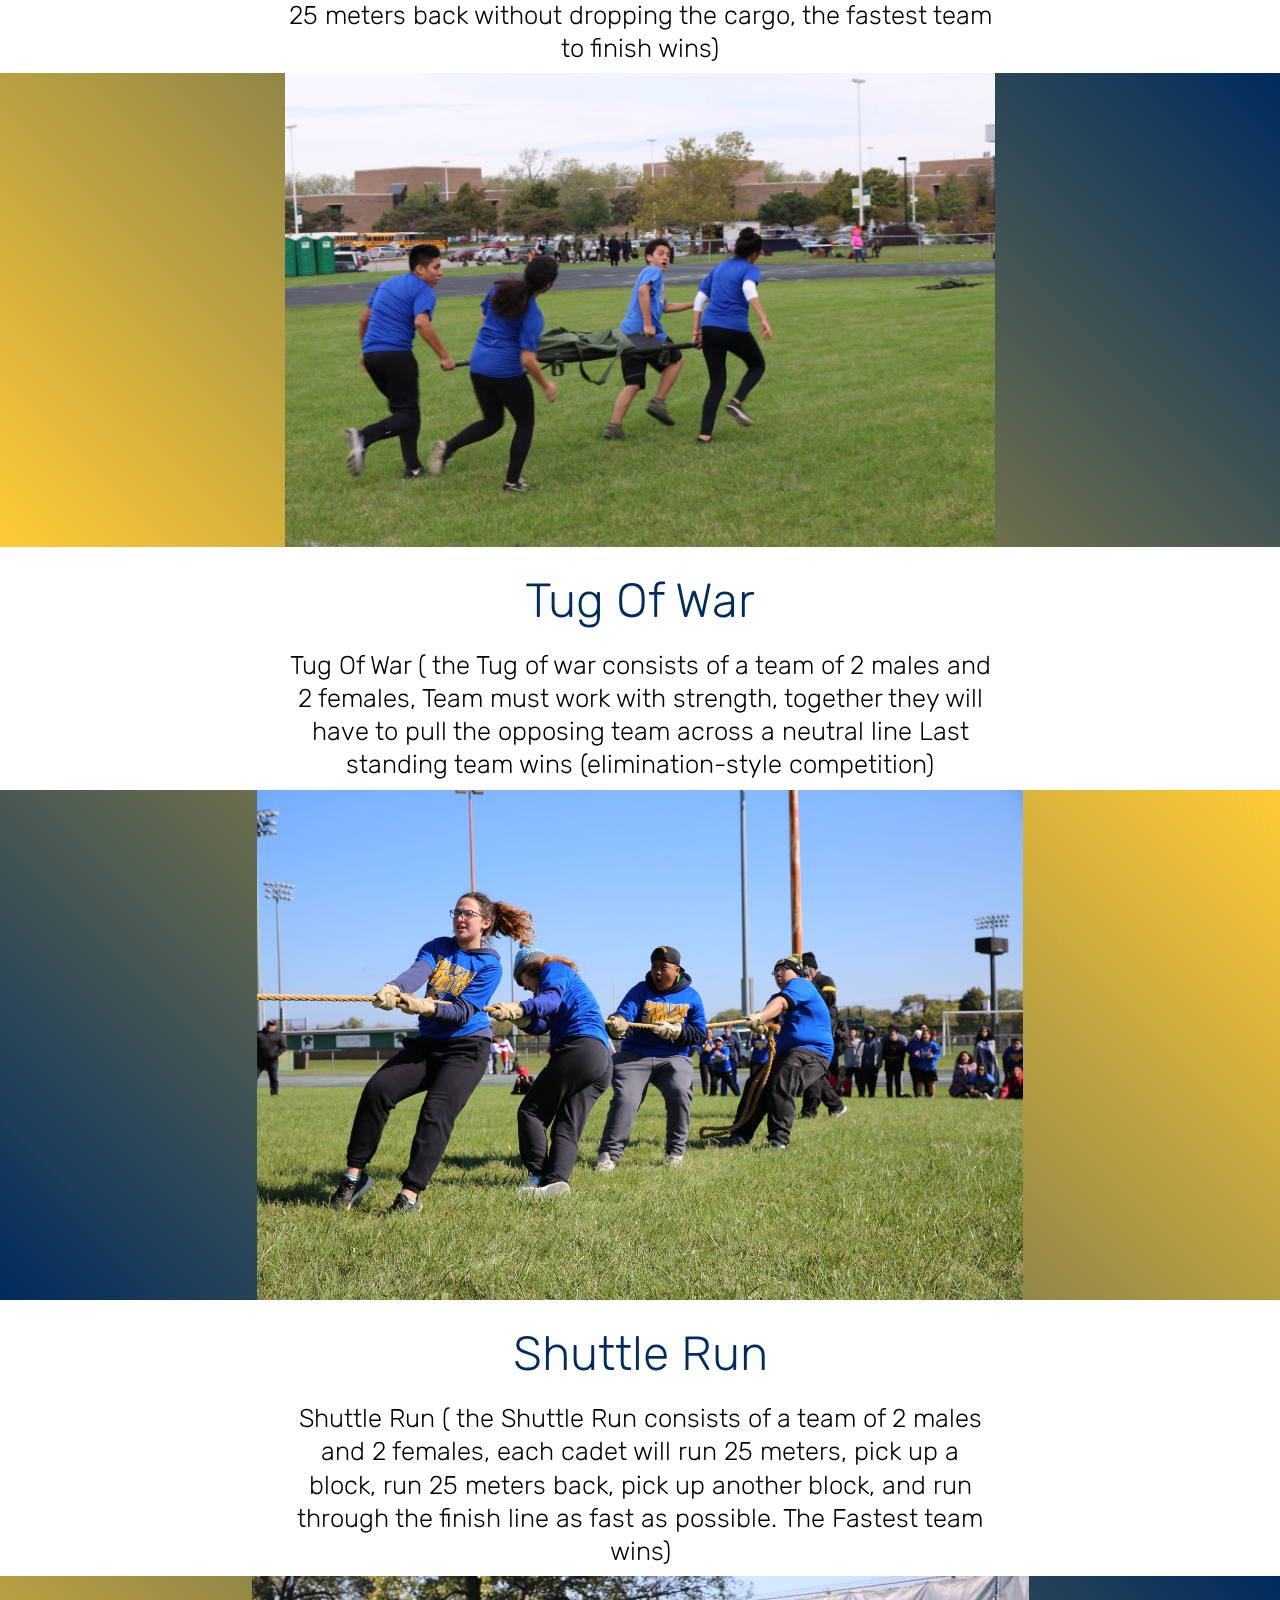
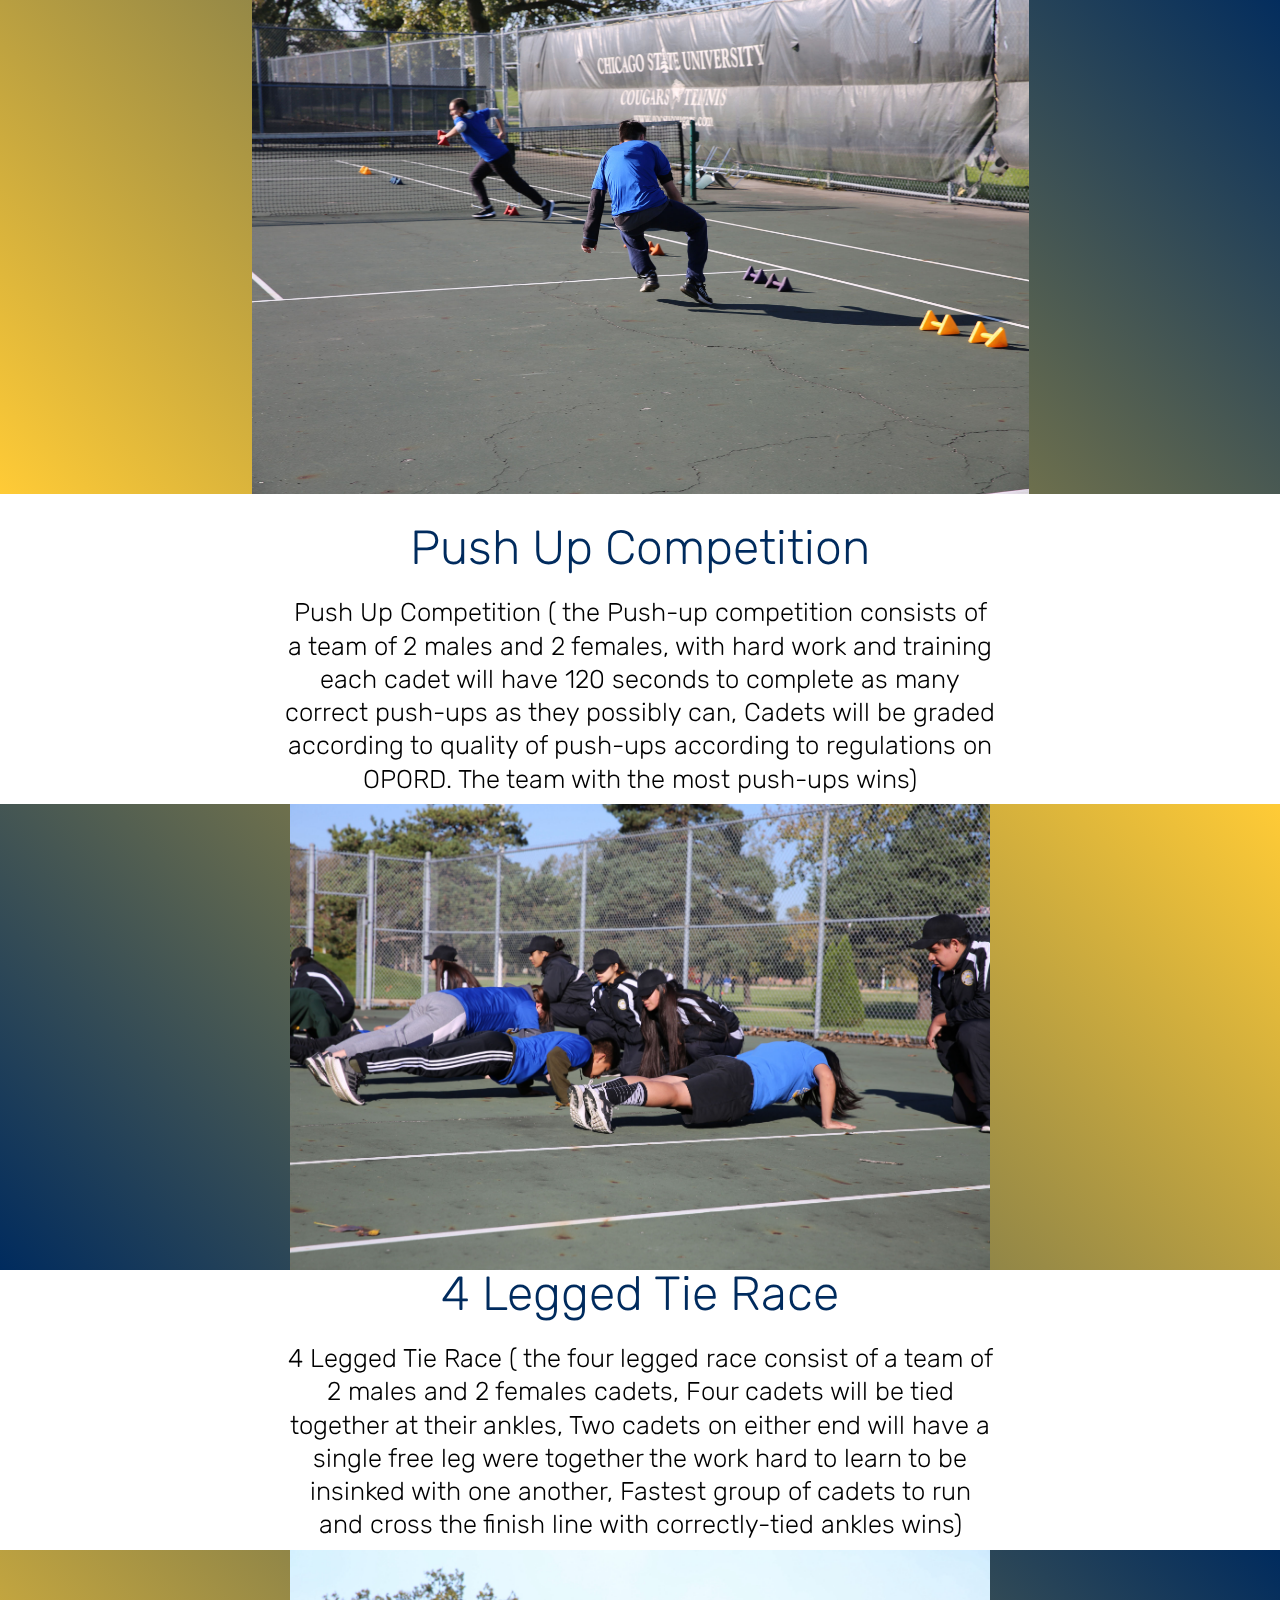
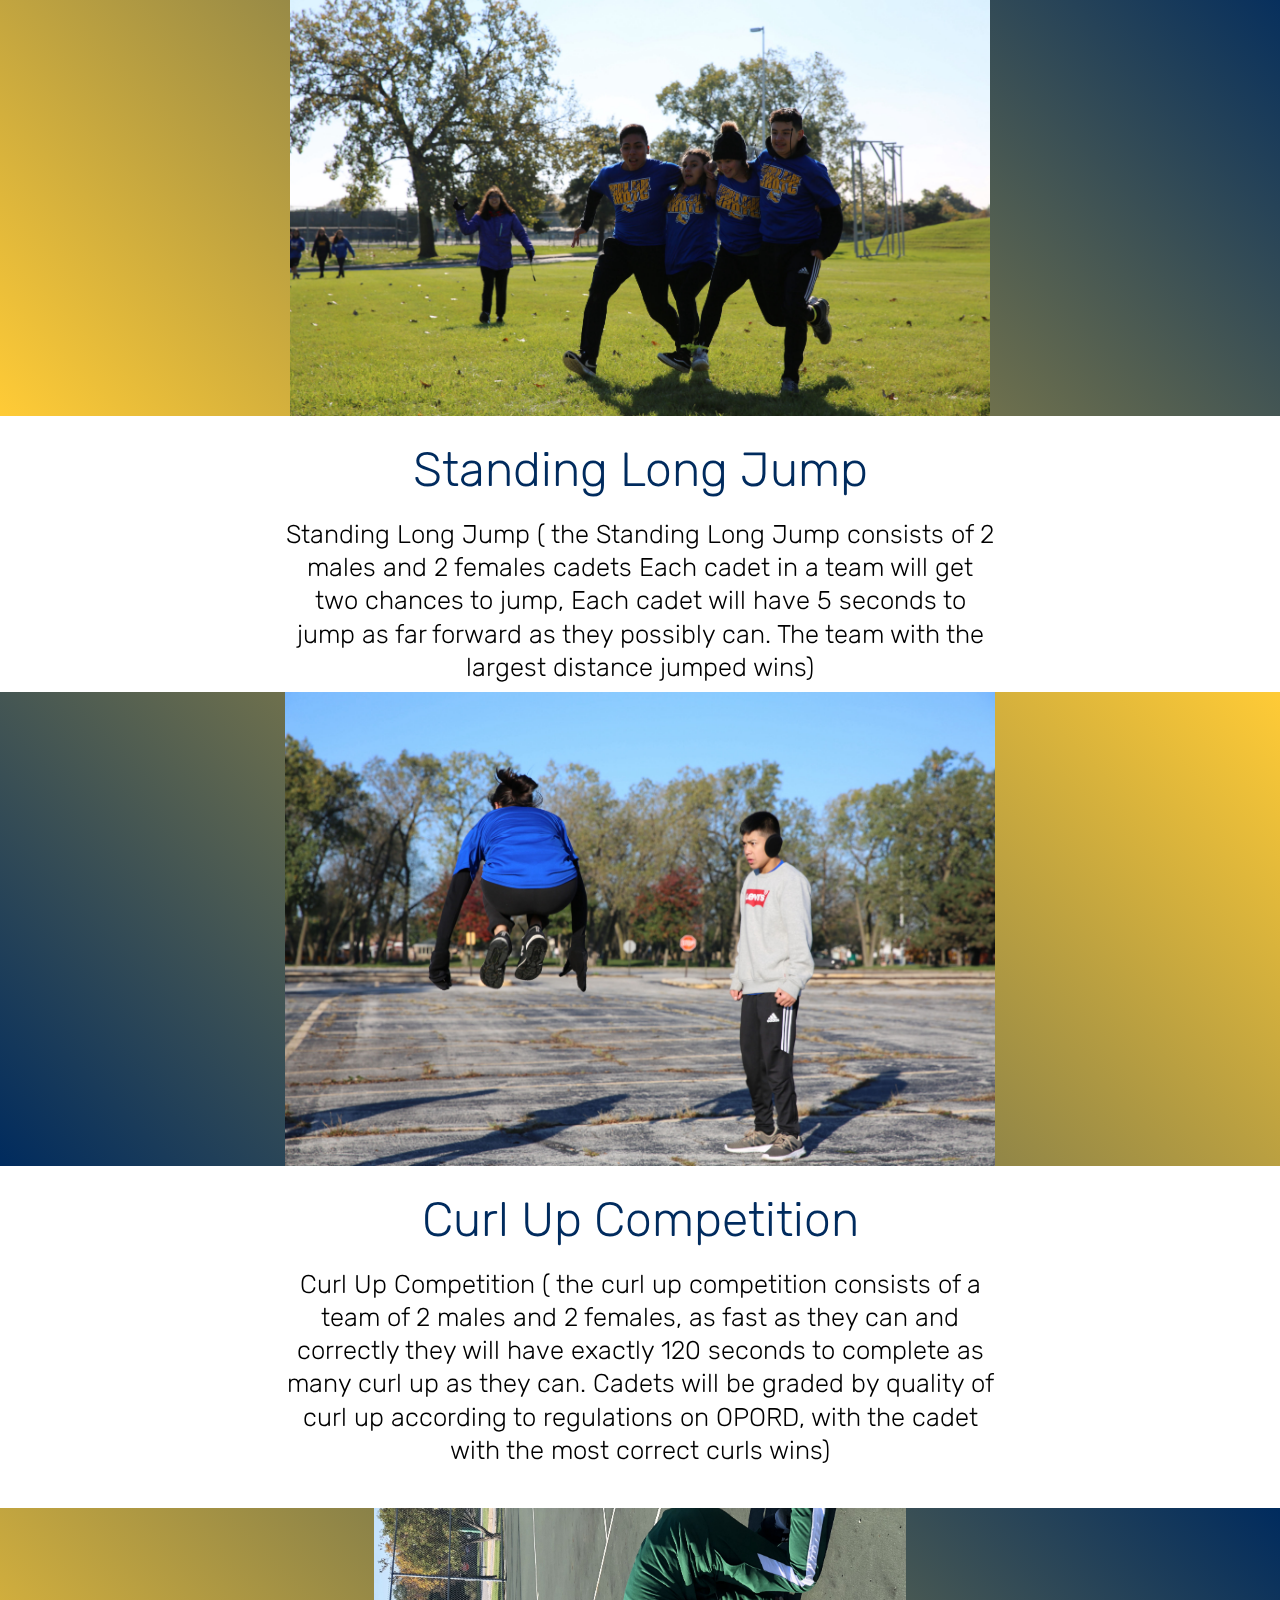
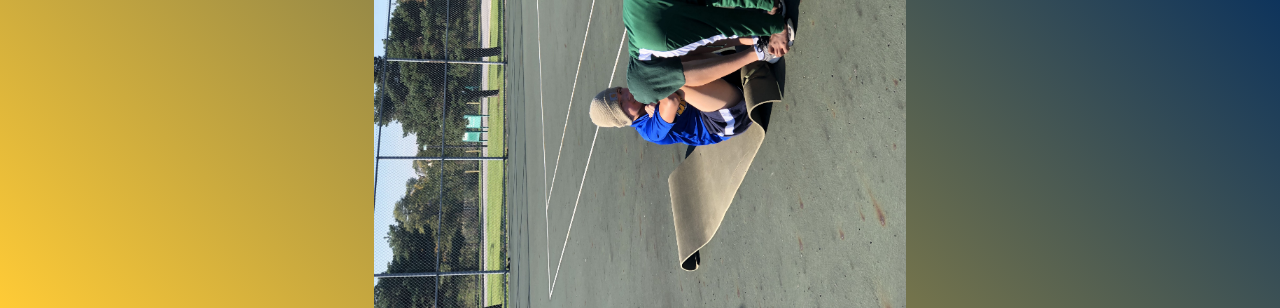
<file: page7.html>
<!DOCTYPE html>
<html  >
<head>
  <!-- Site made with Mobirise Website Builder v4.12.3, https://mobirise.com -->
  <meta charset="UTF-8">
  <meta http-equiv="X-UA-Compatible" content="IE=edge">
  <meta name="generator" content="Mobirise v4.12.3, mobirise.com">
  <meta name="viewport" content="width=device-width, initial-scale=1, minimum-scale=1">
  <link rel="shortcut icon" href="assets/images/imageedit-12-8898153004-122x161.png" type="image/x-icon">
  <meta name="description" content="Site Builder Description">
  
  
  <title>Sports Challenge</title>
  <link rel="stylesheet" href="assets/bootstrap/css/bootstrap.min.css">
  <link rel="stylesheet" href="assets/bootstrap/css/bootstrap-grid.min.css">
  <link rel="stylesheet" href="assets/bootstrap/css/bootstrap-reboot.min.css">
  <link rel="stylesheet" href="assets/tether/tether.min.css">
  <link rel="stylesheet" href="assets/theme/css/style.css">
  <link rel="preload" as="style" href="assets/mobirise/css/mbr-additional.css"><link rel="stylesheet" href="assets/mobirise/css/mbr-additional.css" type="text/css">
  
  
  
</head>
<body>
  <section class="header1 cid-rY2Rb3NR30 mbr-parallax-background" id="header1-2b">

    

    <div class="mbr-overlay" style="opacity: 0.6; background-color: rgb(20, 157, 204);">
    </div>

    <div class="container">
        <div class="row justify-content-md-center">
            <div class="mbr-white col-md-10">
                <h1 class="mbr-section-title align-center mbr-bold pb-3 mbr-fonts-style display-1">Sports Challenge
</h1>
                <h3 class="mbr-section-subtitle align-center mbr-light pb-3 mbr-fonts-style display-2">All About Sport Challenge</h3>
                
                <div class="mbr-section-btn align-center"><a class="btn btn-md btn-primary display-4" href="page7.html#content4-2c">Relay Race</a> <a class="btn btn-md btn-primary display-4" href="page7.html#content4-2d">Litter Carry</a> <a class="btn btn-md btn-primary display-4" href="page7.html#content4-2e">Tug Of War
</a> <a class="btn btn-md btn-primary display-4" href="page7.html#content4-2f">Shuttle Run
</a> <a class="btn btn-md btn-primary display-4" href="page7.html#content4-2j">Push Up Competition</a> <a class="btn btn-md btn-primary display-4" href="page7.html#content4-2g">4 Legged Tie Race</a> <a class="btn btn-md btn-primary display-4" href="page7.html#content4-2k">Standing Long Jump</a> <a class="btn btn-md btn-primary display-4" href="page7.html#content4-2h">Curl Up Competition</a></div>
            </div>
        </div>
    </div>

</section>

<section class="engine"><a href="https://mobirise.info/k">develop your own website</a></section><section class="mbr-section content4 cid-rY2TTLbK3n" id="content4-2c">

    

    <div class="container">
        <div class="media-container-row">
            <div class="title col-12 col-md-8">
                <h2 class="align-center pb-3 mbr-fonts-style display-2">
                    Relay Race</h2>
                <h3 class="mbr-section-subtitle align-center mbr-light mbr-fonts-style display-5">800 Meter Relay Race (the 800 Meter Relay Race consists of 2 males and 2 females, each of the cadet will run 200 meters were at the end of their run will be another team cadet ready to run once the cadet has passed the baton and the fastest team to cross the finish line first wins)
</h3>
                
            </div>
        </div>
    </div>
</section>

<section class="cid-rY2VMZ9xvj" id="image2-2l">

    

    <figure class="mbr-figure container">
        <div class="image-block" style="width: 65%;">
            <img src="assets/images/242a4633-3038x2025.jpg" alt="Mobirise" title="">
            <figcaption class="mbr-figure-caption mbr-figure-caption-over">
                <div class="pb-5 px-3 mbr-white align-center mbr-fonts-style display-1"></div>
            </figcaption>
        </div>
    </figure>
</section>

<section class="mbr-section content4 cid-rY2TU5kcJa" id="content4-2d">

    

    <div class="container">
        <div class="media-container-row">
            <div class="title col-12 col-md-8">
                <h2 class="align-center pb-3 mbr-fonts-style display-2">Litter Carry</h2>
                <h3 class="mbr-section-subtitle align-center mbr-light mbr-fonts-style display-5">Litter Carry ( the Litter Carry consist with a team of 2 male and 2 female cadets, Each team will carry a 100 LB bag of sand on the cargo for 25 meters around a cone and another 25 meters back without dropping the cargo, the fastest team to finish wins)</h3>
                
            </div>
        </div>
    </div>
</section>

<section class="cid-rY2W8O1vTZ" id="image2-2m">

    

    <figure class="mbr-figure container">
        <div class="image-block" style="width: 64%;">
            <img src="assets/images/img-8466-3038x2025.jpg" alt="Mobirise" title="">
            <figcaption class="mbr-figure-caption mbr-figure-caption-over">
                <div class="pb-5 px-3 mbr-white align-center mbr-fonts-style display-1"></div>
            </figcaption>
        </div>
    </figure>
</section>

<section class="mbr-section content4 cid-rY2TUnX1WH" id="content4-2e">

    

    <div class="container">
        <div class="media-container-row">
            <div class="title col-12 col-md-8">
                <h2 class="align-center pb-3 mbr-fonts-style display-2">Tug Of War
</h2>
                <h3 class="mbr-section-subtitle align-center mbr-light mbr-fonts-style display-5">Tug Of War ( the Tug of war consists of a team of 2 males and 2 females, Team must work with strength, together they will have to pull the opposing team across a neutral line Last standing team wins (elimination-style competition)</h3>
                
            </div>
        </div>
    </div>
</section>

<section class="cid-rY2W9Gk8n9" id="image2-2n">

    

    <figure class="mbr-figure container">
        <div class="image-block" style="width: 69%;">
            <img src="assets/images/242a4883-3038x2025.jpg" alt="Mobirise" title="">
            <figcaption class="mbr-figure-caption mbr-figure-caption-over">
                <div class="pb-5 px-3 mbr-white align-center mbr-fonts-style display-1"></div>
            </figcaption>
        </div>
    </figure>
</section>

<section class="mbr-section content4 cid-rY2UifVCkH" id="content4-2f">

    

    <div class="container">
        <div class="media-container-row">
            <div class="title col-12 col-md-8">
                <h2 class="align-center pb-3 mbr-fonts-style display-2">Shuttle Run
</h2>
                <h3 class="mbr-section-subtitle align-center mbr-light mbr-fonts-style display-5">Shuttle Run ( the Shuttle Run consists of a team of 2 males and 2 females, each cadet will run 25 meters, pick up a block, run 25 meters back, pick up another block, and run through the finish line as fast as possible. The Fastest team wins)</h3>
                
            </div>
        </div>
    </div>
</section>

<section class="cid-rY31jAUIfY" id="image2-2t">

    

    <figure class="mbr-figure container">
        <div class="image-block" style="width: 70%;">
            <img src="assets/images/242a4587-3038x2025.jpg" alt="Mobirise" title="">
            <figcaption class="mbr-figure-caption mbr-figure-caption-over">
                <div class="pb-5 px-3 mbr-white align-center mbr-fonts-style display-1"></div>
            </figcaption>
        </div>
    </figure>
</section>

<section class="mbr-section content4 cid-rY2Um8qpGt" id="content4-2j">

    

    <div class="container">
        <div class="media-container-row">
            <div class="title col-12 col-md-8">
                <h2 class="align-center pb-3 mbr-fonts-style display-2">Push Up Competition</h2>
                <h3 class="mbr-section-subtitle align-center mbr-light mbr-fonts-style display-5">Push Up Competition ( the Push-up competition consists of a team of 2 males and 2 females, with hard work and training each cadet will have 120 seconds to complete as many correct push-ups as they possibly can, Cadets will be graded according to quality of push-ups according to regulations on OPORD. The team with the most push-ups wins)</h3>
                
            </div>
        </div>
    </div>
</section>

<section class="cid-rY2Wb5b4Fi" id="image2-2p">

    

    <figure class="mbr-figure container">
        <div class="image-block" style="width: 63%;">
            <img src="assets/images/242a4548-3038x2025.jpg" alt="Mobirise" title="">
            <figcaption class="mbr-figure-caption mbr-figure-caption-over">
                <div class="pb-5 px-3 mbr-white align-center mbr-fonts-style display-1"></div>
            </figcaption>
        </div>
    </figure>
</section>

<section class="mbr-section content4 cid-rY2UiWs8ko" id="content4-2g">

    

    <div class="container">
        <div class="media-container-row">
            <div class="title col-12 col-md-8">
                <h2 class="align-center pb-3 mbr-fonts-style display-2">4 Legged Tie Race</h2>
                <h3 class="mbr-section-subtitle align-center mbr-light mbr-fonts-style display-5">4 Legged Tie Race ( the four legged race consist of a team of 2 males and 2 females cadets,  Four cadets will be tied together at their ankles, Two cadets on either end will have a single free leg were together the work hard to learn to be insinked with one another, Fastest group of cadets to run and cross the finish line with correctly-tied ankles wins)</h3>
                
            </div>
        </div>
    </div>
</section>

<section class="cid-rY2WctN155" id="image2-2r">

    

    <figure class="mbr-figure container">
        <div class="image-block" style="width: 63%;">
            <img src="assets/images/242a4715-3038x2025.jpg" alt="Mobirise" title="">
            <figcaption class="mbr-figure-caption mbr-figure-caption-over">
                <div class="pb-5 px-3 mbr-white align-center mbr-fonts-style display-1"></div>
            </figcaption>
        </div>
    </figure>
</section>

<section class="mbr-section content4 cid-rY2UC50DhS" id="content4-2k">

    

    <div class="container">
        <div class="media-container-row">
            <div class="title col-12 col-md-8">
                <h2 class="align-center pb-3 mbr-fonts-style display-2">Standing Long Jump</h2>
                <h3 class="mbr-section-subtitle align-center mbr-light mbr-fonts-style display-5">Standing Long Jump ( the Standing Long Jump consists of 2 males and 2 females cadets Each cadet in a team will get two chances to jump, Each cadet will have 5 seconds to jump as far forward as they possibly can. The team with the largest distance jumped wins)</h3>
                
            </div>
        </div>
    </div>
</section>

<section class="cid-rY2Wd5E6GF" id="image2-2s">

    

    <figure class="mbr-figure container">
        <div class="image-block" style="width: 64%;">
            <img src="assets/images/242a4485-3038x2025.jpg" alt="Mobirise" title="">
            <figcaption class="mbr-figure-caption mbr-figure-caption-over">
                <div class="pb-5 px-3 mbr-white align-center mbr-fonts-style display-1"></div>
            </figcaption>
        </div>
    </figure>
</section>

<section class="mbr-section content4 cid-rY2UlotmdD" id="content4-2h">

    

    <div class="container">
        <div class="media-container-row">
            <div class="title col-12 col-md-8">
                <h2 class="align-center pb-3 mbr-fonts-style display-2">Curl Up Competition</h2>
                <h3 class="mbr-section-subtitle align-center mbr-light mbr-fonts-style display-5">Curl Up Competition ( the curl up competition consists of a team of 2 males and 2 females, as fast as they can and correctly they will have exactly 120 seconds to complete as many curl up as they can. Cadets will be graded by quality of curl up according to regulations on OPORD, with the cadet with the most correct curls wins)
<div><br></div></h3>
                
            </div>
        </div>
    </div>
</section>

<section class="cid-rY33hjqnaA" id="image2-2u">

    

    <figure class="mbr-figure container">
        <div class="image-block" style="width: 48%;">
            <img src="assets/images/img-5133-3038x2279.jpg" alt="Mobirise" title="">
            <figcaption class="mbr-figure-caption mbr-figure-caption-over">
                <div class="pb-5 px-3 mbr-white align-center mbr-fonts-style display-1"></div>
            </figcaption>
        </div>
    </figure>
</section>


  <script src="assets/web/assets/jquery/jquery.min.js"></script>
  <script src="assets/popper/popper.min.js"></script>
  <script src="assets/bootstrap/js/bootstrap.min.js"></script>
  <script src="assets/tether/tether.min.js"></script>
  <script src="assets/smoothscroll/smooth-scroll.js"></script>
  <script src="assets/parallax/jarallax.min.js"></script>
  <script src="assets/theme/js/script.js"></script>
  
  
</body>
</html>
</file>
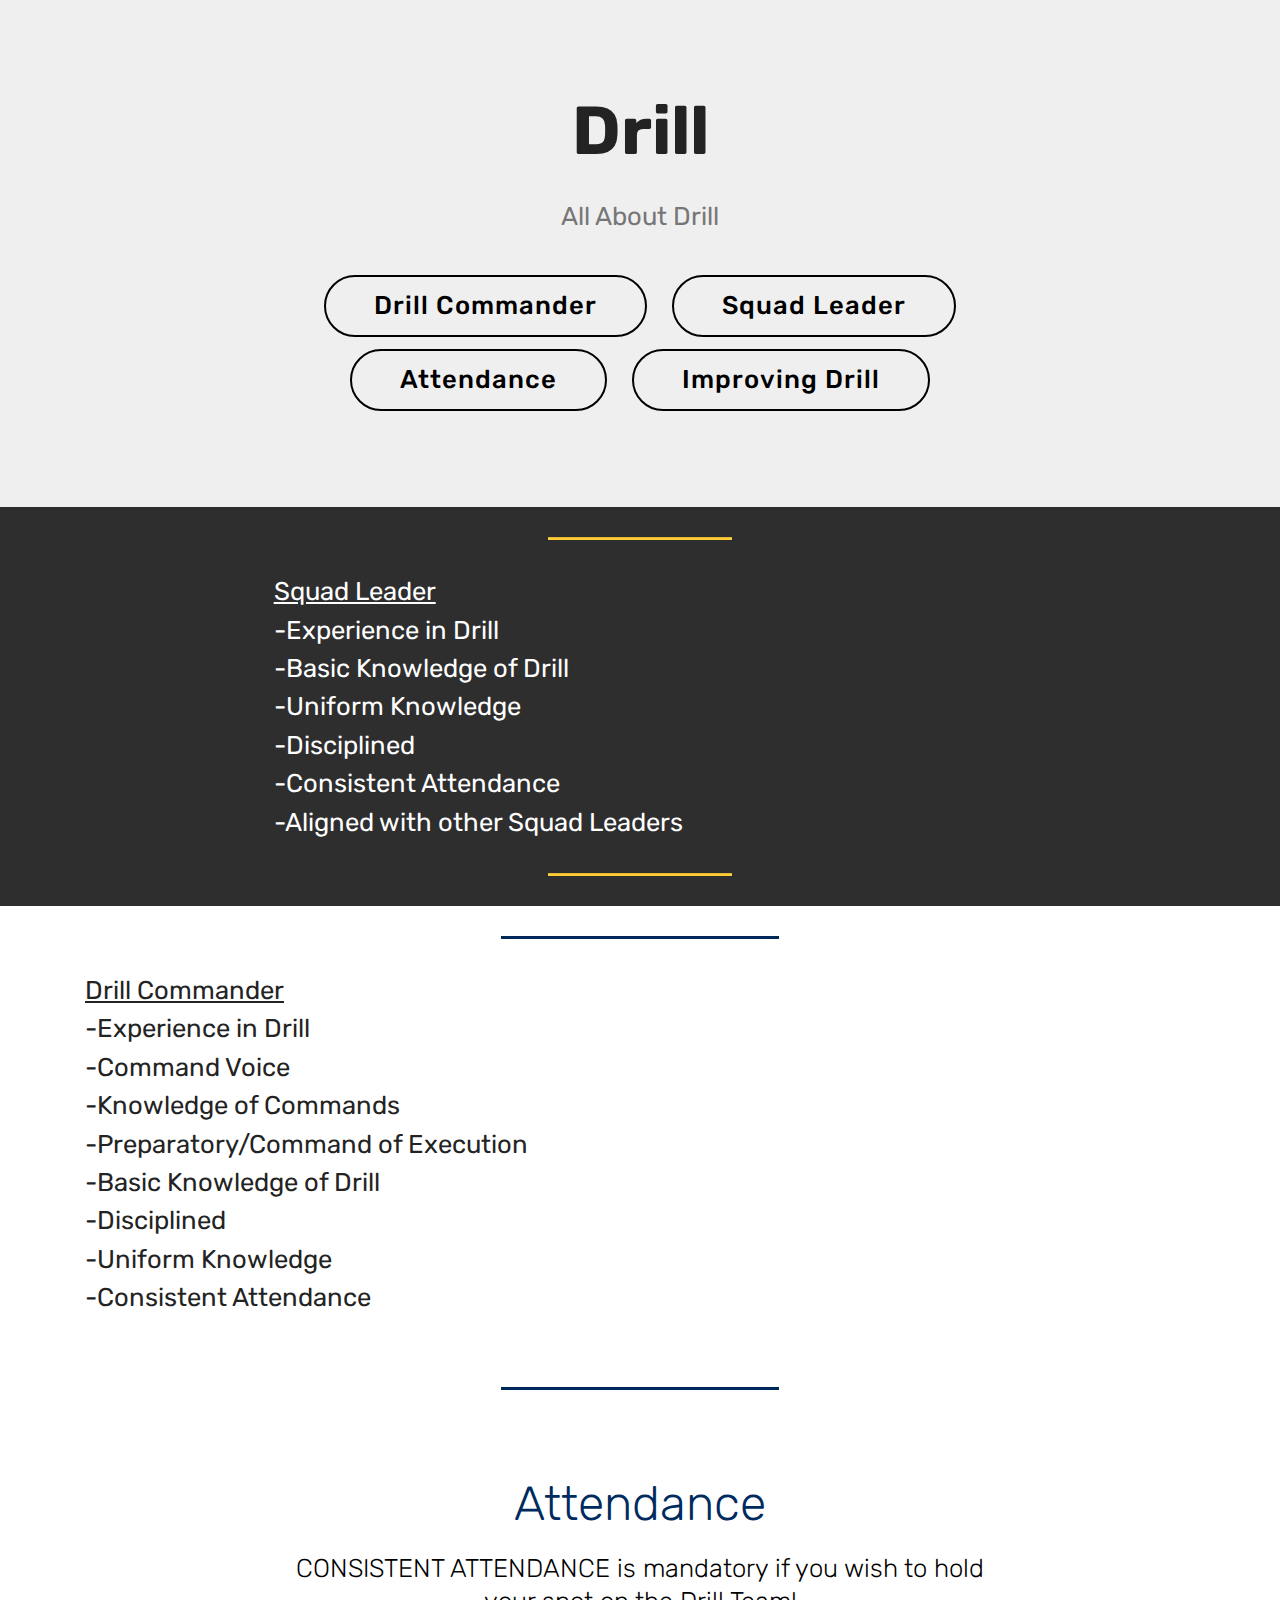
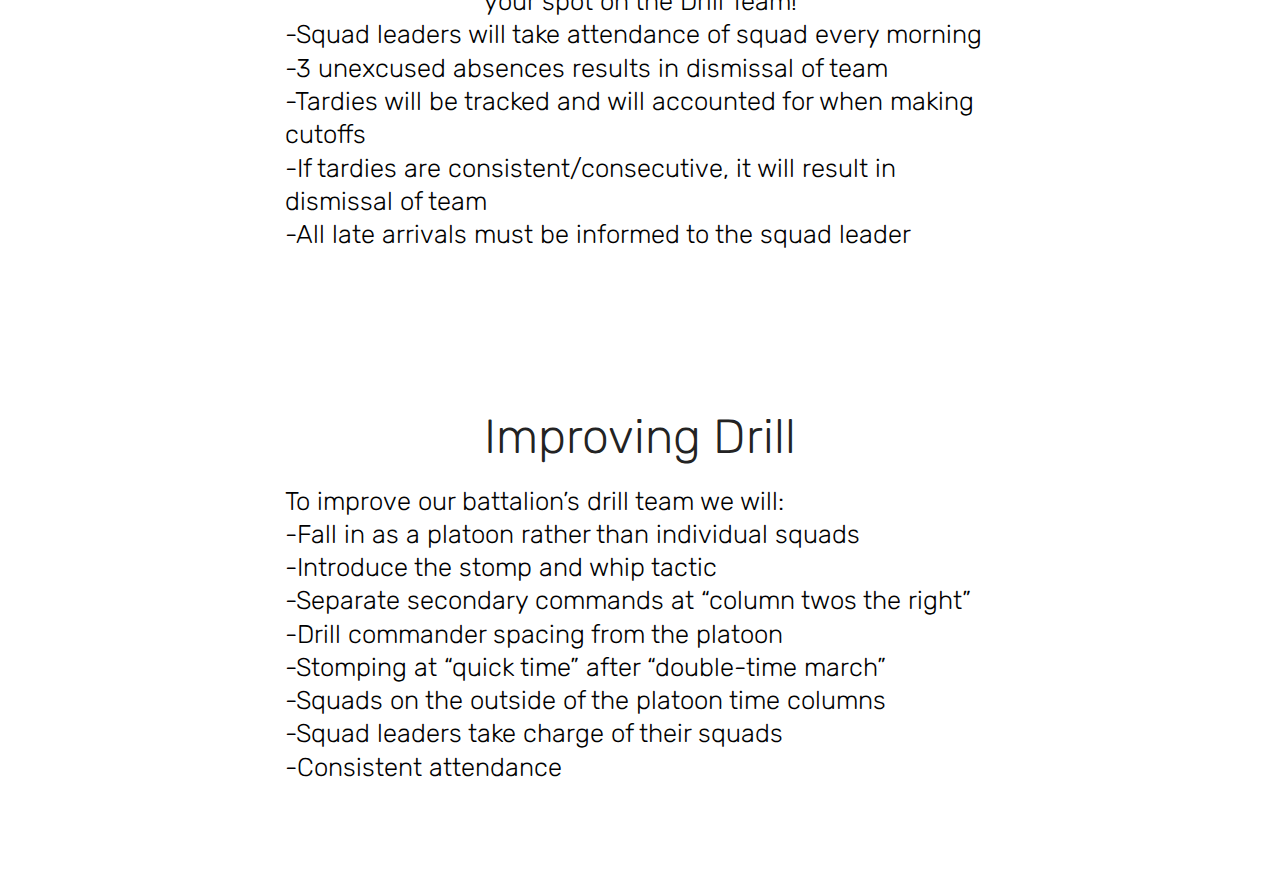
<file: page8.html>
<!DOCTYPE html>
<html  >
<head>
  <!-- Site made with Mobirise Website Builder v4.12.3, https://mobirise.com -->
  <meta charset="UTF-8">
  <meta http-equiv="X-UA-Compatible" content="IE=edge">
  <meta name="generator" content="Mobirise v4.12.3, mobirise.com">
  <meta name="viewport" content="width=device-width, initial-scale=1, minimum-scale=1">
  <link rel="shortcut icon" href="assets/images/imageedit-12-8898153004-122x161.png" type="image/x-icon">
  <meta name="description" content="Web Page Builder Description">
  
  
  <title>Expectations</title>
  <link rel="stylesheet" href="assets/bootstrap/css/bootstrap.min.css">
  <link rel="stylesheet" href="assets/bootstrap/css/bootstrap-grid.min.css">
  <link rel="stylesheet" href="assets/bootstrap/css/bootstrap-reboot.min.css">
  <link rel="stylesheet" href="assets/tether/tether.min.css">
  <link rel="stylesheet" href="assets/theme/css/style.css">
  <link rel="preload" as="style" href="assets/mobirise/css/mbr-additional.css"><link rel="stylesheet" href="assets/mobirise/css/mbr-additional.css" type="text/css">
  
  
  
</head>
<body>
  <section class="header1 cid-rY36BAaJ0a" id="header16-32">

    

    

    <div class="container">
        <div class="row justify-content-md-center">
            <div class="col-md-10 align-center">
                <h1 class="mbr-section-title mbr-bold pb-3 mbr-fonts-style display-1">
                    Drill</h1>
                
                <p class="mbr-text pb-3 mbr-fonts-style display-5">
                    All About Drill</p>
                <div class="mbr-section-btn"><a class="btn btn-md btn-primary-outline display-4" href="page8.html#content9-2x">Drill Commander</a> <a class="btn btn-md btn-primary-outline display-4" href="page8.html#content10-2w">Squad Leader</a> <a class="btn btn-md btn-primary-outline display-4" href="page8.html#content4-30">Attendance</a> <a class="btn btn-md btn-primary-outline display-4" href="page8.html#content4-31">Improving Drill</a></div>
            </div>
        </div>
    </div>

</section>

<section class="engine"><a href="https://mobirise.info/q">free responsive web templates</a></section><section class="mbr-section article content10 cid-rY35BaT57N" id="content10-2w">
    
     

    <div class="container">
        <div class="inner-container" style="width: 66%;">
            <hr class="line" style="width: 25%;">
            <div class="section-text align-center mbr-white mbr-fonts-style display-5"><u>Squad Leader
</u><div>-Experience in Drill
</div><div>-Basic Knowledge of Drill
</div><div>-Uniform Knowledge
</div><div>-Disciplined
</div><div>-Consistent Attendance
</div><div>-Aligned with other Squad Leaders
</div></div>
            <hr class="line" style="width: 25%;">
        </div>
    </div>
</section>

<section class="mbr-section article content9 cid-rY35HSD8e9" id="content9-2x">
    
     

    <div class="container">
        <div class="inner-container" style="width: 100%;">
            <hr class="line" style="width: 25%;">
            <div class="section-text align-center mbr-fonts-style display-5"><u>Drill Commander
</u><div>-Experience in Drill
</div><div>-Command Voice
</div><div>-Knowledge of Commands
</div><div>-Preparatory/Command of Execution
</div><div>-Basic Knowledge of Drill
</div><div>-Disciplined
</div><div>-Uniform Knowledge
</div><div>-Consistent Attendance
</div><div><br></div></div>
            <hr class="line" style="width: 25%;">
        </div>
        </div>
</section>

<section class="mbr-section content4 cid-rY35Y5VbpE" id="content4-30">

    

    <div class="container">
        <div class="media-container-row">
            <div class="title col-12 col-md-8">
                <h2 class="align-center pb-3 mbr-fonts-style display-2">Attendance</h2>
                <h3 class="mbr-section-subtitle align-center mbr-light mbr-fonts-style display-5">CONSISTENT ATTENDANCE is mandatory if you wish to hold your spot on the Drill Team! 
<div>-Squad leaders will take attendance of squad every morning
</div><div>-3 unexcused absences results in dismissal of team
</div><div>-Tardies will be tracked and will accounted for when making cutoffs
</div><div>-If tardies are consistent/consecutive, it will result in dismissal of team
</div><div>-All late arrivals must be informed to the squad leader
</div><div>
</div><div><br></div></h3>
                
            </div>
        </div>
    </div>
</section>

<section class="mbr-section content4 cid-rY36dAVJ6M" id="content4-31">

    

    <div class="container">
        <div class="media-container-row">
            <div class="title col-12 col-md-8">
                <h2 class="align-center pb-3 mbr-fonts-style display-2">Improving Drill
</h2>
                <h3 class="mbr-section-subtitle align-center mbr-light mbr-fonts-style display-5">To improve our battalion’s drill team we will:
<div>-Fall in as a platoon rather than individual squads
</div><div>-Introduce the stomp and whip tactic
</div><div>-Separate secondary commands at “column twos the right”
</div><div>-Drill commander spacing from the platoon
</div><div>-Stomping at “quick time” after “double-time march”
</div><div>-Squads on the outside of the platoon time columns
</div><div>-Squad leaders take charge of their squads
</div><div>-Consistent attendance
</div><div><br></div></h3>
                
            </div>
        </div>
    </div>
</section>


  <script src="assets/web/assets/jquery/jquery.min.js"></script>
  <script src="assets/popper/popper.min.js"></script>
  <script src="assets/bootstrap/js/bootstrap.min.js"></script>
  <script src="assets/tether/tether.min.js"></script>
  <script src="assets/smoothscroll/smooth-scroll.js"></script>
  <script src="assets/theme/js/script.js"></script>
  
  
</body>
</html>
</file>
<file: assets/web/assets/mobirise-icons2/mobirise2.css>
@font-face {
  font-family: 'Moririse2';
  font-display: swap;
  src:  url('mobirise2.eot?f2bix4');
  src:  url('mobirise2.eot?f2bix4#iefix') format('embedded-opentype'),
    url('mobirise2.ttf?f2bix4') format('truetype'),
    url('mobirise2.woff?f2bix4') format('woff'),
    url('mobirise2.svg?f2bix4#mobirise2') format('svg');
  font-weight: normal;
  font-style: normal;
}

[class^="mobi-"], [class*=" mobi-"] {
  /* use !important to prevent issues with browser extensions that change fonts */
  font-family: 'Moririse2' !important;
  speak: none;
  font-style: normal;
  font-weight: normal;
  font-variant: normal;
  text-transform: none;
  line-height: 1;

  /* Better Font Rendering =========== */
  -webkit-font-smoothing: antialiased;
  -moz-osx-font-smoothing: grayscale;
}

.mobi-mbri-add-submenu:before {
  content: "\e900";
}
.mobi-mbri-alert:before {
  content: "\e901";
}
.mobi-mbri-align-center:before {
  content: "\e902";
}
.mobi-mbri-align-justify:before {
  content: "\e903";
}
.mobi-mbri-align-left:before {
  content: "\e904";
}
.mobi-mbri-align-right:before {
  content: "\e905";
}
.mobi-mbri-android:before {
  content: "\e906";
}
.mobi-mbri-apple:before {
  content: "\e907";
}
.mobi-mbri-arrow-down:before {
  content: "\e908";
}
.mobi-mbri-arrow-next:before {
  content: "\e909";
}
.mobi-mbri-arrow-prev:before {
  content: "\e90a";
}
.mobi-mbri-arrow-up:before {
  content: "\e90b";
}
.mobi-mbri-bold:before {
  content: "\e90c";
}
.mobi-mbri-bookmark:before {
  content: "\e90d";
}
.mobi-mbri-bootstrap:before {
  content: "\e90e";
}
.mobi-mbri-briefcase:before {
  content: "\e90f";
}
.mobi-mbri-browse:before {
  content: "\e910";
}
.mobi-mbri-bulleted-list:before {
  content: "\e911";
}
.mobi-mbri-calendar:before {
  content: "\e912";
}
.mobi-mbri-camera:before {
  content: "\e913";
}
.mobi-mbri-cart-add:before {
  content: "\e914";
}
.mobi-mbri-cart-full:before {
  content: "\e915";
}
.mobi-mbri-cash:before {
  content: "\e916";
}
.mobi-mbri-change-style:before {
  content: "\e917";
}
.mobi-mbri-chat:before {
  content: "\e918";
}
.mobi-mbri-clock:before {
  content: "\e919";
}
.mobi-mbri-close:before {
  content: "\e91a";
}
.mobi-mbri-cloud:before {
  content: "\e91b";
}
.mobi-mbri-code:before {
  content: "\e91c";
}
.mobi-mbri-contact-form:before {
  content: "\e91d";
}
.mobi-mbri-credit-card:before {
  content: "\e91e";
}
.mobi-mbri-cursor-click:before {
  content: "\e91f";
}
.mobi-mbri-cust-feedback:before {
  content: "\e920";
}
.mobi-mbri-database:before {
  content: "\e921";
}
.mobi-mbri-delivery:before {
  content: "\e922";
}
.mobi-mbri-desktop:before {
  content: "\e923";
}
.mobi-mbri-devices:before {
  content: "\e924";
}
.mobi-mbri-down:before {
  content: "\e925";
}
.mobi-mbri-download-2:before {
  content: "\e926";
}
.mobi-mbri-download:before {
  content: "\e927";
}
.mobi-mbri-drag-n-drop-2:before {
  content: "\e928";
}
.mobi-mbri-drag-n-drop:before {
  content: "\e929";
}
.mobi-mbri-edit-2:before {
  content: "\e92a";
}
.mobi-mbri-edit:before {
  content: "\e92b";
}
.mobi-mbri-error:before {
  content: "\e92c";
}
.mobi-mbri-extension:before {
  content: "\e92d";
}
.mobi-mbri-features:before {
  content: "\e92e";
}
.mobi-mbri-file:before {
  content: "\e92f";
}
.mobi-mbri-flag:before {
  content: "\e930";
}
.mobi-mbri-folder:before {
  content: "\e931";
}
.mobi-mbri-gift:before {
  content: "\e932";
}
.mobi-mbri-github:before {
  content: "\e933";
}
.mobi-mbri-globe-2:before {
  content: "\e934";
}
.mobi-mbri-globe:before {
  content: "\e935";
}
.mobi-mbri-growing-chart:before {
  content: "\e936";
}
.mobi-mbri-hearth:before {
  content: "\e937";
}
.mobi-mbri-help:before {
  content: "\e938";
}
.mobi-mbri-home:before {
  content: "\e939";
}
.mobi-mbri-hot-cup:before {
  content: "\e93a";
}
.mobi-mbri-idea:before {
  content: "\e93b";
}
.mobi-mbri-image-gallery:before {
  content: "\e93c";
}
.mobi-mbri-image-slider:before {
  content: "\e93d";
}
.mobi-mbri-info:before {
  content: "\e93e";
}
.mobi-mbri-italic:before {
  content: "\e93f";
}
.mobi-mbri-key:before {
  content: "\e940";
}
.mobi-mbri-laptop:before {
  content: "\e941";
}
.mobi-mbri-layers:before {
  content: "\e942";
}
.mobi-mbri-left-right:before {
  content: "\e943";
}
.mobi-mbri-left:before {
  content: "\e944";
}
.mobi-mbri-letter:before {
  content: "\e945";
}
.mobi-mbri-like:before {
  content: "\e946";
}
.mobi-mbri-link:before {
  content: "\e947";
}
.mobi-mbri-lock:before {
  content: "\e948";
}
.mobi-mbri-login:before {
  content: "\e949";
}
.mobi-mbri-logout:before {
  content: "\e94a";
}
.mobi-mbri-magic-stick:before {
  content: "\e94b";
}
.mobi-mbri-map-pin:before {
  content: "\e94c";
}
.mobi-mbri-menu:before {
  content: "\e94d";
}
.mobi-mbri-mobile-2:before {
  content: "\e94e";
}
.mobi-mbri-mobile-horizontal:before {
  content: "\e94f";
}
.mobi-mbri-mobile:before {
  content: "\e950";
}
.mobi-mbri-mobirise:before {
  content: "\e951";
}
.mobi-mbri-more-horizontal:before {
  content: "\e952";
}
.mobi-mbri-more-vertical:before {
  content: "\e953";
}
.mobi-mbri-music:before {
  content: "\e954";
}
.mobi-mbri-new-file:before {
  content: "\e955";
}
.mobi-mbri-numbered-list:before {
  content: "\e956";
}
.mobi-mbri-opened-folder:before {
  content: "\e957";
}
.mobi-mbri-pages:before {
  content: "\e958";
}
.mobi-mbri-paper-plane:before {
  content: "\e959";
}
.mobi-mbri-paperclip:before {
  content: "\e95a";
}
.mobi-mbri-phone:before {
  content: "\e95b";
}
.mobi-mbri-photo:before {
  content: "\e95c";
}
.mobi-mbri-photos:before {
  content: "\e95d";
}
.mobi-mbri-pin:before {
  content: "\e95e";
}
.mobi-mbri-play:before {
  content: "\e95f";
}
.mobi-mbri-plus:before {
  content: "\e960";
}
.mobi-mbri-preview:before {
  content: "\e961";
}
.mobi-mbri-print:before {
  content: "\e962";
}
.mobi-mbri-protect:before {
  content: "\e963";
}
.mobi-mbri-question:before {
  content: "\e964";
}
.mobi-mbri-quote-left:before {
  content: "\e965";
}
.mobi-mbri-quote-right:before {
  content: "\e966";
}
.mobi-mbri-redo:before {
  content: "\e967";
}
.mobi-mbri-refresh:before {
  content: "\e968";
}
.mobi-mbri-responsive-2:before {
  content: "\e969";
}
.mobi-mbri-responsive:before {
  content: "\e96a";
}
.mobi-mbri-right:before {
  content: "\e96b";
}
.mobi-mbri-rocket:before {
  content: "\e96c";
}
.mobi-mbri-sad-face:before {
  content: "\e96d";
}
.mobi-mbri-sale:before {
  content: "\e96e";
}
.mobi-mbri-save:before {
  content: "\e96f";
}
.mobi-mbri-search:before {
  content: "\e970";
}
.mobi-mbri-setting-2:before {
  content: "\e971";
}
.mobi-mbri-setting-3:before {
  content: "\e972";
}
.mobi-mbri-setting:before {
  content: "\e973";
}
.mobi-mbri-share:before {
  content: "\e974";
}
.mobi-mbri-shopping-bag:before {
  content: "\e975";
}
.mobi-mbri-shopping-basket:before {
  content: "\e976";
}
.mobi-mbri-shopping-cart:before {
  content: "\e977";
}
.mobi-mbri-sites:before {
  content: "\e978";
}
.mobi-mbri-smile-face:before {
  content: "\e979";
}
.mobi-mbri-speed:before {
  content: "\e97a";
}
.mobi-mbri-star:before {
  content: "\e97b";
}
.mobi-mbri-success:before {
  content: "\e97c";
}
.mobi-mbri-sun:before {
  content: "\e97d";
}
.mobi-mbri-sun2:before {
  content: "\e97e";
}
.mobi-mbri-tablet-vertical:before {
  content: "\e97f";
}
.mobi-mbri-tablet:before {
  content: "\e980";
}
.mobi-mbri-target:before {
  content: "\e981";
}
.mobi-mbri-timer:before {
  content: "\e982";
}
.mobi-mbri-to-ftp:before {
  content: "\e983";
}
.mobi-mbri-to-local-drive:before {
  content: "\e984";
}
.mobi-mbri-touch-swipe:before {
  content: "\e985";
}
.mobi-mbri-touch:before {
  content: "\e986";
}
.mobi-mbri-trash:before {
  content: "\e987";
}
.mobi-mbri-underline:before {
  content: "\e988";
}
.mobi-mbri-undo:before {
  content: "\e989";
}
.mobi-mbri-unlink:before {
  content: "\e98a";
}
.mobi-mbri-unlock:before {
  content: "\e98b";
}
.mobi-mbri-up-down:before {
  content: "\e98c";
}
.mobi-mbri-up:before {
  content: "\e98d";
}
.mobi-mbri-update:before {
  content: "\e98e";
}
.mobi-mbri-upload-2:before {
  content: "\e98f";
}
.mobi-mbri-upload:before {
  content: "\e990";
}
.mobi-mbri-user-2:before {
  content: "\e991";
}
.mobi-mbri-user:before {
  content: "\e992";
}
.mobi-mbri-users:before {
  content: "\e993";
}
.mobi-mbri-video-play:before {
  content: "\e994";
}
.mobi-mbri-video:before {
  content: "\e995";
}
.mobi-mbri-watch:before {
  content: "\e996";
}
.mobi-mbri-website-theme-2:before {
  content: "\e997";
}
.mobi-mbri-website-theme:before {
  content: "\e998";
}
.mobi-mbri-wifi:before {
  content: "\e999";
}
.mobi-mbri-windows:before {
  content: "\e99a";
}
.mobi-mbri-zoom-in:before {
  content: "\e99b";
}
.mobi-mbri-zoom-out:before {
  content: "\e99c";
}
</file>
<file: assets/web/assets/mobirise-icons-bold/mobirise-icons-bold.css>
@font-face {
  font-family: 'mobirise-icons-bold';
  font-display: swap;
  src:  url('mobirise-icons-bold.eot?m1l4yr');
  src:  url('mobirise-icons-bold.eot?m1l4yr#iefix') format('embedded-opentype'),
    url('mobirise-icons-bold.ttf?m1l4yr') format('truetype'),
    url('mobirise-icons-bold.woff?m1l4yr') format('woff'),
    url('mobirise-icons-bold.svg?m1l4yr#mobirise-icons-bold') format('svg');
  font-weight: normal;
  font-style: normal;
}

[class^="mbrib-"], [class*="mbrib-"] {
  /* use !important to prevent issues with browser extensions that change fonts */
  font-family: 'mobirise-icons-bold' !important;
  speak: none;
  font-style: normal;
  font-weight: normal;
  font-variant: normal;
  text-transform: none;
  line-height: 1;

  /* Better Font Rendering =========== */
  -webkit-font-smoothing: antialiased;
  -moz-osx-font-smoothing: grayscale;
}

.mbrib-add-submenu:before {
  content: "\e900";
}
.mbrib-alert:before {
  content: "\e901";
}
.mbrib-align-center:before {
  content: "\e902";
}
.mbrib-align-justify:before {
  content: "\e903";
}
.mbrib-align-left:before {
  content: "\e904";
}
.mbrib-align-right:before {
  content: "\e905";
}
.mbrib-android:before {
  content: "\e906";
}
.mbrib-apple:before {
  content: "\e907";
}
.mbrib-arrow-down:before {
  content: "\e908";
}
.mbrib-arrow-next:before {
  content: "\e909";
}
.mbrib-arrow-prev:before {
  content: "\e90a";
}
.mbrib-arrow-up:before {
  content: "\e90b";
}
.mbrib-bold:before {
  content: "\e90c";
}
.mbrib-bookmark:before {
  content: "\e90d";
}
.mbrib-bootstrap:before {
  content: "\e90e";
}
.mbrib-briefcase:before {
  content: "\e90f";
}
.mbrib-browse:before {
  content: "\e910";
}
.mbrib-bulleted-list:before {
  content: "\e911";
}
.mbrib-calendar:before {
  content: "\e912";
}
.mbrib-camera:before {
  content: "\e913";
}
.mbrib-cart-add:before {
  content: "\e914";
}
.mbrib-cart-full:before {
  content: "\e915";
}
.mbrib-cash:before {
  content: "\e916";
}
.mbrib-change-style:before {
  content: "\e917";
}
.mbrib-chat:before {
  content: "\e918";
}
.mbrib-clock:before {
  content: "\e919";
}
.mbrib-close:before {
  content: "\e91a";
}
.mbrib-cloud:before {
  content: "\e91b";
}
.mbrib-code:before {
  content: "\e91c";
}
.mbrib-contact-form:before {
  content: "\e91d";
}
.mbrib-credit-card:before {
  content: "\e91e";
}
.mbrib-cursor-click:before {
  content: "\e91f";
}
.mbrib-cust-feedback:before {
  content: "\e920";
}
.mbrib-database:before {
  content: "\e921";
}
.mbrib-delivery:before {
  content: "\e922";
}
.mbrib-desktop:before {
  content: "\e923";
}
.mbrib-devices:before {
  content: "\e924";
}
.mbrib-down:before {
  content: "\e925";
}
.mbrib-download:before {
  content: "\e926";
}
.mbrib-drag-n-drop:before {
  content: "\e927";
}
.mbrib-drag-n-drop2:before {
  content: "\e928";
}
.mbrib-edit:before {
  content: "\e929";
}
.mbrib-edit2:before {
  content: "\e92a";
}
.mbrib-error:before {
  content: "\e92b";
}
.mbrib-extension:before {
  content: "\e92c";
}
.mbrib-features:before {
  content: "\e92d";
}
.mbrib-file:before {
  content: "\e92e";
}
.mbrib-flag:before {
  content: "\e92f";
}
.mbrib-folder:before {
  content: "\e930";
}
.mbrib-gift:before {
  content: "\e931";
}
.mbrib-github:before {
  content: "\e932";
}
.mbrib-globe-2:before {
  content: "\e933";
}
.mbrib-globe:before {
  content: "\e934";
}
.mbrib-growing-chart:before {
  content: "\e935";
}
.mbrib-hearth:before {
  content: "\e936";
}
.mbrib-help:before {
  content: "\e937";
}
.mbrib-home:before {
  content: "\e938";
}
.mbrib-hot-cup:before {
  content: "\e939";
}
.mbrib-idea:before {
  content: "\e93a";
}
.mbrib-image-gallery:before {
  content: "\e93b";
}
.mbrib-image-slider:before {
  content: "\e93c";
}
.mbrib-info:before {
  content: "\e93d";
}
.mbrib-italic:before {
  content: "\e93e";
}
.mbrib-key:before {
  content: "\e93f";
}
.mbrib-laptop:before {
  content: "\e940";
}
.mbrib-layers:before {
  content: "\e941";
}
.mbrib-left-right:before {
  content: "\e942";
}
.mbrib-left:before {
  content: "\e943";
}
.mbrib-letter:before {
  content: "\e944";
}
.mbrib-like:before {
  content: "\e945";
}
.mbrib-link:before {
  content: "\e946";
}
.mbrib-lock:before {
  content: "\e947";
}
.mbrib-login:before {
  content: "\e948";
}
.mbrib-logout:before {
  content: "\e949";
}
.mbrib-magic-stick:before {
  content: "\e94a";
}
.mbrib-map-pin:before {
  content: "\e94b";
}
.mbrib-menu:before {
  content: "\e94c";
}
.mbrib-mobile:before {
  content: "\e94d";
}
.mbrib-mobile2:before {
  content: "\e94e";
}
.mbrib-mobirise:before {
  content: "\e94f";
}
.mbrib-more-horizontal:before {
  content: "\e950";
}
.mbrib-more-vertical:before {
  content: "\e951";
}
.mbrib-music:before {
  content: "\e952";
}
.mbrib-new-file:before {
  content: "\e953";
}
.mbrib-numbered-list:before {
  content: "\e954";
}
.mbrib-opened-folder:before {
  content: "\e955";
}
.mbrib-pages:before {
  content: "\e956";
}
.mbrib-paper-plane:before {
  content: "\e957";
}
.mbrib-paperclip:before {
  content: "\e958";
}
.mbrib-photo:before {
  content: "\e959";
}
.mbrib-photos:before {
  content: "\e95a";
}
.mbrib-pin:before {
  content: "\e95b";
}
.mbrib-play:before {
  content: "\e95c";
}
.mbrib-plus:before {
  content: "\e95d";
}
.mbrib-preview:before {
  content: "\e95e";
}
.mbrib-print:before {
  content: "\e95f";
}
.mbrib-protect:before {
  content: "\e960";
}
.mbrib-question:before {
  content: "\e961";
}
.mbrib-quote-left:before {
  content: "\e962";
}
.mbrib-quote-right:before {
  content: "\e963";
}
.mbrib-redo:before {
  content: "\e964";
}
.mbrib-refresh:before {
  content: "\e965";
}
.mbrib-responsive:before {
  content: "\e966";
}
.mbrib-right:before {
  content: "\e967";
}
.mbrib-rocket:before {
  content: "\e968";
}
.mbrib-sad-face:before {
  content: "\e969";
}
.mbrib-sale:before {
  content: "\e96a";
}
.mbrib-save:before {
  content: "\e96b";
}
.mbrib-search:before {
  content: "\e96c";
}
.mbrib-setting:before {
  content: "\e96d";
}
.mbrib-setting2:before {
  content: "\e96e";
}
.mbrib-setting3:before {
  content: "\e96f";
}
.mbrib-share:before {
  content: "\e970";
}
.mbrib-shopping-bag:before {
  content: "\e971";
}
.mbrib-shopping-basket:before {
  content: "\e972";
}
.mbrib-shopping-cart:before {
  content: "\e973";
}
.mbrib-sites:before {
  content: "\e974";
}
.mbrib-smile-face:before {
  content: "\e975";
}
.mbrib-speed:before {
  content: "\e976";
}
.mbrib-star:before {
  content: "\e977";
}
.mbrib-success:before {
  content: "\e978";
}
.mbrib-sun:before {
  content: "\e979";
}
.mbrib-sun2:before {
  content: "\e97a";
}
.mbrib-tablet-vertical:before {
  content: "\e97b";
}
.mbrib-tablet:before {
  content: "\e97c";
}
.mbrib-target:before {
  content: "\e97d";
}
.mbrib-timer:before {
  content: "\e97e";
}
.mbrib-to-ftp:before {
  content: "\e97f";
}
.mbrib-to-local-drive:before {
  content: "\e980";
}
.mbrib-touch-swipe:before {
  content: "\e981";
}
.mbrib-touch:before {
  content: "\e982";
}
.mbrib-trash:before {
  content: "\e983";
}
.mbrib-underline:before {
  content: "\e984";
}
.mbrib-undo:before {
  content: "\e985";
}
.mbrib-unlink:before {
  content: "\e986";
}
.mbrib-unlock:before {
  content: "\e987";
}
.mbrib-up-down:before {
  content: "\e988";
}
.mbrib-up:before {
  content: "\e989";
}
.mbrib-update:before {
  content: "\e98a";
}
.mbrib-upload:before {
  content: "\e98b";
}
.mbrib-user:before {
  content: "\e98c";
}
.mbrib-user2:before {
  content: "\e98d";
}
.mbrib-users:before {
  content: "\e98e";
}
.mbrib-video-play:before {
  content: "\e98f";
}
.mbrib-video:before {
  content: "\e990";
}
.mbrib-watch:before {
  content: "\e991";
}
.mbrib-website-theme:before {
  content: "\e992";
}
.mbrib-wifi:before {
  content: "\e993";
}
.mbrib-windows:before {
  content: "\e994";
}
.mbrib-zoom-out:before {
  content: "\e995";
}
</file>
<file: assets/web/assets/mobirise-icons/mobirise-icons.css>
@font-face {
  font-family: 'MobiriseIcons';
  src:  url('mobirise-icons.eot?spat4u');
  src:  url('mobirise-icons.eot?spat4u#iefix') format('embedded-opentype'),
    url('mobirise-icons.ttf?spat4u') format('truetype'),
    url('mobirise-icons.woff?spat4u') format('woff'),
    url('mobirise-icons.svg?spat4u#MobiriseIcons') format('svg');
  font-weight: normal;
  font-style: normal;
  font-display: swap;
}

[class^="mbri-"], [class*=" mbri-"] {
  /* use !important to prevent issues with browser extensions that change fonts */
  font-family: MobiriseIcons !important;
  speak: none;
  font-style: normal;
  font-weight: normal;
  font-variant: normal;
  text-transform: none;
  line-height: 1;

  /* Better Font Rendering =========== */
  -webkit-font-smoothing: antialiased;
  -moz-osx-font-smoothing: grayscale;
}

.mbri-add-submenu:before {
  content: "\e900";
}
.mbri-alert:before {
  content: "\e901";
}
.mbri-align-center:before {
  content: "\e902";
}
.mbri-align-justify:before {
  content: "\e903";
}
.mbri-align-left:before {
  content: "\e904";
}
.mbri-align-right:before {
  content: "\e905";
}
.mbri-android:before {
  content: "\e906";
}
.mbri-apple:before {
  content: "\e907";
}
.mbri-arrow-down:before {
  content: "\e908";
}
.mbri-arrow-next:before {
  content: "\e909";
}
.mbri-arrow-prev:before {
  content: "\e90a";
}
.mbri-arrow-up:before {
  content: "\e90b";
}
.mbri-bold:before {
  content: "\e90c";
}
.mbri-bookmark:before {
  content: "\e90d";
}
.mbri-bootstrap:before {
  content: "\e90e";
}
.mbri-briefcase:before {
  content: "\e90f";
}
.mbri-browse:before {
  content: "\e910";
}
.mbri-bulleted-list:before {
  content: "\e911";
}
.mbri-calendar:before {
  content: "\e912";
}
.mbri-camera:before {
  content: "\e913";
}
.mbri-cart-add:before {
  content: "\e914";
}
.mbri-cart-full:before {
  content: "\e915";
}
.mbri-cash:before {
  content: "\e916";
}
.mbri-change-style:before {
  content: "\e917";
}
.mbri-chat:before {
  content: "\e918";
}
.mbri-clock:before {
  content: "\e919";
}
.mbri-close:before {
  content: "\e91a";
}
.mbri-cloud:before {
  content: "\e91b";
}
.mbri-code:before {
  content: "\e91c";
}
.mbri-contact-form:before {
  content: "\e91d";
}
.mbri-credit-card:before {
  content: "\e91e";
}
.mbri-cursor-click:before {
  content: "\e91f";
}
.mbri-cust-feedback:before {
  content: "\e920";
}
.mbri-database:before {
  content: "\e921";
}
.mbri-delivery:before {
  content: "\e922";
}
.mbri-desktop:before {
  content: "\e923";
}
.mbri-devices:before {
  content: "\e924";
}
.mbri-down:before {
  content: "\e925";
}
.mbri-download:before {
  content: "\e989";
}
.mbri-drag-n-drop:before {
  content: "\e927";
}
.mbri-drag-n-drop2:before {
  content: "\e928";
}
.mbri-edit:before {
  content: "\e929";
}
.mbri-edit2:before {
  content: "\e92a";
}
.mbri-error:before {
  content: "\e92b";
}
.mbri-extension:before {
  content: "\e92c";
}
.mbri-features:before {
  content: "\e92d";
}
.mbri-file:before {
  content: "\e92e";
}
.mbri-flag:before {
  content: "\e92f";
}
.mbri-folder:before {
  content: "\e930";
}
.mbri-gift:before {
  content: "\e931";
}
.mbri-github:before {
  content: "\e932";
}
.mbri-globe:before {
  content: "\e933";
}
.mbri-globe-2:before {
  content: "\e934";
}
.mbri-growing-chart:before {
  content: "\e935";
}
.mbri-hearth:before {
  content: "\e936";
}
.mbri-help:before {
  content: "\e937";
}
.mbri-home:before {
  content: "\e938";
}
.mbri-hot-cup:before {
  content: "\e939";
}
.mbri-idea:before {
  content: "\e93a";
}
.mbri-image-gallery:before {
  content: "\e93b";
}
.mbri-image-slider:before {
  content: "\e93c";
}
.mbri-info:before {
  content: "\e93d";
}
.mbri-italic:before {
  content: "\e93e";
}
.mbri-key:before {
  content: "\e93f";
}
.mbri-laptop:before {
  content: "\e940";
}
.mbri-layers:before {
  content: "\e941";
}
.mbri-left-right:before {
  content: "\e942";
}
.mbri-left:before {
  content: "\e943";
}
.mbri-letter:before {
  content: "\e944";
}
.mbri-like:before {
  content: "\e945";
}
.mbri-link:before {
  content: "\e946";
}
.mbri-lock:before {
  content: "\e947";
}
.mbri-login:before {
  content: "\e948";
}
.mbri-logout:before {
  content: "\e949";
}
.mbri-magic-stick:before {
  content: "\e94a";
}
.mbri-map-pin:before {
  content: "\e94b";
}
.mbri-menu:before {
  content: "\e94c";
}
.mbri-mobile:before {
  content: "\e94d";
}
.mbri-mobile2:before {
  content: "\e94e";
}
.mbri-mobirise:before {
  content: "\e94f";
}
.mbri-more-horizontal:before {
  content: "\e950";
}
.mbri-more-vertical:before {
  content: "\e951";
}
.mbri-music:before {
  content: "\e952";
}
.mbri-new-file:before {
  content: "\e953";
}
.mbri-numbered-list:before {
  content: "\e954";
}
.mbri-opened-folder:before {
  content: "\e955";
}
.mbri-pages:before {
  content: "\e956";
}
.mbri-paper-plane:before {
  content: "\e957";
}
.mbri-paperclip:before {
  content: "\e958";
}
.mbri-photo:before {
  content: "\e959";
}
.mbri-photos:before {
  content: "\e95a";
}
.mbri-pin:before {
  content: "\e95b";
}
.mbri-play:before {
  content: "\e95c";
}
.mbri-plus:before {
  content: "\e95d";
}
.mbri-preview:before {
  content: "\e95e";
}
.mbri-print:before {
  content: "\e95f";
}
.mbri-protect:before {
  content: "\e960";
}
.mbri-question:before {
  content: "\e961";
}
.mbri-quote-left:before {
  content: "\e962";
}
.mbri-quote-right:before {
  content: "\e963";
}
.mbri-refresh:before {
  content: "\e964";
}
.mbri-responsive:before {
  content: "\e965";
}
.mbri-right:before {
  content: "\e966";
}
.mbri-rocket:before {
  content: "\e967";
}
.mbri-sad-face:before {
  content: "\e968";
}
.mbri-sale:before {
  content: "\e969";
}
.mbri-save:before {
  content: "\e96a";
}
.mbri-search:before {
  content: "\e96b";
}
.mbri-setting:before {
  content: "\e96c";
}
.mbri-setting2:before {
  content: "\e96d";
}
.mbri-setting3:before {
  content: "\e96e";
}
.mbri-share:before {
  content: "\e96f";
}
.mbri-shopping-bag:before {
  content: "\e970";
}
.mbri-shopping-basket:before {
  content: "\e971";
}
.mbri-shopping-cart:before {
  content: "\e972";
}
.mbri-sites:before {
  content: "\e973";
}
.mbri-smile-face:before {
  content: "\e974";
}
.mbri-speed:before {
  content: "\e975";
}
.mbri-star:before {
  content: "\e976";
}
.mbri-success:before {
  content: "\e977";
}
.mbri-sun:before {
  content: "\e978";
}
.mbri-sun2:before {
  content: "\e979";
}
.mbri-tablet:before {
  content: "\e97a";
}
.mbri-tablet-vertical:before {
  content: "\e97b";
}
.mbri-target:before {
  content: "\e97c";
}
.mbri-timer:before {
  content: "\e97d";
}
.mbri-to-ftp:before {
  content: "\e97e";
}
.mbri-to-local-drive:before {
  content: "\e97f";
}
.mbri-touch-swipe:before {
  content: "\e980";
}
.mbri-touch:before {
  content: "\e981";
}
.mbri-trash:before {
  content: "\e982";
}
.mbri-underline:before {
  content: "\e983";
}
.mbri-unlink:before {
  content: "\e984";
}
.mbri-unlock:before {
  content: "\e985";
}
.mbri-up-down:before {
  content: "\e986";
}
.mbri-up:before {
  content: "\e987";
}
.mbri-update:before {
  content: "\e988";
}
.mbri-upload:before {
 content: "\e926"; 
}
.mbri-user:before {
  content: "\e98a";
}
.mbri-user2:before {
  content: "\e98b";
}
.mbri-users:before {
  content: "\e98c";
}
.mbri-video:before {
  content: "\e98d";
}
.mbri-video-play:before {
  content: "\e98e";
}
.mbri-watch:before {
  content: "\e98f";
}
.mbri-website-theme:before {
  content: "\e990";
}
.mbri-wifi:before {
  content: "\e991";
}
.mbri-windows:before {
  content: "\e992";
}
.mbri-zoom-out:before {
  content: "\e993";
}
.mbri-redo:before {
  content: "\e994";
}
.mbri-undo:before {
  content: "\e995";
}
</file>
<file: assets/dropdown/css/style.css>
.navbar-dropdown {
  left: 0;
  padding: 0;
  position: absolute;
  right: 0;
  top: 0;
  transition: all 0.45s ease;
  z-index: 1030;
  background: #282828; }
  .navbar-dropdown .navbar-logo {
    margin-right: 0.8rem;
    transition: margin 0.3s ease-in-out;
    vertical-align: middle; }
    .navbar-dropdown .navbar-logo img {
      height: 3.125rem;
      transition: all 0.3s ease-in-out; }
    .navbar-dropdown .navbar-logo.mbr-iconfont {
      font-size: 3.125rem;
      line-height: 3.125rem; }
  .navbar-dropdown .navbar-caption {
    font-weight: 700;
    white-space: normal;
    vertical-align: -4px;
    line-height: 3.125rem !important; }
    .navbar-dropdown .navbar-caption, .navbar-dropdown .navbar-caption:hover {
      color: inherit;
      text-decoration: none; }
  .navbar-dropdown .mbr-iconfont + .navbar-caption {
    vertical-align: -1px; }
  .navbar-dropdown.navbar-fixed-top {
    position: fixed; }
  .navbar-dropdown .navbar-brand span {
    vertical-align: -4px; }
  .navbar-dropdown.bg-color.transparent {
    background: none; }
  .navbar-dropdown.navbar-short .navbar-brand {
    padding: 0.625rem 0; }
    .navbar-dropdown.navbar-short .navbar-brand span {
      vertical-align: -1px; }
  .navbar-dropdown.navbar-short .navbar-caption {
    line-height: 2.375rem !important;
    vertical-align: -2px; }
  .navbar-dropdown.navbar-short .navbar-logo {
    margin-right: 0.5rem; }
    .navbar-dropdown.navbar-short .navbar-logo img {
      height: 2.375rem; }
    .navbar-dropdown.navbar-short .navbar-logo.mbr-iconfont {
      font-size: 2.375rem;
      line-height: 2.375rem; }
  .navbar-dropdown.navbar-short .mbr-table-cell {
    height: 3.625rem; }
  .navbar-dropdown .navbar-close {
    left: 0.6875rem;
    position: fixed;
    top: 0.75rem;
    z-index: 1000; }
  .navbar-dropdown .hamburger-icon {
    content: "";
    display: inline-block;
    vertical-align: middle;
    width: 16px;
    -webkit-box-shadow: 0 -6px 0 1px #282828,0 0 0 1px #282828,0 6px 0 1px #282828;
    -moz-box-shadow: 0 -6px 0 1px #282828,0 0 0 1px #282828,0 6px 0 1px #282828;
    box-shadow: 0 -6px 0 1px #282828,0 0 0 1px #282828,0 6px 0 1px #282828; }

.dropdown-menu .dropdown-toggle[data-toggle="dropdown-submenu"]::after {
  border-bottom: 0.35em solid transparent;
  border-left: 0.35em solid;
  border-right: 0;
  border-top: 0.35em solid transparent;
  margin-left: 0.3rem; }

.dropdown-menu .dropdown-item:focus {
  outline: 0; }

.nav-dropdown {
  font-size: 0.75rem;
  font-weight: 500;
  height: auto !important; }
  .nav-dropdown .nav-btn {
    padding-left: 1rem; }
  .nav-dropdown .link {
    margin: .667em 1.667em;
    font-weight: 500;
    padding: 0;
    transition: color .2s ease-in-out; }
    .nav-dropdown .link.dropdown-toggle {
      margin-right: 2.583em; }
      .nav-dropdown .link.dropdown-toggle::after {
        margin-left: .25rem;
        border-top: 0.35em solid;
        border-right: 0.35em solid transparent;
        border-left: 0.35em solid transparent;
        border-bottom: 0; }
      .nav-dropdown .link.dropdown-toggle[aria-expanded="true"] {
        margin: 0;
        padding: 0.667em 3.263em  0.667em 1.667em; }
  .nav-dropdown .link::after,
  .nav-dropdown .dropdown-item::after {
    color: inherit; }
  .nav-dropdown .btn {
    font-size: 0.75rem;
    font-weight: 700;
    letter-spacing: 0;
    margin-bottom: 0;
    padding-left: 1.25rem;
    padding-right: 1.25rem; }
  .nav-dropdown .dropdown-menu {
    border-radius: 0;
    border: 0;
    left: 0;
    margin: 0;
    padding-bottom: 1.25rem;
    padding-top: 1.25rem;
    position: relative; }
  .nav-dropdown .dropdown-submenu {
    margin-left: 0.125rem;
    top: 0; }
  .nav-dropdown .dropdown-item {
    font-weight: 500;
    line-height: 2;
    padding: 0.3846em 4.615em 0.3846em 1.5385em;
    position: relative;
    transition: color .2s ease-in-out, background-color .2s ease-in-out; }
    .nav-dropdown .dropdown-item::after {
      margin-top: -0.3077em;
      position: absolute;
      right: 1.1538em;
      top: 50%; }
    .nav-dropdown .dropdown-item:focus, .nav-dropdown .dropdown-item:hover {
      background: none; }

@media (max-width: 767px) {
  .nav-dropdown.navbar-toggleable-sm {
    bottom: 0;
    display: none;
    left: 0;
    overflow-x: hidden;
    position: fixed;
    top: 0;
    transform: translateX(-100%);
    -ms-transform: translateX(-100%);
    -webkit-transform: translateX(-100%);
    width: 18.75rem;
    z-index: 999; } }
.nav-dropdown.navbar-toggleable-xl {
  bottom: 0;
  display: none;
  left: 0;
  overflow-x: hidden;
  position: fixed;
  top: 0;
  transform: translateX(-100%);
  -ms-transform: translateX(-100%);
  -webkit-transform: translateX(-100%);
  width: 18.75rem;
  z-index: 999; }

.nav-dropdown-sm {
  display: block !important;
  overflow-x: hidden;
  overflow: auto;
  padding-top: 3.875rem; }
  .nav-dropdown-sm::after {
    content: "";
    display: block;
    height: 3rem;
    width: 100%; }
  .nav-dropdown-sm.collapse.in ~ .navbar-close {
    display: block !important; }
  .nav-dropdown-sm.collapsing, .nav-dropdown-sm.collapse.in {
    transform: translateX(0);
    -ms-transform: translateX(0);
    -webkit-transform: translateX(0);
    transition: all 0.25s ease-out;
    -webkit-transition: all 0.25s ease-out;
    background: #282828; }
  .nav-dropdown-sm.collapsing[aria-expanded="false"] {
    transform: translateX(-100%);
    -ms-transform: translateX(-100%);
    -webkit-transform: translateX(-100%); }
  .nav-dropdown-sm .nav-item {
    display: block;
    margin-left: 0 !important;
    padding-left: 0; }
  .nav-dropdown-sm .link,
  .nav-dropdown-sm .dropdown-item {
    border-top: 1px dotted rgba(255, 255, 255, 0.1);
    font-size: 0.8125rem;
    line-height: 1.6;
    margin: 0 !important;
    padding: 0.875rem 2.4rem 0.875rem 1.5625rem !important;
    position: relative;
    white-space: normal; }
    .nav-dropdown-sm .link:focus, .nav-dropdown-sm .link:hover,
    .nav-dropdown-sm .dropdown-item:focus,
    .nav-dropdown-sm .dropdown-item:hover {
      background: rgba(0, 0, 0, 0.2) !important;
      color: #c0a375; }
  .nav-dropdown-sm .nav-btn {
    position: relative;
    padding: 1.5625rem 1.5625rem 0 1.5625rem; }
    .nav-dropdown-sm .nav-btn::before {
      border-top: 1px dotted rgba(255, 255, 255, 0.1);
      content: "";
      left: 0;
      position: absolute;
      top: 0;
      width: 100%; }
    .nav-dropdown-sm .nav-btn + .nav-btn {
      padding-top: 0.625rem; }
      .nav-dropdown-sm .nav-btn + .nav-btn::before {
        display: none; }
  .nav-dropdown-sm .btn {
    padding: 0.625rem 0; }
  .nav-dropdown-sm .dropdown-toggle[data-toggle="dropdown-submenu"]::after {
    margin-left: .25rem;
    border-top: 0.35em solid;
    border-right: 0.35em solid transparent;
    border-left: 0.35em solid transparent;
    border-bottom: 0; }
  .nav-dropdown-sm .dropdown-toggle[data-toggle="dropdown-submenu"][aria-expanded="true"]::after {
    border-top: 0;
    border-right: 0.35em solid transparent;
    border-left: 0.35em solid transparent;
    border-bottom: 0.35em solid; }
  .nav-dropdown-sm .dropdown-menu {
    margin: 0;
    padding: 0;
    position: relative;
    top: 0;
    left: 0;
    width: 100%;
    border: 0;
    float: none;
    border-radius: 0;
    background: none; }
  .nav-dropdown-sm .dropdown-submenu {
    left: 100%;
    margin-left: 0.125rem;
    margin-top: -1.25rem;
    top: 0; }

.navbar-toggleable-sm .nav-dropdown .dropdown-menu {
  position: absolute; }

.navbar-toggleable-sm .nav-dropdown .dropdown-submenu {
  left: 100%;
  margin-left: 0.125rem;
  margin-top: -1.25rem;
  top: 0; }

.navbar-toggleable-sm.opened .nav-dropdown .dropdown-menu {
  position: relative; }

.navbar-toggleable-sm.opened .nav-dropdown .dropdown-submenu {
  left: 0;
  margin-left: 00rem;
  margin-top: 0rem;
  top: 0; }

.is-builder .nav-dropdown.collapsing {
  transition: none !important; }

/*# sourceMappingURL=style.css.map */
</file>
<file: assets/theme/css/style.css>
@charset "UTF-8";
/*!
 * Mobirise v4 theme (https://mobirise.com/)
 * Copyright 2017 Mobirise
 */
section {
  background-color: #eeeeee;
}

body {
  font-style: normal;
  line-height: 1.5;
}

section,
.container,
.container-fluid {
  position: relative;
  word-wrap: break-word;
}

a.mbr-iconfont:hover {
  text-decoration: none;
}

.article .lead p,
.article .lead ul,
.article .lead ol,
.article .lead pre,
.article .lead blockquote {
  margin-bottom: 0;
}

ul,
ol,
pre,
blockquote {
  margin-bottom: 2.3125rem;
}

pre {
  background: #f4f4f4;
  padding: 10px 24px;
  white-space: pre-wrap;
}

.inactive {
  -webkit-user-select: none;
  -moz-user-select: none;
  -ms-user-select: none;
  user-select: none;
  pointer-events: none;
  -webkit-user-drag: none;
  user-drag: none;
}

.mbr-section__comments .row {
  justify-content: center;
  -webkit-justify-content: center;
}

a {
  font-style: normal;
  font-weight: 400;
  cursor: pointer;
}
a, a:hover {
  text-decoration: none;
}

figure {
  margin-bottom: 0;
}

body {
  color: #232323;
}

h1,
h2,
h3,
h4,
h5,
h6,
.h1,
.h2,
.h3,
.h4,
.h5,
.h6,
.display-1,
.display-2,
.display-3,
.display-4 {
  line-height: 1;
  word-break: break-word;
  word-wrap: break-word;
}

.mbr-section-title {
  font-style: normal;
  line-height: 1.2;
}

.mbr-section-subtitle {
  line-height: 1.3;
}

.mbr-text {
  font-style: normal;
  line-height: 1.6;
}

b,
strong {
  font-weight: bold;
}

blockquote {
  padding: 10px 0 10px 20px;
  position: relative;
  border-left: 2px solid;
  border-color: #ff3366;
}

input:-webkit-autofill, input:-webkit-autofill:hover, input:-webkit-autofill:focus, input:-webkit-autofill:active {
  transition-delay: 9999s;
  transition-property: background-color, color;
}

textarea[type=hidden] {
  display: none;
}

body {
  position: relative;
}

section {
  background-position: 50% 50%;
  background-repeat: no-repeat;
  background-size: cover;
}
section .mbr-background-video,
section .mbr-background-video-preview {
  position: absolute;
  bottom: 0;
  left: 0;
  right: 0;
  top: 0;
}

.hidden {
  visibility: hidden;
}

.mbr-z-index20 {
  z-index: 20;
}

/*! Base colors */
.mbr-white {
  color: #ffffff;
}

.mbr-black {
  color: #000000;
}

.mbr-bg-white {
  background-color: #ffffff;
}

.mbr-bg-black {
  background-color: #000000;
}

/*! Text-aligns */
.align-left {
  text-align: left;
}

.align-center {
  text-align: center;
}

.align-right {
  text-align: right;
}

@media (max-width: 767px) {
  .align-left,
.align-center,
.align-right,
.mbr-section-btn,
.mbr-section-title {
    text-align: center;
  }
}
/*! Font-weight  */
.mbr-light {
  font-weight: 300;
}

.mbr-regular {
  font-weight: 400;
}

.mbr-semibold {
  font-weight: 500;
}

.mbr-bold {
  font-weight: 700;
}

/*! Media  */
.media-size-item {
  -webkit-flex: 1 1 auto;
  -moz-flex: 1 1 auto;
  -ms-flex: 1 1 auto;
  -o-flex: 1 1 auto;
  flex: 1 1 auto;
}

.media-content {
  -webkit-flex-basis: 100%;
  flex-basis: 100%;
}

.media-container-row {
  display: -ms-flexbox;
  display: -webkit-flex;
  display: flex;
  -webkit-flex-direction: row;
  -ms-flex-direction: row;
  flex-direction: row;
  -webkit-flex-wrap: wrap;
  -ms-flex-wrap: wrap;
  flex-wrap: wrap;
  -webkit-justify-content: center;
  -ms-flex-pack: center;
  justify-content: center;
  -webkit-align-content: center;
  -ms-flex-line-pack: center;
  align-content: center;
  -webkit-align-items: start;
  -ms-flex-align: start;
  align-items: start;
}
.media-container-row .media-size-item {
  width: 400px;
}

.media-container-column {
  display: -ms-flexbox;
  display: -webkit-flex;
  display: flex;
  -webkit-flex-direction: column;
  -ms-flex-direction: column;
  flex-direction: column;
  -webkit-flex-wrap: wrap;
  -ms-flex-wrap: wrap;
  flex-wrap: wrap;
  -webkit-justify-content: center;
  -ms-flex-pack: center;
  justify-content: center;
  -webkit-align-content: center;
  -ms-flex-line-pack: center;
  align-content: center;
  -webkit-align-items: stretch;
  -ms-flex-align: stretch;
  align-items: stretch;
}
.media-container-column > * {
  width: 100%;
}

@media (min-width: 992px) {
  .media-container-row {
    -webkit-flex-wrap: nowrap;
    -ms-flex-wrap: nowrap;
    flex-wrap: nowrap;
  }
}
figure {
  overflow: hidden;
}

figure[mbr-media-size] {
  transition: width 0.1s;
}

.mbr-figure img,
.mbr-figure iframe {
  display: block;
  width: 100%;
}

.card {
  background-color: transparent;
  border: none;
}

.card-box {
  width: 100%;
}

.card-img {
  text-align: center;
  flex-shrink: 0;
  -webkit-flex-shrink: 0;
}

.media {
  max-width: 100%;
  margin: 0 auto;
}

.mbr-figure {
  -ms-flex-item-align: center;
  -ms-grid-row-align: center;
  -webkit-align-self: center;
  align-self: center;
}

.media-container > div {
  max-width: 100%;
}

.mbr-figure img,
.card-img img {
  width: 100%;
}

@media (max-width: 991px) {
  .media-size-item {
    width: auto !important;
  }

  .media {
    width: auto;
  }

  .mbr-figure {
    width: 100% !important;
  }
}
/*! Buttons */
.btn {
  font-weight: 500;
  border-width: 2px;
  font-style: normal;
  letter-spacing: 1px;
  margin: 0.4rem 0.8rem;
  white-space: normal;
  -webkit-transition: all 0.3s ease-in-out;
  -moz-transition: all 0.3s ease-in-out;
  transition: all 0.3s ease-in-out;
  display: inline-flex;
  align-items: center;
  justify-content: center;
  word-break: break-word;
  -webkit-align-items: center;
  -webkit-justify-content: center;
  display: -webkit-inline-flex;
}

.btn-sm {
  font-weight: 500;
  letter-spacing: 1px;
  -webkit-transition: all 0.3s ease-in-out;
  -moz-transition: all 0.3s ease-in-out;
  transition: all 0.3s ease-in-out;
}

.btn-md {
  font-weight: 500;
  letter-spacing: 1px;
  margin: 0.4rem 0.8rem !important;
  -webkit-transition: all 0.3s ease-in-out;
  -moz-transition: all 0.3s ease-in-out;
  transition: all 0.3s ease-in-out;
}

.btn-lg {
  font-weight: 500;
  letter-spacing: 1px;
  margin: 0.4rem 0.8rem !important;
  -webkit-transition: all 0.3s ease-in-out;
  -moz-transition: all 0.3s ease-in-out;
  transition: all 0.3s ease-in-out;
}

.mbr-section-btn {
  margin-left: -0.25rem;
  margin-right: -0.25rem;
  font-size: 0;
}

nav .mbr-section-btn {
  margin-left: 0rem;
  margin-right: 0rem;
}

.btn-form {
  border-radius: 0;
}
.btn-form:hover {
  cursor: pointer;
}

/*! Btn icon margin */
.btn .mbr-iconfont,
.btn.btn-sm .mbr-iconfont {
  cursor: pointer;
  margin-right: 0.5rem;
}

.btn.btn-md .mbr-iconfont,
.btn.btn-md .mbr-iconfont {
  margin-right: 0.8rem;
}

.mbr-regular {
  font-weight: 400;
}

.mbr-semibold {
  font-weight: 500;
}

.mbr-bold {
  font-weight: 700;
}

[type=submit] {
  -webkit-appearance: none;
}

/*! Full-screen */
.mbr-fullscreen .mbr-overlay {
  min-height: 100vh;
}

.mbr-fullscreen {
  display: flex;
  display: -webkit-flex;
  display: -moz-flex;
  display: -ms-flex;
  display: -o-flex;
  align-items: center;
  -webkit-align-items: center;
  min-height: 100vh;
  padding-top: 3rem;
  padding-bottom: 3rem;
}

/*! Map */
.map {
  height: 25rem;
  position: relative;
}
.map iframe {
  width: 100%;
  height: 100%;
}

.mbr-overlay {
  background-color: #000;
  bottom: 0;
  left: 0;
  opacity: 0.5;
  position: absolute;
  right: 0;
  top: 0;
  z-index: 0;
  pointer-events: none;
}

/* Form */
blockquote {
  font-style: italic;
  padding: 10px 0 10px 20px;
  font-size: 1.09rem;
  position: relative;
  border-width: 3px;
}

.form-control {
  background-color: #f5f5f5;
  box-shadow: none;
  color: #565656;
  line-height: 1.43;
  min-height: 3.5em;
  padding: 1.07em 0.5em;
}
.form-control, .form-control:focus {
  border: 1px solid #e8e8e8;
}
.form-active .form-control:invalid {
  border-color: red;
}

.form-control-label {
  position: relative;
  cursor: pointer;
  margin-bottom: 0.357em;
  padding: 0;
}

.alert {
  color: #ffffff;
  border-radius: 0;
  border: 0;
  font-size: 0.875rem;
  line-height: 1.5;
  margin-bottom: 1.875rem;
  padding: 1.25rem;
  position: relative;
}
.alert.alert-form::after {
  background-color: inherit;
  bottom: -7px;
  content: "";
  display: block;
  height: 14px;
  left: 50%;
  margin-left: -7px;
  position: absolute;
  transform: rotate(45deg);
  width: 14px;
  -webkit-transform: rotate(45deg);
}

.form-asterisk {
  font-family: initial;
  position: absolute;
  top: -2px;
  font-weight: normal;
}

/*! Scroll to top arrow */
#scrollToTop a i:before {
  content: "";
  position: absolute;
  height: 40%;
  top: 25%;
  background: #fff;
  width: 2px;
  left: calc(50% - 1px);
}
#scrollToTop a i:after {
  content: "";
  position: absolute;
  display: block;
  border-top: 2px solid #fff;
  border-right: 2px solid #fff;
  width: 40%;
  height: 40%;
  left: 30%;
  bottom: 30%;
  transform: rotate(135deg);
  -webkit-transform: rotate(135deg);
}

.mbr-arrow-up {
  bottom: 25px;
  right: 90px;
  position: fixed;
  text-align: right;
  z-index: 5000;
  color: #ffffff;
  font-size: 32px;
  transform: rotate(180deg);
  -webkit-transform: rotate(180deg);
}

.mbr-arrow-up a {
  background: rgba(0, 0, 0, 0.2);
  border-radius: 3px;
  color: #fff;
  display: inline-block;
  height: 60px;
  width: 60px;
  outline-style: none !important;
  position: relative;
  text-decoration: none;
  transition: all 0.3s ease-in-out;
  cursor: pointer;
  text-align: center;
}
.mbr-arrow-up a:hover {
  background-color: rgba(0, 0, 0, 0.4);
}
.mbr-arrow-up a i {
  line-height: 60px;
}

.mbr-arrow-up-icon {
  display: block;
  color: #fff;
}

.mbr-arrow-up-icon::before {
  content: "›";
  display: inline-block;
  font-family: serif;
  font-size: 32px;
  line-height: 1;
  font-style: normal;
  position: relative;
  top: 6px;
  left: -4px;
  -webkit-transform: rotate(-90deg);
  transform: rotate(-90deg);
}

/*! Arrow Down */
.mbr-arrow {
  position: absolute;
  bottom: 45px;
  left: 50%;
  width: 60px;
  height: 60px;
  cursor: pointer;
  background-color: rgba(80, 80, 80, 0.5);
  border-radius: 50%;
  -webkit-transform: translateX(-50%);
  transform: translateX(-50%);
}
.mbr-arrow > a {
  display: inline-block;
  text-decoration: none;
  outline-style: none;
  -webkit-animation: arrowdown 1.7s ease-in-out infinite;
  animation: arrowdown 1.7s ease-in-out infinite;
}
.mbr-arrow > a > i {
  position: absolute;
  top: -2px;
  left: 15px;
  font-size: 2rem;
}

@keyframes arrowdown {
  0% {
    transform: translateY(0px);
    -webkit-transform: translateY(0px);
  }
  50% {
    transform: translateY(-5px);
    -webkit-transform: translateY(-5px);
  }
  100% {
    transform: translateY(0px);
    -webkit-transform: translateY(0px);
  }
}
@-webkit-keyframes arrowdown {
  0% {
    transform: translateY(0px);
    -webkit-transform: translateY(0px);
  }
  50% {
    transform: translateY(-5px);
    -webkit-transform: translateY(-5px);
  }
  100% {
    transform: translateY(0px);
    -webkit-transform: translateY(0px);
  }
}
@media (max-width: 500px) {
  .mbr-arrow-up {
    left: 50%;
    right: auto;
    transform: translateX(-50%) rotate(180deg);
    -webkit-transform: translateX(-50%) rotate(180deg);
  }
}
/*Gradients animation*/
@keyframes gradient-animation {
  from {
    background-position: 0% 100%;
    animation-timing-function: ease-in-out;
  }
  to {
    background-position: 100% 0%;
    animation-timing-function: ease-in-out;
  }
}
@-webkit-keyframes gradient-animation {
  from {
    background-position: 0% 100%;
    animation-timing-function: ease-in-out;
  }
  to {
    background-position: 100% 0%;
    animation-timing-function: ease-in-out;
  }
}
.bg-gradient {
  background-size: 200% 200%;
  animation: gradient-animation 5s infinite alternate;
  -webkit-animation: gradient-animation 5s infinite alternate;
}

.menu .navbar-brand {
  display: -webkit-flex;
}
.menu .navbar-brand span {
  display: flex;
  display: -webkit-flex;
}
.menu .navbar-brand .navbar-caption-wrap {
  display: -webkit-flex;
}
.menu .navbar-brand .navbar-logo img {
  display: -webkit-flex;
}
@media (min-width: 768px) and (max-width: 1023px) {
  .menu .navbar-toggleable-sm .navbar-nav {
    display: -webkit-box;
    display: -webkit-flex;
    display: -ms-flexbox;
  }
}
@media (max-width: 1023px) {
  .menu .navbar-collapse {
    max-height: 93.5vh;
  }
  .menu .navbar-collapse.show {
    overflow: auto;
  }
}
@media (min-width: 1024px) {
  .menu .navbar-nav.nav-dropdown {
    display: -webkit-flex;
  }
  .menu .navbar-toggleable-sm .navbar-collapse {
    display: -webkit-flex !important;
  }
  .menu .collapsed .navbar-collapse {
    max-height: 93.5vh;
  }
  .menu .collapsed .navbar-collapse.show {
    overflow: auto;
  }
}
@media (max-width: 767px) {
  .menu .navbar-collapse {
    max-height: 80vh;
  }
}

/* Others*/
.note-check a[data-value=Rubik] {
  font-style: normal;
}

.mbr-arrow a {
  color: #ffffff;
}

@media (max-width: 767px) {
  .mbr-arrow {
    display: none;
  }
}
.navbar {
  display: -webkit-flex;
  -webkit-flex-wrap: wrap;
  -webkit-align-items: center;
  -webkit-justify-content: space-between;
}

.navbar-collapse {
  -webkit-flex-basis: 100%;
  -webkit-flex-grow: 1;
  -webkit-align-items: center;
}

.nav-dropdown .link {
  padding: 0.667em 1.667em !important;
  margin: 0 !important;
}

.nav {
  display: -webkit-flex;
  -webkit-flex-wrap: wrap;
}

.row {
  display: -webkit-flex;
  -webkit-flex-wrap: wrap;
}

.justify-content-center {
  -webkit-justify-content: center;
}

.form-inline {
  display: -webkit-flex;
  -webkit-flex-flow: row wrap;
  -webkit-align-items: center;
}

.card-wrapper {
  -webkit-flex: 1;
}

.carousel-control {
  z-index: 10;
  display: -webkit-flex;
  -webkit-align-items: center;
  -webkit-justify-content: center;
}

.carousel-controls {
  display: -webkit-flex;
}

.media {
  display: -webkit-flex;
}

.form-group:focus {
  outline: none;
}

.jq-selectbox__select {
  padding: 1.07em 0.5em;
  position: absolute;
  top: 0;
  left: 0;
  width: 100%;
}

.jq-selectbox__dropdown {
  position: absolute;
  top: 100%;
  left: 0 !important;
  width: 100% !important;
}

.jq-selectbox__trigger-arrow {
  transform: translateY(-50%);
}

.jq-selectbox li {
  padding: 1.07em 0.5em;
}

input[type=range] {
  padding-left: 0 !important;
  padding-right: 0 !important;
}

.modal-dialog,
.modal-content {
  height: 100%;
}

.modal-dialog .carousel-inner {
  height: calc(100vh - 1.75rem);
}
@media (max-width: 575px) {
  .modal-dialog .carousel-inner {
    height: calc(100vh - 1rem);
  }
}

.carousel-item {
  text-align: center;
}

.carousel-item img {
  margin: auto;
}

.navbar-toggler {
  -webkit-align-self: flex-start;
  -ms-flex-item-align: start;
  align-self: flex-start;
  padding: 0.25rem 0.75rem;
  font-size: 1.25rem;
  line-height: 1;
  background: transparent;
  border: 1px solid transparent;
  -webkit-border-radius: 0.25rem;
  border-radius: 0.25rem;
}

.navbar-toggler:focus,
.navbar-toggler:hover {
  text-decoration: none;
}

.navbar-toggler-icon {
  display: inline-block;
  width: 1.5em;
  height: 1.5em;
  vertical-align: middle;
  content: "";
  background: no-repeat center center;
  -webkit-background-size: 100% 100%;
  -o-background-size: 100% 100%;
  background-size: 100% 100%;
}

.navbar-toggler-left {
  position: absolute;
  left: 1rem;
}

.navbar-toggler-right {
  position: absolute;
  right: 1rem;
}

@media (max-width: 575px) {
  .navbar-toggleable .navbar-nav .dropdown-menu {
    position: static;
    float: none;
  }

  .navbar-toggleable > .container {
    padding-right: 0;
    padding-left: 0;
  }
}
@media (min-width: 576px) {
  .navbar-toggleable {
    -webkit-box-orient: horizontal;
    -webkit-box-direction: normal;
    -webkit-flex-direction: row;
    -ms-flex-direction: row;
    flex-direction: row;
    -webkit-flex-wrap: nowrap;
    -ms-flex-wrap: nowrap;
    flex-wrap: nowrap;
    -webkit-box-align: center;
    -webkit-align-items: center;
    -ms-flex-align: center;
    align-items: center;
  }

  .navbar-toggleable .navbar-nav {
    -webkit-box-orient: horizontal;
    -webkit-box-direction: normal;
    -webkit-flex-direction: row;
    -ms-flex-direction: row;
    flex-direction: row;
  }

  .navbar-toggleable .navbar-nav .nav-link {
    padding-right: 0.5rem;
    padding-left: 0.5rem;
  }

  .navbar-toggleable > .container {
    display: -webkit-box;
    display: -webkit-flex;
    display: -ms-flexbox;
    display: flex;
    -webkit-flex-wrap: nowrap;
    -ms-flex-wrap: nowrap;
    flex-wrap: nowrap;
    -webkit-box-align: center;
    -webkit-align-items: center;
    -ms-flex-align: center;
    align-items: center;
  }

  .navbar-toggleable .navbar-collapse {
    display: -webkit-box !important;
    display: -webkit-flex !important;
    display: -ms-flexbox !important;
    display: flex !important;
    width: 100%;
  }

  .navbar-toggleable .navbar-toggler {
    display: none;
  }
}
@media (max-width: 767px) {
  .navbar-toggleable-sm .navbar-nav .dropdown-menu {
    position: static;
    float: none;
  }

  .navbar-toggleable-sm > .container {
    padding-right: 0;
    padding-left: 0;
  }
}
@media (min-width: 768px) {
  .navbar-toggleable-sm {
    -webkit-box-orient: horizontal;
    -webkit-box-direction: normal;
    -webkit-flex-direction: row;
    -ms-flex-direction: row;
    flex-direction: row;
    -webkit-flex-wrap: nowrap;
    -ms-flex-wrap: nowrap;
    flex-wrap: nowrap;
    -webkit-box-align: center;
    -webkit-align-items: center;
    -ms-flex-align: center;
    align-items: center;
  }

  .navbar-toggleable-sm .navbar-nav {
    -webkit-box-orient: horizontal;
    -webkit-box-direction: normal;
    -webkit-flex-direction: row;
    -ms-flex-direction: row;
    flex-direction: row;
  }

  .navbar-toggleable-sm .navbar-nav .nav-link {
    padding-right: 0.5rem;
    padding-left: 0.5rem;
  }

  .navbar-toggleable-sm > .container {
    display: -webkit-box;
    display: -webkit-flex;
    display: -ms-flexbox;
    display: flex;
    -webkit-flex-wrap: nowrap;
    -ms-flex-wrap: nowrap;
    flex-wrap: nowrap;
    -webkit-box-align: center;
    -webkit-align-items: center;
    -ms-flex-align: center;
    align-items: center;
  }

  .navbar-toggleable-sm .navbar-collapse {
    display: none;
    width: 100%;
  }

  .navbar-toggleable-sm .navbar-toggler {
    display: none;
  }
}
@media (max-width: 1023px) {
  .navbar-toggleable-md .navbar-nav .dropdown-menu {
    position: static;
    float: none;
  }

  .navbar-toggleable-md > .container {
    padding-right: 0;
    padding-left: 0;
  }
}
@media (min-width: 1024px) {
  .navbar-toggleable-md {
    -webkit-box-orient: horizontal;
    -webkit-box-direction: normal;
    -webkit-flex-direction: row;
    -ms-flex-direction: row;
    flex-direction: row;
    -webkit-flex-wrap: nowrap;
    -ms-flex-wrap: nowrap;
    flex-wrap: nowrap;
    -webkit-box-align: center;
    -webkit-align-items: center;
    -ms-flex-align: center;
    align-items: center;
  }

  .navbar-toggleable-md .navbar-nav {
    -webkit-box-orient: horizontal;
    -webkit-box-direction: normal;
    -webkit-flex-direction: row;
    -ms-flex-direction: row;
    flex-direction: row;
  }

  .navbar-toggleable-md .navbar-nav .nav-link {
    padding-right: 0.5rem;
    padding-left: 0.5rem;
  }

  .navbar-toggleable-md > .container {
    display: -webkit-box;
    display: -webkit-flex;
    display: -ms-flexbox;
    display: flex;
    -webkit-flex-wrap: nowrap;
    -ms-flex-wrap: nowrap;
    flex-wrap: nowrap;
    -webkit-box-align: center;
    -webkit-align-items: center;
    -ms-flex-align: center;
    align-items: center;
  }

  .navbar-toggleable-md .navbar-collapse {
    display: -webkit-box !important;
    display: -webkit-flex !important;
    display: -ms-flexbox !important;
    display: flex !important;
    width: 100%;
  }

  .navbar-toggleable-md .navbar-toggler {
    display: none;
  }
}
@media (max-width: 1199px) {
  .navbar-toggleable-lg .navbar-nav .dropdown-menu {
    position: static;
    float: none;
  }

  .navbar-toggleable-lg > .container {
    padding-right: 0;
    padding-left: 0;
  }
}
@media (min-width: 1200px) {
  .navbar-toggleable-lg {
    -webkit-box-orient: horizontal;
    -webkit-box-direction: normal;
    -webkit-flex-direction: row;
    -ms-flex-direction: row;
    flex-direction: row;
    -webkit-flex-wrap: nowrap;
    -ms-flex-wrap: nowrap;
    flex-wrap: nowrap;
    -webkit-box-align: center;
    -webkit-align-items: center;
    -ms-flex-align: center;
    align-items: center;
  }

  .navbar-toggleable-lg .navbar-nav {
    -webkit-box-orient: horizontal;
    -webkit-box-direction: normal;
    -webkit-flex-direction: row;
    -ms-flex-direction: row;
    flex-direction: row;
  }

  .navbar-toggleable-lg .navbar-nav .nav-link {
    padding-right: 0.5rem;
    padding-left: 0.5rem;
  }

  .navbar-toggleable-lg > .container {
    display: -webkit-box;
    display: -webkit-flex;
    display: -ms-flexbox;
    display: flex;
    -webkit-flex-wrap: nowrap;
    -ms-flex-wrap: nowrap;
    flex-wrap: nowrap;
    -webkit-box-align: center;
    -webkit-align-items: center;
    -ms-flex-align: center;
    align-items: center;
  }

  .navbar-toggleable-lg .navbar-collapse {
    display: -webkit-box !important;
    display: -webkit-flex !important;
    display: -ms-flexbox !important;
    display: flex !important;
    width: 100%;
  }

  .navbar-toggleable-lg .navbar-toggler {
    display: none;
  }
}
.navbar-toggleable-xl {
  -webkit-box-orient: horizontal;
  -webkit-box-direction: normal;
  -webkit-flex-direction: row;
  -ms-flex-direction: row;
  flex-direction: row;
  -webkit-flex-wrap: nowrap;
  -ms-flex-wrap: nowrap;
  flex-wrap: nowrap;
  -webkit-box-align: center;
  -webkit-align-items: center;
  -ms-flex-align: center;
  align-items: center;
}

.navbar-toggleable-xl .navbar-nav .dropdown-menu {
  position: static;
  float: none;
}

.navbar-toggleable-xl > .container {
  padding-right: 0;
  padding-left: 0;
}

.navbar-toggleable-xl .navbar-nav {
  -webkit-box-orient: horizontal;
  -webkit-box-direction: normal;
  -webkit-flex-direction: row;
  -ms-flex-direction: row;
  flex-direction: row;
}

.navbar-toggleable-xl .navbar-nav .nav-link {
  padding-right: 0.5rem;
  padding-left: 0.5rem;
}

.navbar-toggleable-xl > .container {
  display: -webkit-box;
  display: -webkit-flex;
  display: -ms-flexbox;
  display: flex;
  -webkit-flex-wrap: nowrap;
  -ms-flex-wrap: nowrap;
  flex-wrap: nowrap;
  -webkit-box-align: center;
  -webkit-align-items: center;
  -ms-flex-align: center;
  align-items: center;
}

.navbar-toggleable-xl .navbar-collapse {
  display: -webkit-box !important;
  display: -webkit-flex !important;
  display: -ms-flexbox !important;
  display: flex !important;
  width: 100%;
}

.navbar-toggleable-xl .navbar-toggler {
  display: none;
}

.card-img {
  width: auto;
}

.menu .navbar.collapsed:not(.beta-menu) {
  flex-direction: column;
  -webkit-flex-direction: column;
}

.carousel-item.active,
.carousel-item-next,
.carousel-item-prev {
  display: -webkit-box;
  display: -webkit-flex;
  display: -ms-flexbox;
  display: flex;
}

.note-air-layout .dropup .dropdown-menu,
.note-air-layout .navbar-fixed-bottom .dropdown .dropdown-menu {
  bottom: initial !important;
}

html,
body {
  height: auto;
  min-height: 100vh;
}

.dropup .dropdown-toggle::after {
  display: none;
}.engine {
	position: absolute;
	text-indent: -2400px;
	text-align: center;
	padding: 0;
	top: 0;
	left: -2400px;
}
</file>
<file: assets/mobirise/css/mbr-additional.css>
@import url(https://fonts.googleapis.com/css?family=Rubik:300,300i,400,400i,500,500i,700,700i,900,900i&display=swap);





body {
  font-family: Rubik;
}
.display-1 {
  font-family: 'Rubik', sans-serif;
  font-size: 4.25rem;
  font-display: swap;
}
.display-1 > .mbr-iconfont {
  font-size: 6.8rem;
}
.display-2 {
  font-family: 'Rubik', sans-serif;
  font-size: 3rem;
  font-display: swap;
}
.display-2 > .mbr-iconfont {
  font-size: 4.8rem;
}
.display-4 {
  font-family: 'Rubik', sans-serif;
  font-size: 1.6rem;
  font-display: swap;
}
.display-4 > .mbr-iconfont {
  font-size: 2.56rem;
}
.display-5 {
  font-family: 'Rubik', sans-serif;
  font-size: 1.6rem;
  font-display: swap;
}
.display-5 > .mbr-iconfont {
  font-size: 2.56rem;
}
.display-7 {
  font-family: 'Rubik', sans-serif;
  font-size: 1rem;
  font-display: swap;
}
.display-7 > .mbr-iconfont {
  font-size: 1.6rem;
}
/* ---- Fluid typography for mobile devices ---- */
/* 1.4 - font scale ratio ( bootstrap == 1.42857 ) */
/* 100vw - current viewport width */
/* (48 - 20)  48 == 48rem == 768px, 20 == 20rem == 320px(minimal supported viewport) */
/* 0.65 - min scale variable, may vary */
@media (max-width: 768px) {
  .display-1 {
    font-size: 3.4rem;
    font-size: calc( 2.1374999999999997rem + (4.25 - 2.1374999999999997) * ((100vw - 20rem) / (48 - 20)));
    line-height: calc( 1.4 * (2.1374999999999997rem + (4.25 - 2.1374999999999997) * ((100vw - 20rem) / (48 - 20))));
  }
  .display-2 {
    font-size: 2.4rem;
    font-size: calc( 1.7rem + (3 - 1.7) * ((100vw - 20rem) / (48 - 20)));
    line-height: calc( 1.4 * (1.7rem + (3 - 1.7) * ((100vw - 20rem) / (48 - 20))));
  }
  .display-4 {
    font-size: 1.28rem;
    font-size: calc( 1.21rem + (1.6 - 1.21) * ((100vw - 20rem) / (48 - 20)));
    line-height: calc( 1.4 * (1.21rem + (1.6 - 1.21) * ((100vw - 20rem) / (48 - 20))));
  }
  .display-5 {
    font-size: 1.28rem;
    font-size: calc( 1.21rem + (1.6 - 1.21) * ((100vw - 20rem) / (48 - 20)));
    line-height: calc( 1.4 * (1.21rem + (1.6 - 1.21) * ((100vw - 20rem) / (48 - 20))));
  }
}
/* Buttons */
.btn {
  padding: 1rem 3rem;
  border-radius: 3px;
}
.btn-sm {
  padding: 0.6rem 1.5rem;
  border-radius: 3px;
}
.btn-md {
  padding: 1rem 3rem;
  border-radius: 3px;
}
.btn-lg {
  padding: 1.2rem 3.2rem;
  border-radius: 3px;
}
.bg-primary {
  background-color: #002b5e !important;
}
.bg-success {
  background-color: #f7ed4a !important;
}
.bg-info {
  background-color: #82786e !important;
}
.bg-warning {
  background-color: #879a9f !important;
}
.bg-danger {
  background-color: #b1a374 !important;
}
.btn-primary,
.btn-primary:active {
  background-color: #002b5e !important;
  border-color: #002b5e !important;
  color: #ffffff !important;
}
.btn-primary:hover,
.btn-primary:focus,
.btn-primary.focus,
.btn-primary.active {
  color: #ffffff !important;
  background-color: #000812 !important;
  border-color: #000812 !important;
}
.btn-primary.disabled,
.btn-primary:disabled {
  color: #ffffff !important;
  background-color: #000812 !important;
  border-color: #000812 !important;
}
.btn-secondary,
.btn-secondary:active {
  background-color: #ff3366 !important;
  border-color: #ff3366 !important;
  color: #ffffff !important;
}
.btn-secondary:hover,
.btn-secondary:focus,
.btn-secondary.focus,
.btn-secondary.active {
  color: #ffffff !important;
  background-color: #e50039 !important;
  border-color: #e50039 !important;
}
.btn-secondary.disabled,
.btn-secondary:disabled {
  color: #ffffff !important;
  background-color: #e50039 !important;
  border-color: #e50039 !important;
}
.btn-info,
.btn-info:active {
  background-color: #82786e !important;
  border-color: #82786e !important;
  color: #ffffff !important;
}
.btn-info:hover,
.btn-info:focus,
.btn-info.focus,
.btn-info.active {
  color: #ffffff !important;
  background-color: #59524b !important;
  border-color: #59524b !important;
}
.btn-info.disabled,
.btn-info:disabled {
  color: #ffffff !important;
  background-color: #59524b !important;
  border-color: #59524b !important;
}
.btn-success,
.btn-success:active {
  background-color: #f7ed4a !important;
  border-color: #f7ed4a !important;
  color: #3f3c03 !important;
}
.btn-success:hover,
.btn-success:focus,
.btn-success.focus,
.btn-success.active {
  color: #3f3c03 !important;
  background-color: #eadd0a !important;
  border-color: #eadd0a !important;
}
.btn-success.disabled,
.btn-success:disabled {
  color: #3f3c03 !important;
  background-color: #eadd0a !important;
  border-color: #eadd0a !important;
}
.btn-warning,
.btn-warning:active {
  background-color: #879a9f !important;
  border-color: #879a9f !important;
  color: #ffffff !important;
}
.btn-warning:hover,
.btn-warning:focus,
.btn-warning.focus,
.btn-warning.active {
  color: #ffffff !important;
  background-color: #617479 !important;
  border-color: #617479 !important;
}
.btn-warning.disabled,
.btn-warning:disabled {
  color: #ffffff !important;
  background-color: #617479 !important;
  border-color: #617479 !important;
}
.btn-danger,
.btn-danger:active {
  background-color: #b1a374 !important;
  border-color: #b1a374 !important;
  color: #ffffff !important;
}
.btn-danger:hover,
.btn-danger:focus,
.btn-danger.focus,
.btn-danger.active {
  color: #ffffff !important;
  background-color: #8b7d4e !important;
  border-color: #8b7d4e !important;
}
.btn-danger.disabled,
.btn-danger:disabled {
  color: #ffffff !important;
  background-color: #8b7d4e !important;
  border-color: #8b7d4e !important;
}
.btn-white {
  color: #333333 !important;
}
.btn-white,
.btn-white:active {
  background-color: #ffffff !important;
  border-color: #ffffff !important;
  color: #808080 !important;
}
.btn-white:hover,
.btn-white:focus,
.btn-white.focus,
.btn-white.active {
  color: #808080 !important;
  background-color: #d9d9d9 !important;
  border-color: #d9d9d9 !important;
}
.btn-white.disabled,
.btn-white:disabled {
  color: #808080 !important;
  background-color: #d9d9d9 !important;
  border-color: #d9d9d9 !important;
}
.btn-black,
.btn-black:active {
  background-color: #333333 !important;
  border-color: #333333 !important;
  color: #ffffff !important;
}
.btn-black:hover,
.btn-black:focus,
.btn-black.focus,
.btn-black.active {
  color: #ffffff !important;
  background-color: #0d0d0d !important;
  border-color: #0d0d0d !important;
}
.btn-black.disabled,
.btn-black:disabled {
  color: #ffffff !important;
  background-color: #0d0d0d !important;
  border-color: #0d0d0d !important;
}
.btn-primary-outline,
.btn-primary-outline:active {
  background: none;
  border-color: #000000;
  color: #000000;
}
.btn-primary-outline:hover,
.btn-primary-outline:focus,
.btn-primary-outline.focus,
.btn-primary-outline.active {
  color: #ffffff;
  background-color: #002b5e;
  border-color: #002b5e;
}
.btn-primary-outline.disabled,
.btn-primary-outline:disabled {
  color: #ffffff !important;
  background-color: #002b5e !important;
  border-color: #002b5e !important;
}
.btn-secondary-outline,
.btn-secondary-outline:active {
  background: none;
  border-color: #cc0033;
  color: #cc0033;
}
.btn-secondary-outline:hover,
.btn-secondary-outline:focus,
.btn-secondary-outline.focus,
.btn-secondary-outline.active {
  color: #ffffff;
  background-color: #ff3366;
  border-color: #ff3366;
}
.btn-secondary-outline.disabled,
.btn-secondary-outline:disabled {
  color: #ffffff !important;
  background-color: #ff3366 !important;
  border-color: #ff3366 !important;
}
.btn-info-outline,
.btn-info-outline:active {
  background: none;
  border-color: #4b453f;
  color: #4b453f;
}
.btn-info-outline:hover,
.btn-info-outline:focus,
.btn-info-outline.focus,
.btn-info-outline.active {
  color: #ffffff;
  background-color: #82786e;
  border-color: #82786e;
}
.btn-info-outline.disabled,
.btn-info-outline:disabled {
  color: #ffffff !important;
  background-color: #82786e !important;
  border-color: #82786e !important;
}
.btn-success-outline,
.btn-success-outline:active {
  background: none;
  border-color: #d2c609;
  color: #d2c609;
}
.btn-success-outline:hover,
.btn-success-outline:focus,
.btn-success-outline.focus,
.btn-success-outline.active {
  color: #3f3c03;
  background-color: #f7ed4a;
  border-color: #f7ed4a;
}
.btn-success-outline.disabled,
.btn-success-outline:disabled {
  color: #3f3c03 !important;
  background-color: #f7ed4a !important;
  border-color: #f7ed4a !important;
}
.btn-warning-outline,
.btn-warning-outline:active {
  background: none;
  border-color: #55666b;
  color: #55666b;
}
.btn-warning-outline:hover,
.btn-warning-outline:focus,
.btn-warning-outline.focus,
.btn-warning-outline.active {
  color: #ffffff;
  background-color: #879a9f;
  border-color: #879a9f;
}
.btn-warning-outline.disabled,
.btn-warning-outline:disabled {
  color: #ffffff !important;
  background-color: #879a9f !important;
  border-color: #879a9f !important;
}
.btn-danger-outline,
.btn-danger-outline:active {
  background: none;
  border-color: #7a6e45;
  color: #7a6e45;
}
.btn-danger-outline:hover,
.btn-danger-outline:focus,
.btn-danger-outline.focus,
.btn-danger-outline.active {
  color: #ffffff;
  background-color: #b1a374;
  border-color: #b1a374;
}
.btn-danger-outline.disabled,
.btn-danger-outline:disabled {
  color: #ffffff !important;
  background-color: #b1a374 !important;
  border-color: #b1a374 !important;
}
.btn-black-outline,
.btn-black-outline:active {
  background: none;
  border-color: #000000;
  color: #000000;
}
.btn-black-outline:hover,
.btn-black-outline:focus,
.btn-black-outline.focus,
.btn-black-outline.active {
  color: #ffffff;
  background-color: #333333;
  border-color: #333333;
}
.btn-black-outline.disabled,
.btn-black-outline:disabled {
  color: #ffffff !important;
  background-color: #333333 !important;
  border-color: #333333 !important;
}
.btn-white-outline,
.btn-white-outline:active,
.btn-white-outline.active {
  background: none;
  border-color: #ffffff;
  color: #ffffff;
}
.btn-white-outline:hover,
.btn-white-outline:focus,
.btn-white-outline.focus {
  color: #333333;
  background-color: #ffffff;
  border-color: #ffffff;
}
.text-primary {
  color: #002b5e !important;
}
.text-secondary {
  color: #ff3366 !important;
}
.text-success {
  color: #f7ed4a !important;
}
.text-info {
  color: #82786e !important;
}
.text-warning {
  color: #879a9f !important;
}
.text-danger {
  color: #b1a374 !important;
}
.text-white {
  color: #ffffff !important;
}
.text-black {
  color: #000000 !important;
}
a.text-primary:hover,
a.text-primary:focus {
  color: #000000 !important;
}
a.text-secondary:hover,
a.text-secondary:focus {
  color: #cc0033 !important;
}
a.text-success:hover,
a.text-success:focus {
  color: #d2c609 !important;
}
a.text-info:hover,
a.text-info:focus {
  color: #4b453f !important;
}
a.text-warning:hover,
a.text-warning:focus {
  color: #55666b !important;
}
a.text-danger:hover,
a.text-danger:focus {
  color: #7a6e45 !important;
}
a.text-white:hover,
a.text-white:focus {
  color: #b3b3b3 !important;
}
a.text-black:hover,
a.text-black:focus {
  color: #4d4d4d !important;
}
.alert-success {
  background-color: #70c770;
}
.alert-info {
  background-color: #82786e;
}
.alert-warning {
  background-color: #879a9f;
}
.alert-danger {
  background-color: #b1a374;
}
.mbr-section-btn a.btn:not(.btn-form) {
  border-radius: 100px;
}
.mbr-section-btn a.btn:not(.btn-form):hover,
.mbr-section-btn a.btn:not(.btn-form):focus {
  box-shadow: none !important;
}
.mbr-section-btn a.btn:not(.btn-form):hover,
.mbr-section-btn a.btn:not(.btn-form):focus {
  box-shadow: 0 10px 40px 0 rgba(0, 0, 0, 0.2) !important;
  -webkit-box-shadow: 0 10px 40px 0 rgba(0, 0, 0, 0.2) !important;
}
.mbr-gallery-filter li a {
  border-radius: 100px !important;
}
.mbr-gallery-filter li.active .btn {
  background-color: #002b5e;
  border-color: #002b5e;
  color: #ffffff;
}
.mbr-gallery-filter li.active .btn:focus {
  box-shadow: none;
}
.nav-tabs .nav-link {
  border-radius: 100px !important;
}
a,
a:hover {
  color: #002b5e;
}
.mbr-plan-header.bg-primary .mbr-plan-subtitle,
.mbr-plan-header.bg-primary .mbr-plan-price-desc {
  color: #0065de;
}
.mbr-plan-header.bg-success .mbr-plan-subtitle,
.mbr-plan-header.bg-success .mbr-plan-price-desc {
  color: #ffffff;
}
.mbr-plan-header.bg-info .mbr-plan-subtitle,
.mbr-plan-header.bg-info .mbr-plan-price-desc {
  color: #beb8b2;
}
.mbr-plan-header.bg-warning .mbr-plan-subtitle,
.mbr-plan-header.bg-warning .mbr-plan-price-desc {
  color: #ced6d8;
}
.mbr-plan-header.bg-danger .mbr-plan-subtitle,
.mbr-plan-header.bg-danger .mbr-plan-price-desc {
  color: #dfd9c6;
}
/* Scroll to top button*/
.scrollToTop_wraper {
  display: none;
}
.form-control {
  font-family: 'Rubik', sans-serif;
  font-size: 1rem;
  font-display: swap;
}
.form-control > .mbr-iconfont {
  font-size: 1.6rem;
}
blockquote {
  border-color: #002b5e;
}
/* Forms */
.mbr-form .btn {
  margin: .4rem 0;
}
.mbr-form .input-group-btn a.btn {
  border-radius: 100px !important;
}
.mbr-form .input-group-btn a.btn:hover {
  box-shadow: 0 10px 40px 0 rgba(0, 0, 0, 0.2);
}
.mbr-form .input-group-btn button[type="submit"] {
  border-radius: 100px !important;
  padding: 1rem 3rem;
}
.mbr-form .input-group-btn button[type="submit"]:hover {
  box-shadow: 0 10px 40px 0 rgba(0, 0, 0, 0.2);
}
.form2 .form-control {
  border-top-left-radius: 100px;
  border-bottom-left-radius: 100px;
}
.form2 .input-group-btn a.btn {
  border-top-left-radius: 0 !important;
  border-bottom-left-radius: 0 !important;
}
.form2 .input-group-btn button[type="submit"] {
  border-top-left-radius: 0 !important;
  border-bottom-left-radius: 0 !important;
}
.form3 input[type="email"] {
  border-radius: 100px !important;
}
@media (max-width: 349px) {
  .form2 input[type="email"] {
    border-radius: 100px !important;
  }
  .form2 .input-group-btn a.btn {
    border-radius: 100px !important;
  }
  .form2 .input-group-btn button[type="submit"] {
    border-radius: 100px !important;
  }
}
@media (max-width: 767px) {
  .btn {
    font-size: .75rem !important;
  }
  .btn .mbr-iconfont {
    font-size: 1rem !important;
  }
}
/* Footer */
.mbr-footer-content li::before,
.mbr-footer .mbr-contacts li::before {
  background: #002b5e;
}
.mbr-footer-content li a:hover,
.mbr-footer .mbr-contacts li a:hover {
  color: #002b5e;
}
.footer3 input[type="email"],
.footer4 input[type="email"] {
  border-radius: 100px !important;
}
.footer3 .input-group-btn a.btn,
.footer4 .input-group-btn a.btn {
  border-radius: 100px !important;
}
.footer3 .input-group-btn button[type="submit"],
.footer4 .input-group-btn button[type="submit"] {
  border-radius: 100px !important;
}
/* Headers*/
.header13 .form-inline input[type="email"],
.header14 .form-inline input[type="email"] {
  border-radius: 100px;
}
.header13 .form-inline input[type="text"],
.header14 .form-inline input[type="text"] {
  border-radius: 100px;
}
.header13 .form-inline input[type="tel"],
.header14 .form-inline input[type="tel"] {
  border-radius: 100px;
}
.header13 .form-inline a.btn,
.header14 .form-inline a.btn {
  border-radius: 100px;
}
.header13 .form-inline button,
.header14 .form-inline button {
  border-radius: 100px !important;
}
@media screen and (-ms-high-contrast: active), (-ms-high-contrast: none) {
  .card-wrapper {
    flex: auto !important;
  }
}
.jq-selectbox li:hover,
.jq-selectbox li.selected {
  background-color: #002b5e;
  color: #ffffff;
}
.jq-selectbox .jq-selectbox__trigger-arrow,
.jq-number__spin.minus:after,
.jq-number__spin.plus:after {
  transition: 0.4s;
  border-top-color: currentColor;
  border-bottom-color: currentColor;
}
.jq-selectbox:hover .jq-selectbox__trigger-arrow,
.jq-number__spin.minus:hover:after,
.jq-number__spin.plus:hover:after {
  border-top-color: #002b5e;
  border-bottom-color: #002b5e;
}
.xdsoft_datetimepicker .xdsoft_calendar td.xdsoft_default,
.xdsoft_datetimepicker .xdsoft_calendar td.xdsoft_current,
.xdsoft_datetimepicker .xdsoft_timepicker .xdsoft_time_box > div > div.xdsoft_current {
  color: #ffffff !important;
  background-color: #002b5e !important;
  box-shadow: none !important;
}
.xdsoft_datetimepicker .xdsoft_calendar td:hover,
.xdsoft_datetimepicker .xdsoft_timepicker .xdsoft_time_box > div > div:hover {
  color: #ffffff !important;
  background: #ff3366 !important;
  box-shadow: none !important;
}
.lazy-bg {
  background-image: none !important;
}
.lazy-placeholder:not(section),
.lazy-none {
  display: block;
  position: relative;
  padding-bottom: 56.25%;
}
iframe.lazy-placeholder,
.lazy-placeholder:after {
  content: '';
  position: absolute;
  width: 100px;
  height: 100px;
  background: transparent no-repeat center;
  background-size: contain;
  top: 50%;
  left: 50%;
  transform: translateX(-50%) translateY(-50%);
  background-image: url("data:image/svg+xml;charset=UTF-8,%3csvg width='32' height='32' viewBox='0 0 64 64' xmlns='http://www.w3.org/2000/svg' stroke='%23002b5e' %3e%3cg fill='none' fill-rule='evenodd'%3e%3cg transform='translate(16 16)' stroke-width='2'%3e%3ccircle stroke-opacity='.5' cx='16' cy='16' r='16'/%3e%3cpath d='M32 16c0-9.94-8.06-16-16-16'%3e%3canimateTransform attributeName='transform' type='rotate' from='0 16 16' to='360 16 16' dur='1s' repeatCount='indefinite'/%3e%3c/path%3e%3c/g%3e%3c/g%3e%3c/svg%3e");
}
section.lazy-placeholder:after {
  opacity: 0.3;
}
.cid-qTkzRZLJNu .navbar {
  padding: .5rem 0;
  background: #333333;
  transition: none;
  min-height: 77px;
}
.cid-qTkzRZLJNu .navbar-dropdown.bg-color.transparent.opened {
  background: #333333;
}
.cid-qTkzRZLJNu a {
  font-style: normal;
}
.cid-qTkzRZLJNu .nav-item span {
  padding-right: 0.4em;
  line-height: 0.5em;
  vertical-align: text-bottom;
  position: relative;
  text-decoration: none;
}
.cid-qTkzRZLJNu .nav-item a {
  display: flex;
  align-items: center;
  justify-content: center;
  padding: 0.7rem 0 !important;
  margin: 0rem .65rem !important;
}
.cid-qTkzRZLJNu .nav-item:focus,
.cid-qTkzRZLJNu .nav-link:focus {
  outline: none;
}
.cid-qTkzRZLJNu .btn {
  padding: 0.4rem 1.5rem;
  display: inline-flex;
  align-items: center;
}
.cid-qTkzRZLJNu .btn .mbr-iconfont {
  font-size: 1.6rem;
}
.cid-qTkzRZLJNu .menu-logo {
  margin-right: auto;
}
.cid-qTkzRZLJNu .menu-logo .navbar-brand {
  display: flex;
  margin-left: 5rem;
  padding: 0;
  transition: padding .2s;
  min-height: 3.8rem;
  align-items: center;
}
.cid-qTkzRZLJNu .menu-logo .navbar-brand .navbar-caption-wrap {
  display: -webkit-flex;
  -webkit-align-items: center;
  align-items: center;
  word-break: break-word;
  min-width: 7rem;
  margin: .3rem 0;
}
.cid-qTkzRZLJNu .menu-logo .navbar-brand .navbar-caption-wrap .navbar-caption {
  line-height: 1.2rem !important;
  padding-right: 2rem;
}
.cid-qTkzRZLJNu .menu-logo .navbar-brand .navbar-logo {
  font-size: 4rem;
  transition: font-size 0.25s;
}
.cid-qTkzRZLJNu .menu-logo .navbar-brand .navbar-logo img {
  display: flex;
}
.cid-qTkzRZLJNu .menu-logo .navbar-brand .navbar-logo .mbr-iconfont {
  transition: font-size 0.25s;
}
.cid-qTkzRZLJNu .navbar-toggleable-sm .navbar-collapse {
  justify-content: flex-end;
  -webkit-justify-content: flex-end;
  padding-right: 5rem;
  width: auto;
}
.cid-qTkzRZLJNu .navbar-toggleable-sm .navbar-collapse .navbar-nav {
  flex-wrap: wrap;
  -webkit-flex-wrap: wrap;
  padding-left: 0;
}
.cid-qTkzRZLJNu .navbar-toggleable-sm .navbar-collapse .navbar-nav .nav-item {
  -webkit-align-self: center;
  align-self: center;
}
.cid-qTkzRZLJNu .navbar-toggleable-sm .navbar-collapse .navbar-buttons {
  padding-left: 0;
  padding-bottom: 0;
}
.cid-qTkzRZLJNu .dropdown .dropdown-menu {
  background: #333333;
  display: none;
  position: absolute;
  min-width: 5rem;
  padding-top: 1.4rem;
  padding-bottom: 1.4rem;
  text-align: left;
}
.cid-qTkzRZLJNu .dropdown .dropdown-menu .dropdown-item {
  width: auto;
  padding: 0.235em 1.5385em 0.235em 1.5385em !important;
}
.cid-qTkzRZLJNu .dropdown .dropdown-menu .dropdown-item::after {
  right: 0.5rem;
}
.cid-qTkzRZLJNu .dropdown .dropdown-menu .dropdown-submenu {
  margin: 0;
}
.cid-qTkzRZLJNu .dropdown.open > .dropdown-menu {
  display: block;
}
.cid-qTkzRZLJNu .navbar-toggleable-sm.opened:after {
  position: absolute;
  width: 100vw;
  height: 100vh;
  content: '';
  background-color: rgba(0, 0, 0, 0.1);
  left: 0;
  bottom: 0;
  transform: translateY(100%);
  -webkit-transform: translateY(100%);
  z-index: 1000;
}
.cid-qTkzRZLJNu .navbar.navbar-short {
  min-height: 60px;
  transition: all .2s;
}
.cid-qTkzRZLJNu .navbar.navbar-short .navbar-toggler-right {
  top: 20px;
}
.cid-qTkzRZLJNu .navbar.navbar-short .navbar-logo a {
  font-size: 2.5rem !important;
  line-height: 2.5rem;
  transition: font-size 0.25s;
}
.cid-qTkzRZLJNu .navbar.navbar-short .navbar-logo a .mbr-iconfont {
  font-size: 2.5rem !important;
}
.cid-qTkzRZLJNu .navbar.navbar-short .navbar-logo a img {
  height: 3rem !important;
}
.cid-qTkzRZLJNu .navbar.navbar-short .navbar-brand {
  min-height: 3rem;
}
.cid-qTkzRZLJNu button.navbar-toggler {
  width: 31px;
  height: 18px;
  cursor: pointer;
  transition: all .2s;
  top: 1.5rem;
  right: 1rem;
}
.cid-qTkzRZLJNu button.navbar-toggler:focus {
  outline: none;
}
.cid-qTkzRZLJNu button.navbar-toggler .hamburger span {
  position: absolute;
  right: 0;
  width: 30px;
  height: 2px;
  border-right: 5px;
  background-color: #ffffff;
}
.cid-qTkzRZLJNu button.navbar-toggler .hamburger span:nth-child(1) {
  top: 0;
  transition: all .2s;
}
.cid-qTkzRZLJNu button.navbar-toggler .hamburger span:nth-child(2) {
  top: 8px;
  transition: all .15s;
}
.cid-qTkzRZLJNu button.navbar-toggler .hamburger span:nth-child(3) {
  top: 8px;
  transition: all .15s;
}
.cid-qTkzRZLJNu button.navbar-toggler .hamburger span:nth-child(4) {
  top: 16px;
  transition: all .2s;
}
.cid-qTkzRZLJNu nav.opened .hamburger span:nth-child(1) {
  top: 8px;
  width: 0;
  opacity: 0;
  right: 50%;
  transition: all .2s;
}
.cid-qTkzRZLJNu nav.opened .hamburger span:nth-child(2) {
  -webkit-transform: rotate(45deg);
  transform: rotate(45deg);
  transition: all .25s;
}
.cid-qTkzRZLJNu nav.opened .hamburger span:nth-child(3) {
  -webkit-transform: rotate(-45deg);
  transform: rotate(-45deg);
  transition: all .25s;
}
.cid-qTkzRZLJNu nav.opened .hamburger span:nth-child(4) {
  top: 8px;
  width: 0;
  opacity: 0;
  right: 50%;
  transition: all .2s;
}
.cid-qTkzRZLJNu .collapsed.navbar-expand {
  flex-direction: column;
}
.cid-qTkzRZLJNu .collapsed .btn {
  display: flex;
}
.cid-qTkzRZLJNu .collapsed .navbar-collapse {
  display: none !important;
  padding-right: 0 !important;
}
.cid-qTkzRZLJNu .collapsed .navbar-collapse.collapsing,
.cid-qTkzRZLJNu .collapsed .navbar-collapse.show {
  display: block !important;
}
.cid-qTkzRZLJNu .collapsed .navbar-collapse.collapsing .navbar-nav,
.cid-qTkzRZLJNu .collapsed .navbar-collapse.show .navbar-nav {
  display: block;
  text-align: center;
}
.cid-qTkzRZLJNu .collapsed .navbar-collapse.collapsing .navbar-nav .nav-item,
.cid-qTkzRZLJNu .collapsed .navbar-collapse.show .navbar-nav .nav-item {
  clear: both;
}
.cid-qTkzRZLJNu .collapsed .navbar-collapse.collapsing .navbar-nav .nav-item:last-child,
.cid-qTkzRZLJNu .collapsed .navbar-collapse.show .navbar-nav .nav-item:last-child {
  margin-bottom: 1rem;
}
.cid-qTkzRZLJNu .collapsed .navbar-collapse.collapsing .navbar-buttons,
.cid-qTkzRZLJNu .collapsed .navbar-collapse.show .navbar-buttons {
  text-align: center;
}
.cid-qTkzRZLJNu .collapsed .navbar-collapse.collapsing .navbar-buttons:last-child,
.cid-qTkzRZLJNu .collapsed .navbar-collapse.show .navbar-buttons:last-child {
  margin-bottom: 1rem;
}
.cid-qTkzRZLJNu .collapsed button.navbar-toggler {
  display: block;
}
.cid-qTkzRZLJNu .collapsed .navbar-brand {
  margin-left: 1rem !important;
}
.cid-qTkzRZLJNu .collapsed .navbar-toggleable-sm {
  flex-direction: column;
  -webkit-flex-direction: column;
}
.cid-qTkzRZLJNu .collapsed .dropdown .dropdown-menu {
  width: 100%;
  text-align: center;
  position: relative;
  opacity: 0;
  display: block;
  height: 0;
  visibility: hidden;
  padding: 0;
  transition-duration: .5s;
  transition-property: opacity,padding,height;
}
.cid-qTkzRZLJNu .collapsed .dropdown.open > .dropdown-menu {
  position: relative;
  opacity: 1;
  height: auto;
  padding: 1.4rem 0;
  visibility: visible;
}
.cid-qTkzRZLJNu .collapsed .dropdown .dropdown-submenu {
  left: 0;
  text-align: center;
  width: 100%;
}
.cid-qTkzRZLJNu .collapsed .dropdown .dropdown-toggle[data-toggle="dropdown-submenu"]::after {
  margin-top: 0;
  position: inherit;
  right: 0;
  top: 50%;
  display: inline-block;
  width: 0;
  height: 0;
  margin-left: .3em;
  vertical-align: middle;
  content: "";
  border-top: .30em solid;
  border-right: .30em solid transparent;
  border-left: .30em solid transparent;
}
@media (max-width: 991px) {
  .cid-qTkzRZLJNu .navbar-expand {
    flex-direction: column;
  }
  .cid-qTkzRZLJNu img {
    height: 3.8rem !important;
  }
  .cid-qTkzRZLJNu .btn {
    display: flex;
  }
  .cid-qTkzRZLJNu button.navbar-toggler {
    display: block;
  }
  .cid-qTkzRZLJNu .navbar-brand {
    margin-left: 1rem !important;
  }
  .cid-qTkzRZLJNu .navbar-toggleable-sm {
    flex-direction: column;
    -webkit-flex-direction: column;
  }
  .cid-qTkzRZLJNu .navbar-collapse {
    display: none !important;
    padding-right: 0 !important;
  }
  .cid-qTkzRZLJNu .navbar-collapse.collapsing,
  .cid-qTkzRZLJNu .navbar-collapse.show {
    display: block !important;
  }
  .cid-qTkzRZLJNu .navbar-collapse.collapsing .navbar-nav,
  .cid-qTkzRZLJNu .navbar-collapse.show .navbar-nav {
    display: block;
    text-align: center;
  }
  .cid-qTkzRZLJNu .navbar-collapse.collapsing .navbar-nav .nav-item,
  .cid-qTkzRZLJNu .navbar-collapse.show .navbar-nav .nav-item {
    clear: both;
  }
  .cid-qTkzRZLJNu .navbar-collapse.collapsing .navbar-nav .nav-item:last-child,
  .cid-qTkzRZLJNu .navbar-collapse.show .navbar-nav .nav-item:last-child {
    margin-bottom: 1rem;
  }
  .cid-qTkzRZLJNu .navbar-collapse.collapsing .navbar-buttons,
  .cid-qTkzRZLJNu .navbar-collapse.show .navbar-buttons {
    text-align: center;
  }
  .cid-qTkzRZLJNu .navbar-collapse.collapsing .navbar-buttons:last-child,
  .cid-qTkzRZLJNu .navbar-collapse.show .navbar-buttons:last-child {
    margin-bottom: 1rem;
  }
  .cid-qTkzRZLJNu .dropdown .dropdown-menu {
    width: 100%;
    text-align: center;
    position: relative;
    opacity: 0;
    display: block;
    height: 0;
    visibility: hidden;
    padding: 0;
    transition-duration: .5s;
    transition-property: opacity,padding,height;
  }
  .cid-qTkzRZLJNu .dropdown.open > .dropdown-menu {
    position: relative;
    opacity: 1;
    height: auto;
    padding: 1.4rem 0;
    visibility: visible;
  }
  .cid-qTkzRZLJNu .dropdown .dropdown-submenu {
    left: 0;
    text-align: center;
    width: 100%;
  }
  .cid-qTkzRZLJNu .dropdown .dropdown-toggle[data-toggle="dropdown-submenu"]::after {
    margin-top: 0;
    position: inherit;
    right: 0;
    top: 50%;
    display: inline-block;
    width: 0;
    height: 0;
    margin-left: .3em;
    vertical-align: middle;
    content: "";
    border-top: .30em solid;
    border-right: .30em solid transparent;
    border-left: .30em solid transparent;
  }
}
@media (min-width: 767px) {
  .cid-qTkzRZLJNu .menu-logo {
    flex-shrink: 0;
  }
}
.cid-qTkzRZLJNu .navbar-collapse {
  flex-basis: auto;
}
.cid-qTkzRZLJNu .nav-link:hover,
.cid-qTkzRZLJNu .dropdown-item:hover {
  color: #ffcb36 !important;
}
.cid-qTkA127IK8 {
  padding-top: 90px;
  padding-bottom: 90px;
  background-image: url("../../../assets/images/img-901-2000x1500.jpg");
}
.cid-qTkAaeaxX5 {
  padding-top: 60px;
  padding-bottom: 60px;
  background-color: #2e2e2e;
}
@media (max-width: 767px) {
  .cid-qTkAaeaxX5 .content {
    text-align: center;
  }
  .cid-qTkAaeaxX5 .content > div:not(:last-child) {
    margin-bottom: 2rem;
  }
}
@media (max-width: 767px) {
  .cid-qTkAaeaxX5 .media-wrap {
    margin-bottom: 1rem;
  }
}
.cid-qTkAaeaxX5 .media-wrap .mbr-iconfont-logo {
  font-size: 7.5rem;
  color: #f36;
}
.cid-qTkAaeaxX5 .media-wrap img {
  height: 6rem;
}
@media (max-width: 767px) {
  .cid-qTkAaeaxX5 .footer-lower .copyright {
    margin-bottom: 1rem;
    text-align: center;
  }
}
.cid-qTkAaeaxX5 .footer-lower hr {
  margin: 1rem 0;
  border-color: #fff;
  opacity: .05;
}
.cid-qTkAaeaxX5 .footer-lower .social-list {
  padding-left: 0;
  margin-bottom: 0;
  list-style: none;
  display: flex;
  flex-wrap: wrap;
  justify-content: flex-end;
  -webkit-justify-content: flex-end;
}
.cid-qTkAaeaxX5 .footer-lower .social-list .mbr-iconfont-social {
  font-size: 1.3rem;
  color: #fff;
}
.cid-qTkAaeaxX5 .footer-lower .social-list .soc-item {
  margin: 0 .5rem;
}
.cid-qTkAaeaxX5 .footer-lower .social-list a {
  margin: 0;
  opacity: .5;
  -webkit-transition: .2s linear;
  transition: .2s linear;
}
.cid-qTkAaeaxX5 .footer-lower .social-list a:hover {
  opacity: 1;
}
@media (max-width: 767px) {
  .cid-qTkAaeaxX5 .footer-lower .social-list {
    justify-content: center;
    -webkit-justify-content: center;
  }
}
.cid-rY1u5eESQD {
  padding-top: 90px;
  padding-bottom: 90px;
  background-image: url("../../../assets/images/img-1616-2000x1500.jpg");
}
.cid-rY1u5eESQD .title {
  margin-bottom: 2rem;
}
.cid-rY1u5eESQD .mbr-section-subtitle {
  color: #767676;
}
.cid-rY1u5eESQD a:not([href]):not([tabindex]) {
  color: #fff;
  border-radius: 3px;
}
.cid-rY1u5eESQD a.btn-white:not([href]):not([tabindex]) {
  color: #333;
}
.cid-rY1u5eESQD textarea.form-control {
  min-height: 188px;
}
.cid-qTkzRZLJNu .navbar {
  padding: .5rem 0;
  background: #333333;
  transition: none;
  min-height: 77px;
}
.cid-qTkzRZLJNu .navbar-dropdown.bg-color.transparent.opened {
  background: #333333;
}
.cid-qTkzRZLJNu a {
  font-style: normal;
}
.cid-qTkzRZLJNu .nav-item span {
  padding-right: 0.4em;
  line-height: 0.5em;
  vertical-align: text-bottom;
  position: relative;
  text-decoration: none;
}
.cid-qTkzRZLJNu .nav-item a {
  display: flex;
  align-items: center;
  justify-content: center;
  padding: 0.7rem 0 !important;
  margin: 0rem .65rem !important;
}
.cid-qTkzRZLJNu .nav-item:focus,
.cid-qTkzRZLJNu .nav-link:focus {
  outline: none;
}
.cid-qTkzRZLJNu .btn {
  padding: 0.4rem 1.5rem;
  display: inline-flex;
  align-items: center;
}
.cid-qTkzRZLJNu .btn .mbr-iconfont {
  font-size: 1.6rem;
}
.cid-qTkzRZLJNu .menu-logo {
  margin-right: auto;
}
.cid-qTkzRZLJNu .menu-logo .navbar-brand {
  display: flex;
  margin-left: 5rem;
  padding: 0;
  transition: padding .2s;
  min-height: 3.8rem;
  align-items: center;
}
.cid-qTkzRZLJNu .menu-logo .navbar-brand .navbar-caption-wrap {
  display: -webkit-flex;
  -webkit-align-items: center;
  align-items: center;
  word-break: break-word;
  min-width: 7rem;
  margin: .3rem 0;
}
.cid-qTkzRZLJNu .menu-logo .navbar-brand .navbar-caption-wrap .navbar-caption {
  line-height: 1.2rem !important;
  padding-right: 2rem;
}
.cid-qTkzRZLJNu .menu-logo .navbar-brand .navbar-logo {
  font-size: 4rem;
  transition: font-size 0.25s;
}
.cid-qTkzRZLJNu .menu-logo .navbar-brand .navbar-logo img {
  display: flex;
}
.cid-qTkzRZLJNu .menu-logo .navbar-brand .navbar-logo .mbr-iconfont {
  transition: font-size 0.25s;
}
.cid-qTkzRZLJNu .navbar-toggleable-sm .navbar-collapse {
  justify-content: flex-end;
  -webkit-justify-content: flex-end;
  padding-right: 5rem;
  width: auto;
}
.cid-qTkzRZLJNu .navbar-toggleable-sm .navbar-collapse .navbar-nav {
  flex-wrap: wrap;
  -webkit-flex-wrap: wrap;
  padding-left: 0;
}
.cid-qTkzRZLJNu .navbar-toggleable-sm .navbar-collapse .navbar-nav .nav-item {
  -webkit-align-self: center;
  align-self: center;
}
.cid-qTkzRZLJNu .navbar-toggleable-sm .navbar-collapse .navbar-buttons {
  padding-left: 0;
  padding-bottom: 0;
}
.cid-qTkzRZLJNu .dropdown .dropdown-menu {
  background: #333333;
  display: none;
  position: absolute;
  min-width: 5rem;
  padding-top: 1.4rem;
  padding-bottom: 1.4rem;
  text-align: left;
}
.cid-qTkzRZLJNu .dropdown .dropdown-menu .dropdown-item {
  width: auto;
  padding: 0.235em 1.5385em 0.235em 1.5385em !important;
}
.cid-qTkzRZLJNu .dropdown .dropdown-menu .dropdown-item::after {
  right: 0.5rem;
}
.cid-qTkzRZLJNu .dropdown .dropdown-menu .dropdown-submenu {
  margin: 0;
}
.cid-qTkzRZLJNu .dropdown.open > .dropdown-menu {
  display: block;
}
.cid-qTkzRZLJNu .navbar-toggleable-sm.opened:after {
  position: absolute;
  width: 100vw;
  height: 100vh;
  content: '';
  background-color: rgba(0, 0, 0, 0.1);
  left: 0;
  bottom: 0;
  transform: translateY(100%);
  -webkit-transform: translateY(100%);
  z-index: 1000;
}
.cid-qTkzRZLJNu .navbar.navbar-short {
  min-height: 60px;
  transition: all .2s;
}
.cid-qTkzRZLJNu .navbar.navbar-short .navbar-toggler-right {
  top: 20px;
}
.cid-qTkzRZLJNu .navbar.navbar-short .navbar-logo a {
  font-size: 2.5rem !important;
  line-height: 2.5rem;
  transition: font-size 0.25s;
}
.cid-qTkzRZLJNu .navbar.navbar-short .navbar-logo a .mbr-iconfont {
  font-size: 2.5rem !important;
}
.cid-qTkzRZLJNu .navbar.navbar-short .navbar-logo a img {
  height: 3rem !important;
}
.cid-qTkzRZLJNu .navbar.navbar-short .navbar-brand {
  min-height: 3rem;
}
.cid-qTkzRZLJNu button.navbar-toggler {
  width: 31px;
  height: 18px;
  cursor: pointer;
  transition: all .2s;
  top: 1.5rem;
  right: 1rem;
}
.cid-qTkzRZLJNu button.navbar-toggler:focus {
  outline: none;
}
.cid-qTkzRZLJNu button.navbar-toggler .hamburger span {
  position: absolute;
  right: 0;
  width: 30px;
  height: 2px;
  border-right: 5px;
  background-color: #ffffff;
}
.cid-qTkzRZLJNu button.navbar-toggler .hamburger span:nth-child(1) {
  top: 0;
  transition: all .2s;
}
.cid-qTkzRZLJNu button.navbar-toggler .hamburger span:nth-child(2) {
  top: 8px;
  transition: all .15s;
}
.cid-qTkzRZLJNu button.navbar-toggler .hamburger span:nth-child(3) {
  top: 8px;
  transition: all .15s;
}
.cid-qTkzRZLJNu button.navbar-toggler .hamburger span:nth-child(4) {
  top: 16px;
  transition: all .2s;
}
.cid-qTkzRZLJNu nav.opened .hamburger span:nth-child(1) {
  top: 8px;
  width: 0;
  opacity: 0;
  right: 50%;
  transition: all .2s;
}
.cid-qTkzRZLJNu nav.opened .hamburger span:nth-child(2) {
  -webkit-transform: rotate(45deg);
  transform: rotate(45deg);
  transition: all .25s;
}
.cid-qTkzRZLJNu nav.opened .hamburger span:nth-child(3) {
  -webkit-transform: rotate(-45deg);
  transform: rotate(-45deg);
  transition: all .25s;
}
.cid-qTkzRZLJNu nav.opened .hamburger span:nth-child(4) {
  top: 8px;
  width: 0;
  opacity: 0;
  right: 50%;
  transition: all .2s;
}
.cid-qTkzRZLJNu .collapsed.navbar-expand {
  flex-direction: column;
}
.cid-qTkzRZLJNu .collapsed .btn {
  display: flex;
}
.cid-qTkzRZLJNu .collapsed .navbar-collapse {
  display: none !important;
  padding-right: 0 !important;
}
.cid-qTkzRZLJNu .collapsed .navbar-collapse.collapsing,
.cid-qTkzRZLJNu .collapsed .navbar-collapse.show {
  display: block !important;
}
.cid-qTkzRZLJNu .collapsed .navbar-collapse.collapsing .navbar-nav,
.cid-qTkzRZLJNu .collapsed .navbar-collapse.show .navbar-nav {
  display: block;
  text-align: center;
}
.cid-qTkzRZLJNu .collapsed .navbar-collapse.collapsing .navbar-nav .nav-item,
.cid-qTkzRZLJNu .collapsed .navbar-collapse.show .navbar-nav .nav-item {
  clear: both;
}
.cid-qTkzRZLJNu .collapsed .navbar-collapse.collapsing .navbar-nav .nav-item:last-child,
.cid-qTkzRZLJNu .collapsed .navbar-collapse.show .navbar-nav .nav-item:last-child {
  margin-bottom: 1rem;
}
.cid-qTkzRZLJNu .collapsed .navbar-collapse.collapsing .navbar-buttons,
.cid-qTkzRZLJNu .collapsed .navbar-collapse.show .navbar-buttons {
  text-align: center;
}
.cid-qTkzRZLJNu .collapsed .navbar-collapse.collapsing .navbar-buttons:last-child,
.cid-qTkzRZLJNu .collapsed .navbar-collapse.show .navbar-buttons:last-child {
  margin-bottom: 1rem;
}
.cid-qTkzRZLJNu .collapsed button.navbar-toggler {
  display: block;
}
.cid-qTkzRZLJNu .collapsed .navbar-brand {
  margin-left: 1rem !important;
}
.cid-qTkzRZLJNu .collapsed .navbar-toggleable-sm {
  flex-direction: column;
  -webkit-flex-direction: column;
}
.cid-qTkzRZLJNu .collapsed .dropdown .dropdown-menu {
  width: 100%;
  text-align: center;
  position: relative;
  opacity: 0;
  display: block;
  height: 0;
  visibility: hidden;
  padding: 0;
  transition-duration: .5s;
  transition-property: opacity,padding,height;
}
.cid-qTkzRZLJNu .collapsed .dropdown.open > .dropdown-menu {
  position: relative;
  opacity: 1;
  height: auto;
  padding: 1.4rem 0;
  visibility: visible;
}
.cid-qTkzRZLJNu .collapsed .dropdown .dropdown-submenu {
  left: 0;
  text-align: center;
  width: 100%;
}
.cid-qTkzRZLJNu .collapsed .dropdown .dropdown-toggle[data-toggle="dropdown-submenu"]::after {
  margin-top: 0;
  position: inherit;
  right: 0;
  top: 50%;
  display: inline-block;
  width: 0;
  height: 0;
  margin-left: .3em;
  vertical-align: middle;
  content: "";
  border-top: .30em solid;
  border-right: .30em solid transparent;
  border-left: .30em solid transparent;
}
@media (max-width: 991px) {
  .cid-qTkzRZLJNu .navbar-expand {
    flex-direction: column;
  }
  .cid-qTkzRZLJNu img {
    height: 3.8rem !important;
  }
  .cid-qTkzRZLJNu .btn {
    display: flex;
  }
  .cid-qTkzRZLJNu button.navbar-toggler {
    display: block;
  }
  .cid-qTkzRZLJNu .navbar-brand {
    margin-left: 1rem !important;
  }
  .cid-qTkzRZLJNu .navbar-toggleable-sm {
    flex-direction: column;
    -webkit-flex-direction: column;
  }
  .cid-qTkzRZLJNu .navbar-collapse {
    display: none !important;
    padding-right: 0 !important;
  }
  .cid-qTkzRZLJNu .navbar-collapse.collapsing,
  .cid-qTkzRZLJNu .navbar-collapse.show {
    display: block !important;
  }
  .cid-qTkzRZLJNu .navbar-collapse.collapsing .navbar-nav,
  .cid-qTkzRZLJNu .navbar-collapse.show .navbar-nav {
    display: block;
    text-align: center;
  }
  .cid-qTkzRZLJNu .navbar-collapse.collapsing .navbar-nav .nav-item,
  .cid-qTkzRZLJNu .navbar-collapse.show .navbar-nav .nav-item {
    clear: both;
  }
  .cid-qTkzRZLJNu .navbar-collapse.collapsing .navbar-nav .nav-item:last-child,
  .cid-qTkzRZLJNu .navbar-collapse.show .navbar-nav .nav-item:last-child {
    margin-bottom: 1rem;
  }
  .cid-qTkzRZLJNu .navbar-collapse.collapsing .navbar-buttons,
  .cid-qTkzRZLJNu .navbar-collapse.show .navbar-buttons {
    text-align: center;
  }
  .cid-qTkzRZLJNu .navbar-collapse.collapsing .navbar-buttons:last-child,
  .cid-qTkzRZLJNu .navbar-collapse.show .navbar-buttons:last-child {
    margin-bottom: 1rem;
  }
  .cid-qTkzRZLJNu .dropdown .dropdown-menu {
    width: 100%;
    text-align: center;
    position: relative;
    opacity: 0;
    display: block;
    height: 0;
    visibility: hidden;
    padding: 0;
    transition-duration: .5s;
    transition-property: opacity,padding,height;
  }
  .cid-qTkzRZLJNu .dropdown.open > .dropdown-menu {
    position: relative;
    opacity: 1;
    height: auto;
    padding: 1.4rem 0;
    visibility: visible;
  }
  .cid-qTkzRZLJNu .dropdown .dropdown-submenu {
    left: 0;
    text-align: center;
    width: 100%;
  }
  .cid-qTkzRZLJNu .dropdown .dropdown-toggle[data-toggle="dropdown-submenu"]::after {
    margin-top: 0;
    position: inherit;
    right: 0;
    top: 50%;
    display: inline-block;
    width: 0;
    height: 0;
    margin-left: .3em;
    vertical-align: middle;
    content: "";
    border-top: .30em solid;
    border-right: .30em solid transparent;
    border-left: .30em solid transparent;
  }
}
@media (min-width: 767px) {
  .cid-qTkzRZLJNu .menu-logo {
    flex-shrink: 0;
  }
}
.cid-qTkzRZLJNu .navbar-collapse {
  flex-basis: auto;
}
.cid-qTkzRZLJNu .nav-link:hover,
.cid-qTkzRZLJNu .dropdown-item:hover {
  color: #ffcb36 !important;
}
.cid-rY1FTZ8uT7 {
  padding-top: 90px;
  padding-bottom: 90px;
  background-color: #efefef;
}
.cid-rY1FTZ8uT7 P {
  color: #767676;
}
.cid-rY1tvytqsN {
  padding-top: 0px;
  padding-bottom: 0px;
  background-color: #232323;
}
.cid-rY1tvytqsN .testimonial-text {
  font-style: italic;
  font-weight: 300;
}
.cid-rY1tvytqsN .mbr-author-name {
  font-weight: bold;
}
.cid-rY1tvytqsN .media-container-row {
  word-wrap: break-word;
  word-break: break-word;
}
@media (max-width: 991px) {
  .cid-rY1tvytqsN .mbr-figure,
  .cid-rY1tvytqsN img {
    max-height: 300px;
    width: auto;
    margin: auto;
  }
  .cid-rY1tvytqsN .media-content {
    padding-top: 1.5rem !important;
  }
}
.cid-rY1tvI7NGt {
  padding-top: 0px;
  padding-bottom: 0px;
  background-color: #f3f4f6;
}
.cid-rY1tvI7NGt .testimonial-text {
  font-style: italic;
  color: #000000;
  font-weight: 300;
  text-align: left;
}
.cid-rY1tvI7NGt .mbr-author-name {
  font-weight: bold;
  color: #232;
}
.cid-rY1tvI7NGt .mbr-author-desc {
  color: #232;
}
@media (max-width: 991px) {
  .cid-rY1tvI7NGt .mbr-figure,
  .cid-rY1tvI7NGt img {
    max-height: 300px;
    width: auto;
    margin: auto;
  }
}
.cid-rY1tvRVCg5 {
  padding-top: 0px;
  padding-bottom: 0px;
  background-color: #f3f4f6;
}
.cid-rY1tvRVCg5 .testimonial-text {
  font-style: italic;
  color: #000000;
  font-weight: 300;
  text-align: left;
}
.cid-rY1tvRVCg5 .mbr-author-name {
  font-weight: bold;
  color: #232;
}
.cid-rY1tvRVCg5 .mbr-author-desc {
  color: #232;
}
@media (max-width: 991px) {
  .cid-rY1tvRVCg5 .mbr-figure,
  .cid-rY1tvRVCg5 img {
    max-height: 300px;
    width: auto;
    margin: auto;
  }
}
.cid-rY1twrRXjl {
  padding-top: 0px;
  padding-bottom: 0px;
  background-color: #f3f4f6;
}
.cid-rY1twrRXjl .testimonial-text {
  font-style: italic;
  color: #000000;
  font-weight: 300;
}
.cid-rY1twrRXjl .mbr-author-name {
  font-weight: bold;
  color: #232;
}
.cid-rY1twrRXjl .mbr-author-desc {
  color: #232;
}
@media (max-width: 991px) {
  .cid-rY1twrRXjl .mbr-figure,
  .cid-rY1twrRXjl img {
    max-height: 300px;
    width: auto;
    margin: auto;
  }
}
.cid-rY1twCoP7s {
  padding-top: 0px;
  padding-bottom: 0px;
  background-color: #f3f4f6;
}
.cid-rY1twCoP7s .testimonial-text {
  font-style: italic;
  color: #000000;
  font-weight: 300;
}
.cid-rY1twCoP7s .mbr-author-name {
  font-weight: bold;
  color: #232;
}
.cid-rY1twCoP7s .mbr-author-desc {
  color: #232;
}
@media (max-width: 991px) {
  .cid-rY1twCoP7s .mbr-figure,
  .cid-rY1twCoP7s img {
    max-height: 300px;
    width: auto;
    margin: auto;
  }
}
.cid-rY1twNuOVz {
  padding-top: 0px;
  padding-bottom: 0px;
  background-color: #f3f4f6;
}
.cid-rY1twNuOVz .testimonial-text {
  font-style: italic;
  color: #000000;
  font-weight: 300;
}
.cid-rY1twNuOVz .mbr-author-name {
  font-weight: bold;
  color: #232;
}
.cid-rY1twNuOVz .mbr-author-desc {
  color: #232;
}
@media (max-width: 991px) {
  .cid-rY1twNuOVz .mbr-figure,
  .cid-rY1twNuOVz img {
    max-height: 300px;
    width: auto;
    margin: auto;
  }
}
.cid-rY1zauMH4Z {
  padding-top: 0px;
  padding-bottom: 0px;
  background-color: #f3f4f6;
}
.cid-rY1zauMH4Z .testimonial-text {
  font-style: italic;
  color: #000000;
  font-weight: 300;
}
.cid-rY1zauMH4Z .mbr-author-name {
  font-weight: bold;
  color: #232;
}
.cid-rY1zauMH4Z .mbr-author-desc {
  color: #232;
}
@media (max-width: 991px) {
  .cid-rY1zauMH4Z .mbr-figure,
  .cid-rY1zauMH4Z img {
    max-height: 300px;
    width: auto;
    margin: auto;
  }
}
.cid-rY1zcD87td {
  padding-top: 0px;
  padding-bottom: 0px;
  background-color: #f3f4f6;
}
.cid-rY1zcD87td .testimonial-text {
  font-style: italic;
  color: #000000;
  font-weight: 300;
}
.cid-rY1zcD87td .mbr-author-name {
  font-weight: bold;
  color: #232;
}
.cid-rY1zcD87td .mbr-author-desc {
  color: #232;
}
@media (max-width: 991px) {
  .cid-rY1zcD87td .mbr-figure,
  .cid-rY1zcD87td img {
    max-height: 300px;
    width: auto;
    margin: auto;
  }
}
.cid-rY1zcMEloH {
  padding-top: 0px;
  padding-bottom: 0px;
  background-color: #f3f4f6;
}
.cid-rY1zcMEloH .testimonial-text {
  font-style: italic;
  color: #000000;
  font-weight: 300;
}
.cid-rY1zcMEloH .mbr-author-name {
  font-weight: bold;
  color: #232;
}
.cid-rY1zcMEloH .mbr-author-desc {
  color: #232;
}
@media (max-width: 991px) {
  .cid-rY1zcMEloH .mbr-figure,
  .cid-rY1zcMEloH img {
    max-height: 300px;
    width: auto;
    margin: auto;
  }
}
.cid-qTkzRZLJNu .navbar {
  padding: .5rem 0;
  background: #333333;
  transition: none;
  min-height: 77px;
}
.cid-qTkzRZLJNu .navbar-dropdown.bg-color.transparent.opened {
  background: #333333;
}
.cid-qTkzRZLJNu a {
  font-style: normal;
}
.cid-qTkzRZLJNu .nav-item span {
  padding-right: 0.4em;
  line-height: 0.5em;
  vertical-align: text-bottom;
  position: relative;
  text-decoration: none;
}
.cid-qTkzRZLJNu .nav-item a {
  display: flex;
  align-items: center;
  justify-content: center;
  padding: 0.7rem 0 !important;
  margin: 0rem .65rem !important;
}
.cid-qTkzRZLJNu .nav-item:focus,
.cid-qTkzRZLJNu .nav-link:focus {
  outline: none;
}
.cid-qTkzRZLJNu .btn {
  padding: 0.4rem 1.5rem;
  display: inline-flex;
  align-items: center;
}
.cid-qTkzRZLJNu .btn .mbr-iconfont {
  font-size: 1.6rem;
}
.cid-qTkzRZLJNu .menu-logo {
  margin-right: auto;
}
.cid-qTkzRZLJNu .menu-logo .navbar-brand {
  display: flex;
  margin-left: 5rem;
  padding: 0;
  transition: padding .2s;
  min-height: 3.8rem;
  align-items: center;
}
.cid-qTkzRZLJNu .menu-logo .navbar-brand .navbar-caption-wrap {
  display: -webkit-flex;
  -webkit-align-items: center;
  align-items: center;
  word-break: break-word;
  min-width: 7rem;
  margin: .3rem 0;
}
.cid-qTkzRZLJNu .menu-logo .navbar-brand .navbar-caption-wrap .navbar-caption {
  line-height: 1.2rem !important;
  padding-right: 2rem;
}
.cid-qTkzRZLJNu .menu-logo .navbar-brand .navbar-logo {
  font-size: 4rem;
  transition: font-size 0.25s;
}
.cid-qTkzRZLJNu .menu-logo .navbar-brand .navbar-logo img {
  display: flex;
}
.cid-qTkzRZLJNu .menu-logo .navbar-brand .navbar-logo .mbr-iconfont {
  transition: font-size 0.25s;
}
.cid-qTkzRZLJNu .navbar-toggleable-sm .navbar-collapse {
  justify-content: flex-end;
  -webkit-justify-content: flex-end;
  padding-right: 5rem;
  width: auto;
}
.cid-qTkzRZLJNu .navbar-toggleable-sm .navbar-collapse .navbar-nav {
  flex-wrap: wrap;
  -webkit-flex-wrap: wrap;
  padding-left: 0;
}
.cid-qTkzRZLJNu .navbar-toggleable-sm .navbar-collapse .navbar-nav .nav-item {
  -webkit-align-self: center;
  align-self: center;
}
.cid-qTkzRZLJNu .navbar-toggleable-sm .navbar-collapse .navbar-buttons {
  padding-left: 0;
  padding-bottom: 0;
}
.cid-qTkzRZLJNu .dropdown .dropdown-menu {
  background: #333333;
  display: none;
  position: absolute;
  min-width: 5rem;
  padding-top: 1.4rem;
  padding-bottom: 1.4rem;
  text-align: left;
}
.cid-qTkzRZLJNu .dropdown .dropdown-menu .dropdown-item {
  width: auto;
  padding: 0.235em 1.5385em 0.235em 1.5385em !important;
}
.cid-qTkzRZLJNu .dropdown .dropdown-menu .dropdown-item::after {
  right: 0.5rem;
}
.cid-qTkzRZLJNu .dropdown .dropdown-menu .dropdown-submenu {
  margin: 0;
}
.cid-qTkzRZLJNu .dropdown.open > .dropdown-menu {
  display: block;
}
.cid-qTkzRZLJNu .navbar-toggleable-sm.opened:after {
  position: absolute;
  width: 100vw;
  height: 100vh;
  content: '';
  background-color: rgba(0, 0, 0, 0.1);
  left: 0;
  bottom: 0;
  transform: translateY(100%);
  -webkit-transform: translateY(100%);
  z-index: 1000;
}
.cid-qTkzRZLJNu .navbar.navbar-short {
  min-height: 60px;
  transition: all .2s;
}
.cid-qTkzRZLJNu .navbar.navbar-short .navbar-toggler-right {
  top: 20px;
}
.cid-qTkzRZLJNu .navbar.navbar-short .navbar-logo a {
  font-size: 2.5rem !important;
  line-height: 2.5rem;
  transition: font-size 0.25s;
}
.cid-qTkzRZLJNu .navbar.navbar-short .navbar-logo a .mbr-iconfont {
  font-size: 2.5rem !important;
}
.cid-qTkzRZLJNu .navbar.navbar-short .navbar-logo a img {
  height: 3rem !important;
}
.cid-qTkzRZLJNu .navbar.navbar-short .navbar-brand {
  min-height: 3rem;
}
.cid-qTkzRZLJNu button.navbar-toggler {
  width: 31px;
  height: 18px;
  cursor: pointer;
  transition: all .2s;
  top: 1.5rem;
  right: 1rem;
}
.cid-qTkzRZLJNu button.navbar-toggler:focus {
  outline: none;
}
.cid-qTkzRZLJNu button.navbar-toggler .hamburger span {
  position: absolute;
  right: 0;
  width: 30px;
  height: 2px;
  border-right: 5px;
  background-color: #ffffff;
}
.cid-qTkzRZLJNu button.navbar-toggler .hamburger span:nth-child(1) {
  top: 0;
  transition: all .2s;
}
.cid-qTkzRZLJNu button.navbar-toggler .hamburger span:nth-child(2) {
  top: 8px;
  transition: all .15s;
}
.cid-qTkzRZLJNu button.navbar-toggler .hamburger span:nth-child(3) {
  top: 8px;
  transition: all .15s;
}
.cid-qTkzRZLJNu button.navbar-toggler .hamburger span:nth-child(4) {
  top: 16px;
  transition: all .2s;
}
.cid-qTkzRZLJNu nav.opened .hamburger span:nth-child(1) {
  top: 8px;
  width: 0;
  opacity: 0;
  right: 50%;
  transition: all .2s;
}
.cid-qTkzRZLJNu nav.opened .hamburger span:nth-child(2) {
  -webkit-transform: rotate(45deg);
  transform: rotate(45deg);
  transition: all .25s;
}
.cid-qTkzRZLJNu nav.opened .hamburger span:nth-child(3) {
  -webkit-transform: rotate(-45deg);
  transform: rotate(-45deg);
  transition: all .25s;
}
.cid-qTkzRZLJNu nav.opened .hamburger span:nth-child(4) {
  top: 8px;
  width: 0;
  opacity: 0;
  right: 50%;
  transition: all .2s;
}
.cid-qTkzRZLJNu .collapsed.navbar-expand {
  flex-direction: column;
}
.cid-qTkzRZLJNu .collapsed .btn {
  display: flex;
}
.cid-qTkzRZLJNu .collapsed .navbar-collapse {
  display: none !important;
  padding-right: 0 !important;
}
.cid-qTkzRZLJNu .collapsed .navbar-collapse.collapsing,
.cid-qTkzRZLJNu .collapsed .navbar-collapse.show {
  display: block !important;
}
.cid-qTkzRZLJNu .collapsed .navbar-collapse.collapsing .navbar-nav,
.cid-qTkzRZLJNu .collapsed .navbar-collapse.show .navbar-nav {
  display: block;
  text-align: center;
}
.cid-qTkzRZLJNu .collapsed .navbar-collapse.collapsing .navbar-nav .nav-item,
.cid-qTkzRZLJNu .collapsed .navbar-collapse.show .navbar-nav .nav-item {
  clear: both;
}
.cid-qTkzRZLJNu .collapsed .navbar-collapse.collapsing .navbar-nav .nav-item:last-child,
.cid-qTkzRZLJNu .collapsed .navbar-collapse.show .navbar-nav .nav-item:last-child {
  margin-bottom: 1rem;
}
.cid-qTkzRZLJNu .collapsed .navbar-collapse.collapsing .navbar-buttons,
.cid-qTkzRZLJNu .collapsed .navbar-collapse.show .navbar-buttons {
  text-align: center;
}
.cid-qTkzRZLJNu .collapsed .navbar-collapse.collapsing .navbar-buttons:last-child,
.cid-qTkzRZLJNu .collapsed .navbar-collapse.show .navbar-buttons:last-child {
  margin-bottom: 1rem;
}
.cid-qTkzRZLJNu .collapsed button.navbar-toggler {
  display: block;
}
.cid-qTkzRZLJNu .collapsed .navbar-brand {
  margin-left: 1rem !important;
}
.cid-qTkzRZLJNu .collapsed .navbar-toggleable-sm {
  flex-direction: column;
  -webkit-flex-direction: column;
}
.cid-qTkzRZLJNu .collapsed .dropdown .dropdown-menu {
  width: 100%;
  text-align: center;
  position: relative;
  opacity: 0;
  display: block;
  height: 0;
  visibility: hidden;
  padding: 0;
  transition-duration: .5s;
  transition-property: opacity,padding,height;
}
.cid-qTkzRZLJNu .collapsed .dropdown.open > .dropdown-menu {
  position: relative;
  opacity: 1;
  height: auto;
  padding: 1.4rem 0;
  visibility: visible;
}
.cid-qTkzRZLJNu .collapsed .dropdown .dropdown-submenu {
  left: 0;
  text-align: center;
  width: 100%;
}
.cid-qTkzRZLJNu .collapsed .dropdown .dropdown-toggle[data-toggle="dropdown-submenu"]::after {
  margin-top: 0;
  position: inherit;
  right: 0;
  top: 50%;
  display: inline-block;
  width: 0;
  height: 0;
  margin-left: .3em;
  vertical-align: middle;
  content: "";
  border-top: .30em solid;
  border-right: .30em solid transparent;
  border-left: .30em solid transparent;
}
@media (max-width: 991px) {
  .cid-qTkzRZLJNu .navbar-expand {
    flex-direction: column;
  }
  .cid-qTkzRZLJNu img {
    height: 3.8rem !important;
  }
  .cid-qTkzRZLJNu .btn {
    display: flex;
  }
  .cid-qTkzRZLJNu button.navbar-toggler {
    display: block;
  }
  .cid-qTkzRZLJNu .navbar-brand {
    margin-left: 1rem !important;
  }
  .cid-qTkzRZLJNu .navbar-toggleable-sm {
    flex-direction: column;
    -webkit-flex-direction: column;
  }
  .cid-qTkzRZLJNu .navbar-collapse {
    display: none !important;
    padding-right: 0 !important;
  }
  .cid-qTkzRZLJNu .navbar-collapse.collapsing,
  .cid-qTkzRZLJNu .navbar-collapse.show {
    display: block !important;
  }
  .cid-qTkzRZLJNu .navbar-collapse.collapsing .navbar-nav,
  .cid-qTkzRZLJNu .navbar-collapse.show .navbar-nav {
    display: block;
    text-align: center;
  }
  .cid-qTkzRZLJNu .navbar-collapse.collapsing .navbar-nav .nav-item,
  .cid-qTkzRZLJNu .navbar-collapse.show .navbar-nav .nav-item {
    clear: both;
  }
  .cid-qTkzRZLJNu .navbar-collapse.collapsing .navbar-nav .nav-item:last-child,
  .cid-qTkzRZLJNu .navbar-collapse.show .navbar-nav .nav-item:last-child {
    margin-bottom: 1rem;
  }
  .cid-qTkzRZLJNu .navbar-collapse.collapsing .navbar-buttons,
  .cid-qTkzRZLJNu .navbar-collapse.show .navbar-buttons {
    text-align: center;
  }
  .cid-qTkzRZLJNu .navbar-collapse.collapsing .navbar-buttons:last-child,
  .cid-qTkzRZLJNu .navbar-collapse.show .navbar-buttons:last-child {
    margin-bottom: 1rem;
  }
  .cid-qTkzRZLJNu .dropdown .dropdown-menu {
    width: 100%;
    text-align: center;
    position: relative;
    opacity: 0;
    display: block;
    height: 0;
    visibility: hidden;
    padding: 0;
    transition-duration: .5s;
    transition-property: opacity,padding,height;
  }
  .cid-qTkzRZLJNu .dropdown.open > .dropdown-menu {
    position: relative;
    opacity: 1;
    height: auto;
    padding: 1.4rem 0;
    visibility: visible;
  }
  .cid-qTkzRZLJNu .dropdown .dropdown-submenu {
    left: 0;
    text-align: center;
    width: 100%;
  }
  .cid-qTkzRZLJNu .dropdown .dropdown-toggle[data-toggle="dropdown-submenu"]::after {
    margin-top: 0;
    position: inherit;
    right: 0;
    top: 50%;
    display: inline-block;
    width: 0;
    height: 0;
    margin-left: .3em;
    vertical-align: middle;
    content: "";
    border-top: .30em solid;
    border-right: .30em solid transparent;
    border-left: .30em solid transparent;
  }
}
@media (min-width: 767px) {
  .cid-qTkzRZLJNu .menu-logo {
    flex-shrink: 0;
  }
}
.cid-qTkzRZLJNu .navbar-collapse {
  flex-basis: auto;
}
.cid-qTkzRZLJNu .nav-link:hover,
.cid-qTkzRZLJNu .dropdown-item:hover {
  color: #ffcb36 !important;
}
.cid-rY1JmTM3n8 {
  padding-top: 90px;
  padding-bottom: 0px;
  background-color: #efefef;
}
.cid-rY1JmTM3n8 P {
  color: #767676;
}
.cid-rY1JmTM3n8 .mbr-text,
.cid-rY1JmTM3n8 .mbr-section-btn {
  text-align: center;
}
.cid-rY1JVbOSnE {
  background: #ffffff;
}
.cid-rY1JVbOSnE .image-block {
  margin: auto;
  width: 100% !important;
}
.cid-rY1JVbOSnE .mbr-figure {
  margin: 0 auto;
}
.cid-rY1JVbOSnE figcaption {
  position: relative;
}
.cid-rY1JVbOSnE figcaption div {
  position: absolute;
  bottom: 0;
  width: 100%;
}
@media (max-width: 768px) {
  .cid-rY1JVbOSnE .image-block {
    width: 100% !important;
  }
}
.cid-rY1KrFNw5n {
  padding-top: 90px;
  padding-bottom: 90px;
}
.cid-rY1KrFNw5n H2 {
  text-align: center;
}
.cid-rY1KrFNw5n H3 {
  text-align: center;
}
.cid-rY1KrFNw5n .mbr-text,
.cid-rY1KrFNw5n .mbr-section-btn {
  text-align: center;
}
.cid-rY1L5o62vC {
  padding-top: 90px;
  padding-bottom: 90px;
  background-color: #ffcb36;
}
.cid-rY1L5o62vC .mbr-text {
  color: #000000;
  margin: 0;
  padding-top: 1.5rem;
}
.cid-rY1L5o62vC div.b {
  padding-top: 2rem;
}
.cid-rY1L5o62vC H5 {
  color: #002b5e;
}
.cid-rY1L5o62vC H2 {
  color: #002b5e;
}
.cid-rY1LrtwFto {
  padding-top: 75px;
  padding-bottom: 75px;
  background-color: #ffffff;
}
.cid-rY1LrtwFto .line {
  background-color: #002b5e;
  color: #002b5e;
  align: center;
  height: 2px;
  margin: 0 auto;
}
.cid-rY1LrtwFto .section-text {
  padding: 2rem 0;
}
.cid-rY1LrtwFto .inner-container {
  margin: 0 auto;
}
@media (max-width: 768px) {
  .cid-rY1LrtwFto .inner-container {
    width: 100% !important;
  }
}
.cid-rY1Lv6QnwV {
  padding-top: 60px;
  padding-bottom: 60px;
  background-color: #ffffff;
}
.cid-rY1Lv6QnwV .line {
  background-color: #002b5e;
  color: #002b5e;
  align: center;
  height: 2px;
  margin: 0 auto;
}
.cid-rY1Lv6QnwV .section-text {
  padding: 2rem 0;
}
.cid-rY1Lv6QnwV .inner-container {
  margin: 0 auto;
}
@media (max-width: 768px) {
  .cid-rY1Lv6QnwV .inner-container {
    width: 100% !important;
  }
}
.cid-rY1MOjW5lk {
  padding-top: 60px;
  padding-bottom: 60px;
  background-color: #ffffff;
}
.cid-rY1MOjW5lk .mbr-section-subtitle {
  color: #000000;
}
.cid-qTkzRZLJNu .navbar {
  padding: .5rem 0;
  background: #333333;
  transition: none;
  min-height: 77px;
}
.cid-qTkzRZLJNu .navbar-dropdown.bg-color.transparent.opened {
  background: #333333;
}
.cid-qTkzRZLJNu a {
  font-style: normal;
}
.cid-qTkzRZLJNu .nav-item span {
  padding-right: 0.4em;
  line-height: 0.5em;
  vertical-align: text-bottom;
  position: relative;
  text-decoration: none;
}
.cid-qTkzRZLJNu .nav-item a {
  display: flex;
  align-items: center;
  justify-content: center;
  padding: 0.7rem 0 !important;
  margin: 0rem .65rem !important;
}
.cid-qTkzRZLJNu .nav-item:focus,
.cid-qTkzRZLJNu .nav-link:focus {
  outline: none;
}
.cid-qTkzRZLJNu .btn {
  padding: 0.4rem 1.5rem;
  display: inline-flex;
  align-items: center;
}
.cid-qTkzRZLJNu .btn .mbr-iconfont {
  font-size: 1.6rem;
}
.cid-qTkzRZLJNu .menu-logo {
  margin-right: auto;
}
.cid-qTkzRZLJNu .menu-logo .navbar-brand {
  display: flex;
  margin-left: 5rem;
  padding: 0;
  transition: padding .2s;
  min-height: 3.8rem;
  align-items: center;
}
.cid-qTkzRZLJNu .menu-logo .navbar-brand .navbar-caption-wrap {
  display: -webkit-flex;
  -webkit-align-items: center;
  align-items: center;
  word-break: break-word;
  min-width: 7rem;
  margin: .3rem 0;
}
.cid-qTkzRZLJNu .menu-logo .navbar-brand .navbar-caption-wrap .navbar-caption {
  line-height: 1.2rem !important;
  padding-right: 2rem;
}
.cid-qTkzRZLJNu .menu-logo .navbar-brand .navbar-logo {
  font-size: 4rem;
  transition: font-size 0.25s;
}
.cid-qTkzRZLJNu .menu-logo .navbar-brand .navbar-logo img {
  display: flex;
}
.cid-qTkzRZLJNu .menu-logo .navbar-brand .navbar-logo .mbr-iconfont {
  transition: font-size 0.25s;
}
.cid-qTkzRZLJNu .navbar-toggleable-sm .navbar-collapse {
  justify-content: flex-end;
  -webkit-justify-content: flex-end;
  padding-right: 5rem;
  width: auto;
}
.cid-qTkzRZLJNu .navbar-toggleable-sm .navbar-collapse .navbar-nav {
  flex-wrap: wrap;
  -webkit-flex-wrap: wrap;
  padding-left: 0;
}
.cid-qTkzRZLJNu .navbar-toggleable-sm .navbar-collapse .navbar-nav .nav-item {
  -webkit-align-self: center;
  align-self: center;
}
.cid-qTkzRZLJNu .navbar-toggleable-sm .navbar-collapse .navbar-buttons {
  padding-left: 0;
  padding-bottom: 0;
}
.cid-qTkzRZLJNu .dropdown .dropdown-menu {
  background: #333333;
  display: none;
  position: absolute;
  min-width: 5rem;
  padding-top: 1.4rem;
  padding-bottom: 1.4rem;
  text-align: left;
}
.cid-qTkzRZLJNu .dropdown .dropdown-menu .dropdown-item {
  width: auto;
  padding: 0.235em 1.5385em 0.235em 1.5385em !important;
}
.cid-qTkzRZLJNu .dropdown .dropdown-menu .dropdown-item::after {
  right: 0.5rem;
}
.cid-qTkzRZLJNu .dropdown .dropdown-menu .dropdown-submenu {
  margin: 0;
}
.cid-qTkzRZLJNu .dropdown.open > .dropdown-menu {
  display: block;
}
.cid-qTkzRZLJNu .navbar-toggleable-sm.opened:after {
  position: absolute;
  width: 100vw;
  height: 100vh;
  content: '';
  background-color: rgba(0, 0, 0, 0.1);
  left: 0;
  bottom: 0;
  transform: translateY(100%);
  -webkit-transform: translateY(100%);
  z-index: 1000;
}
.cid-qTkzRZLJNu .navbar.navbar-short {
  min-height: 60px;
  transition: all .2s;
}
.cid-qTkzRZLJNu .navbar.navbar-short .navbar-toggler-right {
  top: 20px;
}
.cid-qTkzRZLJNu .navbar.navbar-short .navbar-logo a {
  font-size: 2.5rem !important;
  line-height: 2.5rem;
  transition: font-size 0.25s;
}
.cid-qTkzRZLJNu .navbar.navbar-short .navbar-logo a .mbr-iconfont {
  font-size: 2.5rem !important;
}
.cid-qTkzRZLJNu .navbar.navbar-short .navbar-logo a img {
  height: 3rem !important;
}
.cid-qTkzRZLJNu .navbar.navbar-short .navbar-brand {
  min-height: 3rem;
}
.cid-qTkzRZLJNu button.navbar-toggler {
  width: 31px;
  height: 18px;
  cursor: pointer;
  transition: all .2s;
  top: 1.5rem;
  right: 1rem;
}
.cid-qTkzRZLJNu button.navbar-toggler:focus {
  outline: none;
}
.cid-qTkzRZLJNu button.navbar-toggler .hamburger span {
  position: absolute;
  right: 0;
  width: 30px;
  height: 2px;
  border-right: 5px;
  background-color: #ffffff;
}
.cid-qTkzRZLJNu button.navbar-toggler .hamburger span:nth-child(1) {
  top: 0;
  transition: all .2s;
}
.cid-qTkzRZLJNu button.navbar-toggler .hamburger span:nth-child(2) {
  top: 8px;
  transition: all .15s;
}
.cid-qTkzRZLJNu button.navbar-toggler .hamburger span:nth-child(3) {
  top: 8px;
  transition: all .15s;
}
.cid-qTkzRZLJNu button.navbar-toggler .hamburger span:nth-child(4) {
  top: 16px;
  transition: all .2s;
}
.cid-qTkzRZLJNu nav.opened .hamburger span:nth-child(1) {
  top: 8px;
  width: 0;
  opacity: 0;
  right: 50%;
  transition: all .2s;
}
.cid-qTkzRZLJNu nav.opened .hamburger span:nth-child(2) {
  -webkit-transform: rotate(45deg);
  transform: rotate(45deg);
  transition: all .25s;
}
.cid-qTkzRZLJNu nav.opened .hamburger span:nth-child(3) {
  -webkit-transform: rotate(-45deg);
  transform: rotate(-45deg);
  transition: all .25s;
}
.cid-qTkzRZLJNu nav.opened .hamburger span:nth-child(4) {
  top: 8px;
  width: 0;
  opacity: 0;
  right: 50%;
  transition: all .2s;
}
.cid-qTkzRZLJNu .collapsed.navbar-expand {
  flex-direction: column;
}
.cid-qTkzRZLJNu .collapsed .btn {
  display: flex;
}
.cid-qTkzRZLJNu .collapsed .navbar-collapse {
  display: none !important;
  padding-right: 0 !important;
}
.cid-qTkzRZLJNu .collapsed .navbar-collapse.collapsing,
.cid-qTkzRZLJNu .collapsed .navbar-collapse.show {
  display: block !important;
}
.cid-qTkzRZLJNu .collapsed .navbar-collapse.collapsing .navbar-nav,
.cid-qTkzRZLJNu .collapsed .navbar-collapse.show .navbar-nav {
  display: block;
  text-align: center;
}
.cid-qTkzRZLJNu .collapsed .navbar-collapse.collapsing .navbar-nav .nav-item,
.cid-qTkzRZLJNu .collapsed .navbar-collapse.show .navbar-nav .nav-item {
  clear: both;
}
.cid-qTkzRZLJNu .collapsed .navbar-collapse.collapsing .navbar-nav .nav-item:last-child,
.cid-qTkzRZLJNu .collapsed .navbar-collapse.show .navbar-nav .nav-item:last-child {
  margin-bottom: 1rem;
}
.cid-qTkzRZLJNu .collapsed .navbar-collapse.collapsing .navbar-buttons,
.cid-qTkzRZLJNu .collapsed .navbar-collapse.show .navbar-buttons {
  text-align: center;
}
.cid-qTkzRZLJNu .collapsed .navbar-collapse.collapsing .navbar-buttons:last-child,
.cid-qTkzRZLJNu .collapsed .navbar-collapse.show .navbar-buttons:last-child {
  margin-bottom: 1rem;
}
.cid-qTkzRZLJNu .collapsed button.navbar-toggler {
  display: block;
}
.cid-qTkzRZLJNu .collapsed .navbar-brand {
  margin-left: 1rem !important;
}
.cid-qTkzRZLJNu .collapsed .navbar-toggleable-sm {
  flex-direction: column;
  -webkit-flex-direction: column;
}
.cid-qTkzRZLJNu .collapsed .dropdown .dropdown-menu {
  width: 100%;
  text-align: center;
  position: relative;
  opacity: 0;
  display: block;
  height: 0;
  visibility: hidden;
  padding: 0;
  transition-duration: .5s;
  transition-property: opacity,padding,height;
}
.cid-qTkzRZLJNu .collapsed .dropdown.open > .dropdown-menu {
  position: relative;
  opacity: 1;
  height: auto;
  padding: 1.4rem 0;
  visibility: visible;
}
.cid-qTkzRZLJNu .collapsed .dropdown .dropdown-submenu {
  left: 0;
  text-align: center;
  width: 100%;
}
.cid-qTkzRZLJNu .collapsed .dropdown .dropdown-toggle[data-toggle="dropdown-submenu"]::after {
  margin-top: 0;
  position: inherit;
  right: 0;
  top: 50%;
  display: inline-block;
  width: 0;
  height: 0;
  margin-left: .3em;
  vertical-align: middle;
  content: "";
  border-top: .30em solid;
  border-right: .30em solid transparent;
  border-left: .30em solid transparent;
}
@media (max-width: 991px) {
  .cid-qTkzRZLJNu .navbar-expand {
    flex-direction: column;
  }
  .cid-qTkzRZLJNu img {
    height: 3.8rem !important;
  }
  .cid-qTkzRZLJNu .btn {
    display: flex;
  }
  .cid-qTkzRZLJNu button.navbar-toggler {
    display: block;
  }
  .cid-qTkzRZLJNu .navbar-brand {
    margin-left: 1rem !important;
  }
  .cid-qTkzRZLJNu .navbar-toggleable-sm {
    flex-direction: column;
    -webkit-flex-direction: column;
  }
  .cid-qTkzRZLJNu .navbar-collapse {
    display: none !important;
    padding-right: 0 !important;
  }
  .cid-qTkzRZLJNu .navbar-collapse.collapsing,
  .cid-qTkzRZLJNu .navbar-collapse.show {
    display: block !important;
  }
  .cid-qTkzRZLJNu .navbar-collapse.collapsing .navbar-nav,
  .cid-qTkzRZLJNu .navbar-collapse.show .navbar-nav {
    display: block;
    text-align: center;
  }
  .cid-qTkzRZLJNu .navbar-collapse.collapsing .navbar-nav .nav-item,
  .cid-qTkzRZLJNu .navbar-collapse.show .navbar-nav .nav-item {
    clear: both;
  }
  .cid-qTkzRZLJNu .navbar-collapse.collapsing .navbar-nav .nav-item:last-child,
  .cid-qTkzRZLJNu .navbar-collapse.show .navbar-nav .nav-item:last-child {
    margin-bottom: 1rem;
  }
  .cid-qTkzRZLJNu .navbar-collapse.collapsing .navbar-buttons,
  .cid-qTkzRZLJNu .navbar-collapse.show .navbar-buttons {
    text-align: center;
  }
  .cid-qTkzRZLJNu .navbar-collapse.collapsing .navbar-buttons:last-child,
  .cid-qTkzRZLJNu .navbar-collapse.show .navbar-buttons:last-child {
    margin-bottom: 1rem;
  }
  .cid-qTkzRZLJNu .dropdown .dropdown-menu {
    width: 100%;
    text-align: center;
    position: relative;
    opacity: 0;
    display: block;
    height: 0;
    visibility: hidden;
    padding: 0;
    transition-duration: .5s;
    transition-property: opacity,padding,height;
  }
  .cid-qTkzRZLJNu .dropdown.open > .dropdown-menu {
    position: relative;
    opacity: 1;
    height: auto;
    padding: 1.4rem 0;
    visibility: visible;
  }
  .cid-qTkzRZLJNu .dropdown .dropdown-submenu {
    left: 0;
    text-align: center;
    width: 100%;
  }
  .cid-qTkzRZLJNu .dropdown .dropdown-toggle[data-toggle="dropdown-submenu"]::after {
    margin-top: 0;
    position: inherit;
    right: 0;
    top: 50%;
    display: inline-block;
    width: 0;
    height: 0;
    margin-left: .3em;
    vertical-align: middle;
    content: "";
    border-top: .30em solid;
    border-right: .30em solid transparent;
    border-left: .30em solid transparent;
  }
}
@media (min-width: 767px) {
  .cid-qTkzRZLJNu .menu-logo {
    flex-shrink: 0;
  }
}
.cid-qTkzRZLJNu .navbar-collapse {
  flex-basis: auto;
}
.cid-qTkzRZLJNu .nav-link:hover,
.cid-qTkzRZLJNu .dropdown-item:hover {
  color: #ffcb36 !important;
}
.cid-rY1OSgNOXb {
  padding-top: 90px;
  padding-bottom: 90px;
  background-color: #ffffff;
}
.cid-rY1OSgNOXb .mbr-section-subtitle {
  color: #002b5e;
}
.cid-rY1OSgNOXb .btn {
  margin: 0 0 .5rem 0;
}
.cid-rY1P9i9olo {
  background: #ffffff;
}
.cid-rY1P9i9olo .image-block {
  margin: auto;
  width: 100% !important;
}
.cid-rY1P9i9olo .mbr-figure {
  margin: 0 auto;
}
.cid-rY1P9i9olo figcaption {
  position: relative;
}
.cid-rY1P9i9olo figcaption div {
  position: absolute;
  bottom: 0;
  width: 100%;
}
@media (max-width: 768px) {
  .cid-rY1P9i9olo .image-block {
    width: 100% !important;
  }
}
.cid-rY1P9i9olo .mbr-figure-caption div {
  color: #000000;
}
.cid-rY1PUVknV5 {
  background: #ffffff;
}
.cid-rY1PUVknV5 .image-block {
  margin: auto;
  width: 100% !important;
}
.cid-rY1PUVknV5 .mbr-figure {
  margin: 0 auto;
}
.cid-rY1PUVknV5 figcaption {
  position: relative;
}
.cid-rY1PUVknV5 figcaption div {
  position: absolute;
  bottom: 0;
  width: 100%;
}
@media (max-width: 768px) {
  .cid-rY1PUVknV5 .image-block {
    width: 100% !important;
  }
}
.cid-rY1PUVknV5 .mbr-figure-caption div {
  color: #000000;
}
.cid-rY2vsFWChM {
  background-image: url("../../../assets/images/dsc00320-2000x1500.jpg");
}
.cid-rY2vsFWChM .mbr-section-subtitle {
  letter-spacing: .2rem;
}
.cid-rY2vsFWChM .media-container-column {
  background-color: #002b5e;
}
@media (max-width: 767px) {
  .cid-rY2vsFWChM .media-container-column {
    padding: 1rem !important;
  }
}
.cid-rY2As9hzA8 {
  padding-top: 15px;
  padding-bottom: 0px;
  background-color: #ffffff;
}
.cid-rY2As9hzA8 .mbr-section-subtitle {
  color: #000000;
}
.cid-rY2As9hzA8 H2 {
  color: #002b5e;
}
.cid-rY7m9qmtWG {
  padding-top: 15px;
  padding-bottom: 15px;
  background-color: #002b5e;
}
.cid-rY7m9qmtWG .line {
  background-color: #ffffff;
  color: #ffffff;
  align: center;
  height: 2px;
  margin: 0 auto;
}
.cid-rY7m9qmtWG .section-text {
  padding: 2rem 0;
}
.cid-rY7m9qmtWG .inner-container {
  margin: 0 auto;
}
@media (max-width: 768px) {
  .cid-rY7m9qmtWG .inner-container {
    width: 100% !important;
  }
}
.cid-rY2ADazuRz {
  padding-top: 15px;
  padding-bottom: 15px;
  background: #ffcb36;
}
.cid-rY2ADazuRz .images-container.container-fluid {
  padding: 0;
}
.cid-rY2ADazuRz .media-container-row {
  margin: 0 auto;
  align-items: stretch;
  -webkit-align-items: stretch;
}
.cid-rY2ADazuRz .media-container-row .img-item {
  display: -webkit-flex;
  flex-direction: column;
  justify-content: center;
  position: relative;
  width: 100%;
  z-index: 1;
  -webkit-flex-direction: column;
  -webkit-justify-content: center;
}
.cid-rY2ADazuRz .media-container-row .img-item img {
  width: 100%;
  min-height: 1px;
}
.cid-rY2ADazuRz .media-container-row .img-item .img-caption {
  background: #ffffff;
  z-index: 2;
  padding: 1rem 1rem;
  word-break: break-word;
}
.cid-rY2ADazuRz .media-container-row .img-item .img-caption p {
  margin-bottom: 0;
}
.cid-rY2ADazuRz .media-container-row .img-item.item1 {
  padding: 0 2rem 0 0;
}
@media (max-width: 992px) {
  .cid-rY2ADazuRz .img-item {
    width: 100% !important;
  }
  .cid-rY2ADazuRz .img-item.item1 {
    width: 100%;
    flex-basis: initial !important;
    padding: 0 0 2rem 0 !important;
    -webkit-flex-basis: initial !important;
  }
}
.cid-rY2zLZ54Jc {
  padding-top: 30px;
  padding-bottom: 0px;
  background-color: #ffffff;
}
.cid-rY2zLZ54Jc .mbr-section-subtitle {
  color: #767676;
}
.cid-rY2zLZ54Jc H2 {
  color: #002b5e;
}
.cid-rY2A3pXIAe {
  background: #002b5e;
  padding-top: 15px;
  padding-bottom: 15px;
  background: linear-gradient(45deg, #002b5e, #ffcb36);
}
.cid-rY2A3pXIAe .image-block {
  margin: auto;
}
.cid-rY2A3pXIAe .mbr-figure {
  margin: 0 auto;
}
.cid-rY2A3pXIAe figcaption {
  position: relative;
}
.cid-rY2A3pXIAe figcaption div {
  position: absolute;
  bottom: 0;
  width: 100%;
}
@media (max-width: 768px) {
  .cid-rY2A3pXIAe .image-block {
    width: 100% !important;
  }
}
.cid-rY2Bzzy6xR {
  padding-top: 30px;
  padding-bottom: 0px;
  background-color: #ffffff;
}
.cid-rY2Bzzy6xR .mbr-section-subtitle {
  color: #000000;
}
.cid-rY2Bzzy6xR H2 {
  color: #002b5e;
}
.cid-rY2E9jQQiP {
  background: #002b5e;
  padding-top: 30px;
  padding-bottom: 30px;
  background: linear-gradient(0deg, #ffcb36, #002b5e);
}
.cid-rY2E9jQQiP .image-block {
  margin: auto;
}
.cid-rY2E9jQQiP figcaption {
  position: relative;
}
.cid-rY2E9jQQiP figcaption div {
  position: absolute;
  bottom: 0;
  width: 100%;
}
@media (max-width: 768px) {
  .cid-rY2E9jQQiP .image-block {
    width: 100% !important;
  }
}
.cid-rY2AKGyna2 {
  padding-top: 30px;
  padding-bottom: 0px;
  background-color: #ffffff;
}
.cid-rY2AKGyna2 .mbr-section-subtitle {
  color: #000000;
}
.cid-rY2AKGyna2 H2 {
  color: #002b5e;
}
.cid-rY2HV1js95 {
  background: #ffcb36;
  padding-top: 0px;
  padding-bottom: 0px;
  background: linear-gradient(45deg, #ffcb36, #002b5e);
}
.cid-rY2HV1js95 .image-block {
  margin: auto;
}
.cid-rY2HV1js95 .mbr-figure {
  margin: 0 auto;
}
.cid-rY2HV1js95 figcaption {
  position: relative;
}
.cid-rY2HV1js95 figcaption div {
  position: absolute;
  bottom: 0;
  width: 100%;
}
@media (max-width: 768px) {
  .cid-rY2HV1js95 .image-block {
    width: 100% !important;
  }
}
.cid-rY2AN6j5NP {
  padding-top: 60px;
  padding-bottom: 0px;
  background-color: #ffffff;
}
.cid-rY2AN6j5NP .mbr-section-subtitle {
  color: #000000;
}
.cid-rY2AN6j5NP H2 {
  color: #002b5e;
}
.cid-rY2JFnb6xI {
  padding-top: 45px;
  padding-bottom: 45px;
  background: #002b5e;
}
.cid-rY2JFnb6xI .images-container.container-fluid {
  padding: 0;
}
.cid-rY2JFnb6xI .media-container-row {
  margin: 0 auto;
  align-items: stretch;
  -webkit-align-items: stretch;
}
.cid-rY2JFnb6xI .media-container-row .img-item {
  display: -webkit-flex;
  flex-direction: column;
  justify-content: center;
  position: relative;
  width: 100%;
  z-index: 1;
  -webkit-flex-direction: column;
  -webkit-justify-content: center;
}
.cid-rY2JFnb6xI .media-container-row .img-item img {
  width: 100%;
  min-height: 1px;
}
.cid-rY2JFnb6xI .media-container-row .img-item .img-caption {
  background: #ffffff;
  z-index: 2;
  padding: 1rem 1rem;
  word-break: break-word;
}
.cid-rY2JFnb6xI .media-container-row .img-item .img-caption p {
  margin-bottom: 0;
}
.cid-rY2JFnb6xI .media-container-row .img-item.item1 {
  padding: 0 2rem 0 0;
}
@media (max-width: 992px) {
  .cid-rY2JFnb6xI .img-item {
    width: 100% !important;
  }
  .cid-rY2JFnb6xI .img-item.item1 {
    width: 100%;
    flex-basis: initial !important;
    padding: 0 0 2rem 0 !important;
    -webkit-flex-basis: initial !important;
  }
}
.cid-rY2Jkay4Rh {
  padding-top: 90px;
  padding-bottom: 90px;
  background-color: #55b4d4;
  background: linear-gradient(45deg, #55b4d4, #cebfaf);
}
.cid-rY2Jkay4Rh .mbr-section-subtitle {
  color: #767676;
}
.cid-rY2Jkay4Rh .btn {
  margin: 0 0 .5rem 0;
}
.cid-rY2Jkay4Rh H2 {
  text-align: left;
}
.cid-rY2ANJPzyp {
  padding-top: 30px;
  padding-bottom: 0px;
  background-color: #ffffff;
}
.cid-rY2ANJPzyp .mbr-section-subtitle {
  color: #000000;
}
.cid-rY2ANJPzyp H2 {
  color: #002b5e;
}
.cid-rY2KEqCYCo {
  background: #ffcb36;
  padding-top: 30px;
  padding-bottom: 30px;
  background: linear-gradient(0deg, #002b5e, #ffcb36);
}
.cid-rY2KEqCYCo .image-block {
  margin: auto;
}
.cid-rY2KEqCYCo figcaption {
  position: relative;
}
.cid-rY2KEqCYCo figcaption div {
  position: absolute;
  bottom: 0;
  width: 100%;
}
@media (max-width: 768px) {
  .cid-rY2KEqCYCo .image-block {
    width: 100% !important;
  }
}
.cid-rY2KLgRTG5 {
  padding-top: 90px;
  padding-bottom: 90px;
  background: linear-gradient(45deg, #dbd4b8, #25aab2);
}
.cid-rY2KLgRTG5 .btn {
  margin: 0 0 .5rem 0;
}
.cid-rY2KLgRTG5 H2 {
  text-align: left;
}
.cid-qTkzRZLJNu .navbar {
  padding: .5rem 0;
  background: #333333;
  transition: none;
  min-height: 77px;
}
.cid-qTkzRZLJNu .navbar-dropdown.bg-color.transparent.opened {
  background: #333333;
}
.cid-qTkzRZLJNu a {
  font-style: normal;
}
.cid-qTkzRZLJNu .nav-item span {
  padding-right: 0.4em;
  line-height: 0.5em;
  vertical-align: text-bottom;
  position: relative;
  text-decoration: none;
}
.cid-qTkzRZLJNu .nav-item a {
  display: flex;
  align-items: center;
  justify-content: center;
  padding: 0.7rem 0 !important;
  margin: 0rem .65rem !important;
}
.cid-qTkzRZLJNu .nav-item:focus,
.cid-qTkzRZLJNu .nav-link:focus {
  outline: none;
}
.cid-qTkzRZLJNu .btn {
  padding: 0.4rem 1.5rem;
  display: inline-flex;
  align-items: center;
}
.cid-qTkzRZLJNu .btn .mbr-iconfont {
  font-size: 1.6rem;
}
.cid-qTkzRZLJNu .menu-logo {
  margin-right: auto;
}
.cid-qTkzRZLJNu .menu-logo .navbar-brand {
  display: flex;
  margin-left: 5rem;
  padding: 0;
  transition: padding .2s;
  min-height: 3.8rem;
  align-items: center;
}
.cid-qTkzRZLJNu .menu-logo .navbar-brand .navbar-caption-wrap {
  display: -webkit-flex;
  -webkit-align-items: center;
  align-items: center;
  word-break: break-word;
  min-width: 7rem;
  margin: .3rem 0;
}
.cid-qTkzRZLJNu .menu-logo .navbar-brand .navbar-caption-wrap .navbar-caption {
  line-height: 1.2rem !important;
  padding-right: 2rem;
}
.cid-qTkzRZLJNu .menu-logo .navbar-brand .navbar-logo {
  font-size: 4rem;
  transition: font-size 0.25s;
}
.cid-qTkzRZLJNu .menu-logo .navbar-brand .navbar-logo img {
  display: flex;
}
.cid-qTkzRZLJNu .menu-logo .navbar-brand .navbar-logo .mbr-iconfont {
  transition: font-size 0.25s;
}
.cid-qTkzRZLJNu .navbar-toggleable-sm .navbar-collapse {
  justify-content: flex-end;
  -webkit-justify-content: flex-end;
  padding-right: 5rem;
  width: auto;
}
.cid-qTkzRZLJNu .navbar-toggleable-sm .navbar-collapse .navbar-nav {
  flex-wrap: wrap;
  -webkit-flex-wrap: wrap;
  padding-left: 0;
}
.cid-qTkzRZLJNu .navbar-toggleable-sm .navbar-collapse .navbar-nav .nav-item {
  -webkit-align-self: center;
  align-self: center;
}
.cid-qTkzRZLJNu .navbar-toggleable-sm .navbar-collapse .navbar-buttons {
  padding-left: 0;
  padding-bottom: 0;
}
.cid-qTkzRZLJNu .dropdown .dropdown-menu {
  background: #333333;
  display: none;
  position: absolute;
  min-width: 5rem;
  padding-top: 1.4rem;
  padding-bottom: 1.4rem;
  text-align: left;
}
.cid-qTkzRZLJNu .dropdown .dropdown-menu .dropdown-item {
  width: auto;
  padding: 0.235em 1.5385em 0.235em 1.5385em !important;
}
.cid-qTkzRZLJNu .dropdown .dropdown-menu .dropdown-item::after {
  right: 0.5rem;
}
.cid-qTkzRZLJNu .dropdown .dropdown-menu .dropdown-submenu {
  margin: 0;
}
.cid-qTkzRZLJNu .dropdown.open > .dropdown-menu {
  display: block;
}
.cid-qTkzRZLJNu .navbar-toggleable-sm.opened:after {
  position: absolute;
  width: 100vw;
  height: 100vh;
  content: '';
  background-color: rgba(0, 0, 0, 0.1);
  left: 0;
  bottom: 0;
  transform: translateY(100%);
  -webkit-transform: translateY(100%);
  z-index: 1000;
}
.cid-qTkzRZLJNu .navbar.navbar-short {
  min-height: 60px;
  transition: all .2s;
}
.cid-qTkzRZLJNu .navbar.navbar-short .navbar-toggler-right {
  top: 20px;
}
.cid-qTkzRZLJNu .navbar.navbar-short .navbar-logo a {
  font-size: 2.5rem !important;
  line-height: 2.5rem;
  transition: font-size 0.25s;
}
.cid-qTkzRZLJNu .navbar.navbar-short .navbar-logo a .mbr-iconfont {
  font-size: 2.5rem !important;
}
.cid-qTkzRZLJNu .navbar.navbar-short .navbar-logo a img {
  height: 3rem !important;
}
.cid-qTkzRZLJNu .navbar.navbar-short .navbar-brand {
  min-height: 3rem;
}
.cid-qTkzRZLJNu button.navbar-toggler {
  width: 31px;
  height: 18px;
  cursor: pointer;
  transition: all .2s;
  top: 1.5rem;
  right: 1rem;
}
.cid-qTkzRZLJNu button.navbar-toggler:focus {
  outline: none;
}
.cid-qTkzRZLJNu button.navbar-toggler .hamburger span {
  position: absolute;
  right: 0;
  width: 30px;
  height: 2px;
  border-right: 5px;
  background-color: #ffffff;
}
.cid-qTkzRZLJNu button.navbar-toggler .hamburger span:nth-child(1) {
  top: 0;
  transition: all .2s;
}
.cid-qTkzRZLJNu button.navbar-toggler .hamburger span:nth-child(2) {
  top: 8px;
  transition: all .15s;
}
.cid-qTkzRZLJNu button.navbar-toggler .hamburger span:nth-child(3) {
  top: 8px;
  transition: all .15s;
}
.cid-qTkzRZLJNu button.navbar-toggler .hamburger span:nth-child(4) {
  top: 16px;
  transition: all .2s;
}
.cid-qTkzRZLJNu nav.opened .hamburger span:nth-child(1) {
  top: 8px;
  width: 0;
  opacity: 0;
  right: 50%;
  transition: all .2s;
}
.cid-qTkzRZLJNu nav.opened .hamburger span:nth-child(2) {
  -webkit-transform: rotate(45deg);
  transform: rotate(45deg);
  transition: all .25s;
}
.cid-qTkzRZLJNu nav.opened .hamburger span:nth-child(3) {
  -webkit-transform: rotate(-45deg);
  transform: rotate(-45deg);
  transition: all .25s;
}
.cid-qTkzRZLJNu nav.opened .hamburger span:nth-child(4) {
  top: 8px;
  width: 0;
  opacity: 0;
  right: 50%;
  transition: all .2s;
}
.cid-qTkzRZLJNu .collapsed.navbar-expand {
  flex-direction: column;
}
.cid-qTkzRZLJNu .collapsed .btn {
  display: flex;
}
.cid-qTkzRZLJNu .collapsed .navbar-collapse {
  display: none !important;
  padding-right: 0 !important;
}
.cid-qTkzRZLJNu .collapsed .navbar-collapse.collapsing,
.cid-qTkzRZLJNu .collapsed .navbar-collapse.show {
  display: block !important;
}
.cid-qTkzRZLJNu .collapsed .navbar-collapse.collapsing .navbar-nav,
.cid-qTkzRZLJNu .collapsed .navbar-collapse.show .navbar-nav {
  display: block;
  text-align: center;
}
.cid-qTkzRZLJNu .collapsed .navbar-collapse.collapsing .navbar-nav .nav-item,
.cid-qTkzRZLJNu .collapsed .navbar-collapse.show .navbar-nav .nav-item {
  clear: both;
}
.cid-qTkzRZLJNu .collapsed .navbar-collapse.collapsing .navbar-nav .nav-item:last-child,
.cid-qTkzRZLJNu .collapsed .navbar-collapse.show .navbar-nav .nav-item:last-child {
  margin-bottom: 1rem;
}
.cid-qTkzRZLJNu .collapsed .navbar-collapse.collapsing .navbar-buttons,
.cid-qTkzRZLJNu .collapsed .navbar-collapse.show .navbar-buttons {
  text-align: center;
}
.cid-qTkzRZLJNu .collapsed .navbar-collapse.collapsing .navbar-buttons:last-child,
.cid-qTkzRZLJNu .collapsed .navbar-collapse.show .navbar-buttons:last-child {
  margin-bottom: 1rem;
}
.cid-qTkzRZLJNu .collapsed button.navbar-toggler {
  display: block;
}
.cid-qTkzRZLJNu .collapsed .navbar-brand {
  margin-left: 1rem !important;
}
.cid-qTkzRZLJNu .collapsed .navbar-toggleable-sm {
  flex-direction: column;
  -webkit-flex-direction: column;
}
.cid-qTkzRZLJNu .collapsed .dropdown .dropdown-menu {
  width: 100%;
  text-align: center;
  position: relative;
  opacity: 0;
  display: block;
  height: 0;
  visibility: hidden;
  padding: 0;
  transition-duration: .5s;
  transition-property: opacity,padding,height;
}
.cid-qTkzRZLJNu .collapsed .dropdown.open > .dropdown-menu {
  position: relative;
  opacity: 1;
  height: auto;
  padding: 1.4rem 0;
  visibility: visible;
}
.cid-qTkzRZLJNu .collapsed .dropdown .dropdown-submenu {
  left: 0;
  text-align: center;
  width: 100%;
}
.cid-qTkzRZLJNu .collapsed .dropdown .dropdown-toggle[data-toggle="dropdown-submenu"]::after {
  margin-top: 0;
  position: inherit;
  right: 0;
  top: 50%;
  display: inline-block;
  width: 0;
  height: 0;
  margin-left: .3em;
  vertical-align: middle;
  content: "";
  border-top: .30em solid;
  border-right: .30em solid transparent;
  border-left: .30em solid transparent;
}
@media (max-width: 991px) {
  .cid-qTkzRZLJNu .navbar-expand {
    flex-direction: column;
  }
  .cid-qTkzRZLJNu img {
    height: 3.8rem !important;
  }
  .cid-qTkzRZLJNu .btn {
    display: flex;
  }
  .cid-qTkzRZLJNu button.navbar-toggler {
    display: block;
  }
  .cid-qTkzRZLJNu .navbar-brand {
    margin-left: 1rem !important;
  }
  .cid-qTkzRZLJNu .navbar-toggleable-sm {
    flex-direction: column;
    -webkit-flex-direction: column;
  }
  .cid-qTkzRZLJNu .navbar-collapse {
    display: none !important;
    padding-right: 0 !important;
  }
  .cid-qTkzRZLJNu .navbar-collapse.collapsing,
  .cid-qTkzRZLJNu .navbar-collapse.show {
    display: block !important;
  }
  .cid-qTkzRZLJNu .navbar-collapse.collapsing .navbar-nav,
  .cid-qTkzRZLJNu .navbar-collapse.show .navbar-nav {
    display: block;
    text-align: center;
  }
  .cid-qTkzRZLJNu .navbar-collapse.collapsing .navbar-nav .nav-item,
  .cid-qTkzRZLJNu .navbar-collapse.show .navbar-nav .nav-item {
    clear: both;
  }
  .cid-qTkzRZLJNu .navbar-collapse.collapsing .navbar-nav .nav-item:last-child,
  .cid-qTkzRZLJNu .navbar-collapse.show .navbar-nav .nav-item:last-child {
    margin-bottom: 1rem;
  }
  .cid-qTkzRZLJNu .navbar-collapse.collapsing .navbar-buttons,
  .cid-qTkzRZLJNu .navbar-collapse.show .navbar-buttons {
    text-align: center;
  }
  .cid-qTkzRZLJNu .navbar-collapse.collapsing .navbar-buttons:last-child,
  .cid-qTkzRZLJNu .navbar-collapse.show .navbar-buttons:last-child {
    margin-bottom: 1rem;
  }
  .cid-qTkzRZLJNu .dropdown .dropdown-menu {
    width: 100%;
    text-align: center;
    position: relative;
    opacity: 0;
    display: block;
    height: 0;
    visibility: hidden;
    padding: 0;
    transition-duration: .5s;
    transition-property: opacity,padding,height;
  }
  .cid-qTkzRZLJNu .dropdown.open > .dropdown-menu {
    position: relative;
    opacity: 1;
    height: auto;
    padding: 1.4rem 0;
    visibility: visible;
  }
  .cid-qTkzRZLJNu .dropdown .dropdown-submenu {
    left: 0;
    text-align: center;
    width: 100%;
  }
  .cid-qTkzRZLJNu .dropdown .dropdown-toggle[data-toggle="dropdown-submenu"]::after {
    margin-top: 0;
    position: inherit;
    right: 0;
    top: 50%;
    display: inline-block;
    width: 0;
    height: 0;
    margin-left: .3em;
    vertical-align: middle;
    content: "";
    border-top: .30em solid;
    border-right: .30em solid transparent;
    border-left: .30em solid transparent;
  }
}
@media (min-width: 767px) {
  .cid-qTkzRZLJNu .menu-logo {
    flex-shrink: 0;
  }
}
.cid-qTkzRZLJNu .navbar-collapse {
  flex-basis: auto;
}
.cid-qTkzRZLJNu .nav-link:hover,
.cid-qTkzRZLJNu .dropdown-item:hover {
  color: #ffcb36 !important;
}
.cid-rY4DCNoobl {
  padding-top: 90px;
  padding-bottom: 90px;
  background-image: url("../../../assets/images/background4.jpg");
}
.cid-rY4DYk3bbB {
  padding-top: 135px;
  padding-bottom: 135px;
  background-color: #ffcb36;
}
.cid-rY4DYk3bbB .mbr-slider .carousel-control {
  background: #1b1b1b;
}
.cid-rY4DYk3bbB .mbr-slider .carousel-control-prev {
  left: 0;
  margin-left: 2.5rem;
}
.cid-rY4DYk3bbB .mbr-slider .carousel-control-next {
  right: 0;
  margin-right: 2.5rem;
}
.cid-rY4DYk3bbB .mbr-slider .modal-body .close {
  background: #1b1b1b;
}
.cid-rY4DYk3bbB .row > .row {
  display: block;
}
.cid-rY4DYk3bbB .mbr-gallery-item {
  width: 100%;
}
.cid-rY4DYk3bbB .mbr-gallery-item > div::before {
  content: '';
  position: absolute;
  left: 0;
  top: 0;
  width: 100%;
  height: 100%;
  background: #554346;
  opacity: 0;
  -webkit-transition: 0.2s opacity ease-in-out;
  transition: 0.2s opacity ease-in-out;
  background: linear-gradient(to left, #554346, #45505b) !important;
}
.cid-rY4DYk3bbB .mbr-gallery-item > div {
  position: relative;
}
.cid-rY4DYk3bbB .mbr-gallery-item > div:hover .mbr-gallery-title::before {
  background: transparent !important;
}
.cid-rY4DYk3bbB .mbr-gallery-item > div:hover:before {
  opacity: 0.7 !important;
}
.cid-rY4DYk3bbB .mbr-gallery-title {
  font-size: .9em;
  position: absolute;
  display: block;
  width: 100%;
  bottom: 0;
  padding: 1rem;
  color: #fff;
  z-index: 2;
}
.cid-rY4DYk3bbB .mbr-gallery-title:before {
  content: " ";
  width: 100%;
  height: 100%;
  top: 0;
  left: 0;
  z-index: -1;
  position: absolute;
  background: #554346 !important;
  opacity: 0.7;
  -webkit-transition: 0.2s background ease-in-out;
  transition: 0.2s background ease-in-out;
  background: linear-gradient(to left, #554346, #45505b) !important;
}
.cid-rY2OtPz0gC {
  padding-top: 90px;
  padding-bottom: 90px;
  background-image: url("../../../assets/images/img-9921-2000x1333.jpg");
}
.cid-rY2OtPz0gC P {
  color: #767676;
}
.cid-rY2OtPz0gC H1 {
  color: #ffffff;
}
.cid-rY2OtPz0gC .mbr-text,
.cid-rY2OtPz0gC .mbr-section-btn {
  color: #ffcb36;
}
.cid-rY2MtdaafG {
  padding-top: 60px;
  padding-bottom: 30px;
  background-color: #ffffff;
}
.cid-rY2MtdaafG .mbr-section-subtitle {
  color: #000000;
  text-align: left;
}
.cid-rY2MtdaafG .mbr-section-subtitle DIV {
  text-align: left;
}
.cid-rY2MtdaafG H2 {
  color: #002b5e;
}
.cid-rY2MKmEZLT {
  padding-top: 60px;
  padding-bottom: 60px;
  background-color: #ffffff;
}
.cid-rY2MKmEZLT .mbr-section-subtitle {
  color: #000000;
}
.cid-rY2MKmEZLT .mbr-section-subtitle DIV {
  text-align: left;
}
.cid-rY2MKmEZLT H2 {
  color: #002b5e;
}
.cid-rY2MKHTfDi {
  padding-top: 60px;
  padding-bottom: 60px;
  background-color: #ffffff;
}
.cid-rY2MKHTfDi .mbr-section-subtitle {
  color: #000000;
  text-align: left;
}
.cid-rY2MKHTfDi H2 {
  color: #002b5e;
}
.cid-rY2MKHTfDi .mbr-section-subtitle DIV {
  text-align: left;
}
.cid-rY2Nc8yqke {
  padding-top: 60px;
  padding-bottom: 60px;
  background-color: #ffffff;
}
.cid-rY2Nc8yqke .mbr-section-subtitle {
  color: #000000;
  text-align: left;
}
.cid-rY2Nc8yqke .mbr-section-subtitle DIV {
  text-align: left;
}
.cid-rY2Nc8yqke H2 {
  color: #002b5e;
}
.cid-rY2NKOnhfM {
  padding-top: 60px;
  padding-bottom: 60px;
  background-color: #ffffff;
}
.cid-rY2NKOnhfM .mbr-section-subtitle {
  color: #000000;
}
.cid-rY2NKOnhfM .mbr-section-subtitle DIV {
  text-align: left;
}
.cid-rY2NKOnhfM H2 {
  color: #002b5e;
}
.cid-rY2O0tTGIZ {
  padding-top: 60px;
  padding-bottom: 60px;
  background-color: #ffffff;
}
.cid-rY2O0tTGIZ .mbr-section-subtitle {
  color: #000000;
  text-align: left;
}
.cid-rY2O0tTGIZ .mbr-section-subtitle DIV {
  text-align: left;
}
.cid-rY2O0tTGIZ H2 {
  color: #002b5e;
}
.cid-rY2Rb3NR30 {
  padding-top: 30px;
  padding-bottom: 135px;
  background-image: url("../../../assets/images/242a5133-2000x1333.jpg");
}
.cid-rY2TTLbK3n {
  padding-top: 15px;
  padding-bottom: 0px;
  background-color: #ffffff;
}
.cid-rY2TTLbK3n .mbr-section-subtitle {
  color: #000000;
}
.cid-rY2TTLbK3n H2 {
  color: #002b5e;
}
.cid-rY2VMZ9xvj {
  background: #002b5e;
  padding-top: 0px;
  padding-bottom: 0px;
  background: linear-gradient(45deg, #002b5e, #ffcb36);
}
.cid-rY2VMZ9xvj .image-block {
  margin: auto;
}
.cid-rY2VMZ9xvj .mbr-figure {
  margin: 0 auto;
}
.cid-rY2VMZ9xvj figcaption {
  position: relative;
}
.cid-rY2VMZ9xvj figcaption div {
  position: absolute;
  bottom: 0;
  width: 100%;
}
@media (max-width: 768px) {
  .cid-rY2VMZ9xvj .image-block {
    width: 100% !important;
  }
}
.cid-rY2TU5kcJa {
  padding-top: 30px;
  padding-bottom: 0px;
  background-color: #ffffff;
}
.cid-rY2TU5kcJa .mbr-section-subtitle {
  color: #000000;
}
.cid-rY2TU5kcJa H2 {
  color: #002b5e;
}
.cid-rY2W8O1vTZ {
  background: #ffcb36;
  padding-top: 0px;
  padding-bottom: 0px;
  background: linear-gradient(45deg, #ffcb36, #002b5e);
}
.cid-rY2W8O1vTZ .image-block {
  margin: auto;
}
.cid-rY2W8O1vTZ .mbr-figure {
  margin: 0 auto;
}
.cid-rY2W8O1vTZ figcaption {
  position: relative;
}
.cid-rY2W8O1vTZ figcaption div {
  position: absolute;
  bottom: 0;
  width: 100%;
}
@media (max-width: 768px) {
  .cid-rY2W8O1vTZ .image-block {
    width: 100% !important;
  }
}
.cid-rY2TUnX1WH {
  padding-top: 30px;
  padding-bottom: 0px;
  background-color: #ffffff;
}
.cid-rY2TUnX1WH .mbr-section-subtitle {
  color: #000000;
}
.cid-rY2TUnX1WH H2 {
  color: #002b5e;
}
.cid-rY2W9Gk8n9 {
  background: #002b5e;
  padding-top: 0px;
  padding-bottom: 0px;
  background: linear-gradient(45deg, #002b5e, #ffcb36);
}
.cid-rY2W9Gk8n9 .image-block {
  margin: auto;
}
.cid-rY2W9Gk8n9 .mbr-figure {
  margin: 0 auto;
}
.cid-rY2W9Gk8n9 figcaption {
  position: relative;
}
.cid-rY2W9Gk8n9 figcaption div {
  position: absolute;
  bottom: 0;
  width: 100%;
}
@media (max-width: 768px) {
  .cid-rY2W9Gk8n9 .image-block {
    width: 100% !important;
  }
}
.cid-rY2UifVCkH {
  padding-top: 30px;
  padding-bottom: 0px;
  background-color: #ffffff;
}
.cid-rY2UifVCkH .mbr-section-subtitle {
  color: #000000;
}
.cid-rY2UifVCkH H2 {
  color: #002b5e;
}
.cid-rY31jAUIfY {
  background: #ffcb36;
  padding-top: 0px;
  padding-bottom: 0px;
  background: linear-gradient(45deg, #ffcb36, #002b5e);
}
.cid-rY31jAUIfY .image-block {
  margin: auto;
}
.cid-rY31jAUIfY .mbr-figure {
  margin: 0 auto;
}
.cid-rY31jAUIfY figcaption {
  position: relative;
}
.cid-rY31jAUIfY figcaption div {
  position: absolute;
  bottom: 0;
  width: 100%;
}
@media (max-width: 768px) {
  .cid-rY31jAUIfY .image-block {
    width: 100% !important;
  }
}
.cid-rY2Um8qpGt {
  padding-top: 30px;
  padding-bottom: 0px;
  background-color: #ffffff;
}
.cid-rY2Um8qpGt .mbr-section-subtitle {
  color: #000000;
}
.cid-rY2Um8qpGt H2 {
  color: #002b5e;
}
.cid-rY2Wb5b4Fi {
  background: #002b5e;
  padding-top: 0px;
  padding-bottom: 0px;
  background: linear-gradient(45deg, #002b5e, #ffcb36);
}
.cid-rY2Wb5b4Fi .image-block {
  margin: auto;
}
.cid-rY2Wb5b4Fi .mbr-figure {
  margin: 0 auto;
}
.cid-rY2Wb5b4Fi figcaption {
  position: relative;
}
.cid-rY2Wb5b4Fi figcaption div {
  position: absolute;
  bottom: 0;
  width: 100%;
}
@media (max-width: 768px) {
  .cid-rY2Wb5b4Fi .image-block {
    width: 100% !important;
  }
}
.cid-rY2UiWs8ko {
  padding-top: 0px;
  padding-bottom: 0px;
  background-color: #ffffff;
}
.cid-rY2UiWs8ko .mbr-section-subtitle {
  color: #000000;
}
.cid-rY2UiWs8ko H2 {
  color: #002b5e;
}
.cid-rY2WctN155 {
  background: #ffcb36;
  padding-top: 0px;
  padding-bottom: 0px;
  background: linear-gradient(45deg, #ffcb36, #002b5e);
}
.cid-rY2WctN155 .image-block {
  margin: auto;
}
.cid-rY2WctN155 .mbr-figure {
  margin: 0 auto;
}
.cid-rY2WctN155 figcaption {
  position: relative;
}
.cid-rY2WctN155 figcaption div {
  position: absolute;
  bottom: 0;
  width: 100%;
}
@media (max-width: 768px) {
  .cid-rY2WctN155 .image-block {
    width: 100% !important;
  }
}
.cid-rY2UC50DhS {
  padding-top: 30px;
  padding-bottom: 0px;
  background-color: #ffffff;
}
.cid-rY2UC50DhS .mbr-section-subtitle {
  color: #000000;
}
.cid-rY2UC50DhS H2 {
  color: #002b5e;
}
.cid-rY2Wd5E6GF {
  background: #002b5e;
  padding-top: 0px;
  padding-bottom: 0px;
  background: linear-gradient(45deg, #002b5e, #ffcb36);
}
.cid-rY2Wd5E6GF .image-block {
  margin: auto;
}
.cid-rY2Wd5E6GF .mbr-figure {
  margin: 0 auto;
}
.cid-rY2Wd5E6GF figcaption {
  position: relative;
}
.cid-rY2Wd5E6GF figcaption div {
  position: absolute;
  bottom: 0;
  width: 100%;
}
@media (max-width: 768px) {
  .cid-rY2Wd5E6GF .image-block {
    width: 100% !important;
  }
}
.cid-rY2UlotmdD {
  padding-top: 30px;
  padding-bottom: 0px;
  background-color: #ffffff;
}
.cid-rY2UlotmdD .mbr-section-subtitle {
  color: #000000;
}
.cid-rY2UlotmdD H2 {
  color: #002b5e;
}
.cid-rY33hjqnaA {
  background: #ffcb36;
  padding-top: 0px;
  padding-bottom: 0px;
  background: linear-gradient(45deg, #ffcb36, #002b5e);
}
.cid-rY33hjqnaA .image-block {
  margin: auto;
}
.cid-rY33hjqnaA .mbr-figure {
  margin: 0 auto;
}
.cid-rY33hjqnaA figcaption {
  position: relative;
}
.cid-rY33hjqnaA figcaption div {
  position: absolute;
  bottom: 0;
  width: 100%;
}
@media (max-width: 768px) {
  .cid-rY33hjqnaA .image-block {
    width: 100% !important;
  }
}
.cid-rY36BAaJ0a {
  padding-top: 90px;
  padding-bottom: 90px;
  background-color: #efefef;
}
.cid-rY36BAaJ0a P {
  color: #767676;
}
.cid-rY35BaT57N {
  padding-top: 30px;
  padding-bottom: 30px;
  background-color: #2e2e2e;
}
.cid-rY35BaT57N .line {
  background-color: #ffcb36;
  color: #ffcb36;
  align: center;
  height: 2px;
  margin: 0 auto;
}
.cid-rY35BaT57N .section-text {
  padding: 2rem 0;
  text-align: left;
}
.cid-rY35BaT57N .inner-container {
  margin: 0 auto;
}
@media (max-width: 768px) {
  .cid-rY35BaT57N .inner-container {
    width: 100% !important;
  }
}
.cid-rY35BaT57N .section-text DIV {
  text-align: left;
}
.cid-rY35HSD8e9 {
  padding-top: 30px;
  padding-bottom: 30px;
  background-color: #ffffff;
}
.cid-rY35HSD8e9 .line {
  background-color: #002b5e;
  color: #002b5e;
  align: center;
  height: 2px;
  margin: 0 auto;
}
.cid-rY35HSD8e9 .section-text {
  padding: 2rem 0;
  text-align: left;
}
.cid-rY35HSD8e9 .inner-container {
  margin: 0 auto;
}
@media (max-width: 768px) {
  .cid-rY35HSD8e9 .inner-container {
    width: 100% !important;
  }
}
.cid-rY35HSD8e9 .section-text DIV {
  text-align: left;
}
.cid-rY35Y5VbpE {
  padding-top: 60px;
  padding-bottom: 60px;
  background-color: #ffffff;
}
.cid-rY35Y5VbpE .mbr-section-subtitle {
  color: #000000;
}
.cid-rY35Y5VbpE H2 {
  color: #002b5e;
}
.cid-rY35Y5VbpE .mbr-section-subtitle DIV {
  text-align: left;
}
.cid-rY36dAVJ6M {
  padding-top: 60px;
  padding-bottom: 60px;
  background-color: #ffffff;
}
.cid-rY36dAVJ6M .mbr-section-subtitle {
  color: #000000;
  text-align: left;
}
.cid-rY36dAVJ6M .mbr-section-subtitle DIV {
  text-align: left;
}
</file>
<file: assets/gallery/style.css>
/*-------

   Gallery

-------*/
.mbr-gallery .mbr-gallery-item {
  position: relative;
  display: inline-block;
  width: 25%;
  cursor: pointer; }

@media (max-width: 768px) {
  .mbr-gallery .mbr-gallery-item {
    width: 50%; } }
@media (max-width: 400px) {
  .mbr-gallery .mbr-gallery-item {
    width: 100%; } }
.mbr-gallery .icon-focus,
.mbr-gallery .icon-video {
  position: absolute;
  top: calc(50% - 32px);
  left: calc(50% - 24px);
  font-family: 'MobiriseIcons' !important;
  font-size: 3rem !important;
  color: #fff;
  opacity: 0;
  transition: .2s opacity ease-in-out;
  z-index: 5; }

.mbr-gallery .icon-focus::before {
  content: '\e96b'; }

.mbr-gallery .icon-video::before {
  content: '\e95c'; }

.mbr-gallery .mbr-gallery-item > div:hover .icon-focus,
.mbr-gallery .mbr-gallery-item > div:hover .icon-video {
  opacity: 1; }

.mbr-gallery .mbr-gallery-item img {
  width: 100%;
  opacity: 1;
  -webkit-transition: .2s opacity ease-in-out;
  transition: .2s opacity ease-in-out; }

.mbr-gallery .mbr-gallery-item > div:hover img {
  opacity: 1; }

.mbr-gallery .mbr-gallery-item > div {
  background: #fff;
  display: block;
  outline: none;
  position: relative; }

.mbr-gallery .mbr-gallery-item .icon {
  -webkit-transform: translateX(-50%) translateY(-50%);
  -webkit-transition: .2s opacity ease-in-out;
  color: #000;
  font-size: 30px;
  height: 69px;
  left: 50%;
  opacity: 0;
  position: absolute;
  top: 50%;
  transform: translateX(-50%) translateY(-50%);
  transition: .2s opacity ease-in-out;
  width: 69px; }

.mbr-gallery .mbr-gallery-item .icon::after,
.mbr-gallery .mbr-gallery-item .icon::before {
  content: '';
  display: block;
  position: absolute;
  height: 69px;
  width: 1px;
  margin-left: 34.5px;
  background-color: #fff; }

.mbr-gallery .mbr-gallery-item .icon::after {
  width: 69px;
  height: 1px;
  margin-left: 0;
  margin-top: 34.5px; }

.mbr-gallery .mbr-gallery-item > div:hover .icon {
  opacity: 1; }

.mbr-gallery .mbr-gallery-item > div:hover::before {
  opacity: .9; }

.mbr-gallery .mbr-gallery-item > div:hover .mbr-gallery-title {
  background: transparent !important; }

/* remove spacing */
.mbr-gallery .mbr-gallery-row.no-gutter {
  margin: 0; }

.mbr-gallery .mbr-gallery-row.no-gutter .mbr-gallery-item {
  padding: 0; }

/* container */
.mbr-gallery .container.mbr-gallery-layout-default {
  padding: 93px 0; }

/* fix horizontal scrollbar */
.mbr-gallery .mbr-gallery-layout-article,
.mbr-gallery .mbr-gallery-layout-default {
  overflow: hidden; }

/* lightbox */
.mbr-gallery .modal {
  position: fixed;
  overflow: hidden;
  padding-right: 0 !important; }

.mbr-gallery .modal-content {
  border-radius: 0;
  border: none;
  background: transparent; }

.mbr-gallery .modal-body {
  padding: 0; }

.mbr-gallery .modal-body img {
  width: 100%; }

.mbr-gallery .modal .close {
  position: fixed;
  background: #1b1b1b;
  opacity: .5;
  font-size: 35px;
  font-weight: 300;
  width: 70px;
  height: 70px;
  border-radius: 50%;
  color: #fff;
  top: 2.5rem;
  right: 2.5rem;
  line-height: 70px;
  border: none;
  text-align: center;
  text-shadow: none;
  z-index: 5;
  -webkit-transition: opacity .3s ease;
  -moz-transition: opacity .3s ease;
  -o-transition: opacity .3s ease;
  transition: opacity .3s ease;
  font-family: 'MobiriseIcons'; }
  .mbr-gallery .modal .close::before {
    content: '\e91a'; }

.mbr-gallery .modal .close:hover {
  opacity: 1;
  background: #000;
  color: #fff; }

.mbr-gallery .modal-dialog {
  max-width: 100% !important; }

.mbr-gallery .modal.in .modal-dialog {
  margin: 0 auto; }

/* modal back color opacity */
.modal-backdrop.in {
  opacity: .8;
  filter: alpha(opacity=80); }

@media (max-width: 768px) {
  .mbr-gallery .carousel-control,
  .mbr-gallery .carousel-indicators,
  .mbr-gallery .modal .close {
    position: fixed; } }
/* fix fade in effect */
.mbr-gallery .modal.fade .modal-dialog {
  -webkit-transition: margin-top .3s ease-out;
  -moz-transition: margin-top .3s ease-out;
  -o-transition: margin-top .3s ease-out;
  transition: margin-top .3s ease-out; }

.mbr-gallery .modal.fade .modal-dialog,
.mbr-gallery .modal.in .modal-dialog {
  -webkit-transform: none;
  -ms-transform: none;
  -o-transform: none;
  transform: none; }

/*-------

   Slider

-------*/
.mbr-slider .carousel-inner > .active,
.mbr-slider .carousel-inner > .next,
.mbr-slider .carousel-inner > .prev {
  display: table; }

.mbr-slider .carousel-control {
  position: absolute;
  width: 70px;
  height: 70px;
  top: 50%;
  margin-top: -35px;
  line-height: 70px;
  border-radius: 50%;
  font-size: 35px;
  border: 0;
  opacity: .5;
  text-shadow: none;
  z-index: 5;
  color: #fff;
  -webkit-transition: all .2s ease-in-out 0s;
  -o-transition: all .2s ease-in-out 0s;
  transition: all .2s ease-in-out 0s; }

.mbr-gallery .mbr-slider .carousel-control {
  position: fixed; }

@media (max-width: 991px) {
  .mbr-gallery .mbr-slider .carousel-control {
    bottom: 2.5rem;
    margin-top: 0;
    top: auto;
    z-index: 17; } }
.mbr-gallery .mbr-slider .carousel-inner > .active {
  display: block; }

.mbr-slider .carousel-control.left {
  left: 0;
  margin-left: 2.5rem; }

.mbr-slider .carousel-control.right {
  right: 0;
  margin-right: 2.5rem; }

.mbr-slider .carousel-control .icon-next,
.mbr-slider .carousel-control .icon-prev {
  margin-top: -18px;
  font-size: 40px;
  line-height: 27px; }

.mbr-slider .carousel-control:hover {
  background: #1b1b1b;
  color: #fff;
  opacity: 1; }

.mbr-slider .carousel-indicators {
  position: absolute;
  bottom: 0;
  margin-bottom: 1.5rem !important; }

@media (max-width: 543px) {
  .mbr-slider .carousel-indicators {
    display: none; } }
.carousel-indicators .active,
.carousel-indicators li {
  width: 15px;
  height: 15px;
  margin: 3px;
  background: #1b1b1b;
  opacity: .5; }

.carousel-indicators .active {
  background: #fff; }

.carousel-indicators li {
  max-width: 15px;
  max-height: 15px;
  border-radius: 50%; }

.container .carousel-indicators {
  margin-bottom: 3px; }

.mbr-gallery .mbr-slider .carousel-indicators {
  position: fixed;
  margin-bottom: 2.5rem !important; }

@media (max-width: 991px) {
  .mbr-gallery .mbr-slider .carousel-indicators {
    margin-bottom: 3.625rem !important;
    padding-left: 2.5rem;
    padding-right: 2.5rem; } }
.mbr-slider .carousel-indicators .active,
.mbr-slider .carousel-indicators li {
  width: 7px;
  height: 7px;
  margin: 3px;
  background: #1b1b1b;
  border: 4px solid #1b1b1b;
  opacity: .5; }

.mbr-slider .carousel-indicators .active {
  background: #fff; }

@media (max-width: 767px) {
  .mbr-slider .carousel-control {
    top: auto;
    bottom: 20px; }

  .mbr-slider > .container .carousel-control {
    margin-bottom: 0; } }
/* boxed slider */
.mbr-slider > .boxed-slider {
  position: relative;
  padding: 93px 0; }

.mbr-slider > .boxed-slider > div {
  position: relative; }

.mbr-slider > .container img {
  width: 100%; }

.mbr-slider > .container img + .row {
  position: absolute;
  top: 50%;
  left: 0;
  right: 0;
  -webkit-transform: translateY(-50%);
  -moz-transform: translateY(-50%);
  transform: translateY(-50%);
  z-index: 2; }

.mbr-slider .mbr-section {
  padding: 0;
  background-attachment: scroll; }

.mbr-slider .mbr-table-cell {
  padding: 0; }

.mbr-slider > .container .carousel-indicators {
  margin-bottom: 3px; }

/* article slider */
.mbr-slider > .article-slider .mbr-section,
.mbr-slider > .article-slider .mbr-section .mbr-table-cell {
  padding-top: 0;
  padding-bottom: 0; }

.modal-backdrop.show {
  opacity: .7; }

.video-container .mbr-background-video iframe {
  width: 100%;
  height: 100%; }

.mbr-gallery-item__hided {
  position: absolute !important;
  left: 0 !important;
  width: 0 !important;
  height: 0;
  padding: 0 !important; }

.mbr-gallery-item__hided img {
  display: none !important; }

.mbr-gallery-item__hided span {
  display: none !important; }

.mbr-gallery-filter {
  padding-top: 30px;
  padding-bottom: 30px;
  text-align: center; }
  .mbr-gallery-filter li {
    display: inline-block;
    padding: 5px 0;
    transition: all .3s ease-out; }
    .mbr-gallery-filter li .btn {
      cursor: pointer; }
  .mbr-gallery-filter.gallery-filter__bg li {
    color: #fff; }
  .mbr-gallery-filter.gallery-filter__bg .active {
    color: #000;
    background-color: #fff; }
  .mbr-gallery-filter ul {
    display: inline-block;
    width: 100%;
    padding-left: 0;
    margin-bottom: 0;
    list-style: none; }

.mbr-gallery-item > div {
  position: relative; }

.mbr-gallery-item--p1 {
  padding: 0.5rem; }

.mbr-gallery-item--p2 {
  padding: 1rem; }

.mbr-gallery-item--p3 {
  padding: 1.5rem; }

.mbr-gallery-item--p4 {
  padding: 2rem; }

.mbr-gallery-item--p5 {
  padding: 2.5rem; }

.mbr-gallery-item--p6 {
  padding: 3rem; }

.mbr-gallery .mbr-gallery-item--p4 {
  width: 33.333%; }

.mbr-gallery .mbr-gallery-item--p6, .mbr-gallery .mbr-gallery-item--p5 {
  width: 50%; }

@media (max-width: 992px) {
  .mbr-gallery-item--p1 {
    padding: 0.5rem; }

  .mbr-gallery-item--p2 {
    padding: 0.8rem; }

  .mbr-gallery-item--p3 {
    padding: 1rem; }

  .mbr-gallery-item--p4 {
    padding: 1.5rem; }

  .mbr-gallery-item--p5 {
    padding: 1.8rem; }

  .mbr-gallery-item--p6 {
    padding: 2rem; }

  .mbr-gallery .mbr-gallery-item--p2,
  .mbr-gallery .mbr-gallery-item--p3 {
    width: 50%; }

  .mbr-gallery .mbr-gallery-item--p6,
  .mbr-gallery .mbr-gallery-item--p5,
  .mbr-gallery .mbr-gallery-item--p4 {
    width: 100%; } }
@media (max-width: 400px) {
  .mbr-gallery .mbr-gallery-item--p3,
  .mbr-gallery .mbr-gallery-item--p2,
  .mbr-gallery .mbr-gallery-item--p1 {
    width: 100%; } }

/*# sourceMappingURL=style.css.map */
</file>
